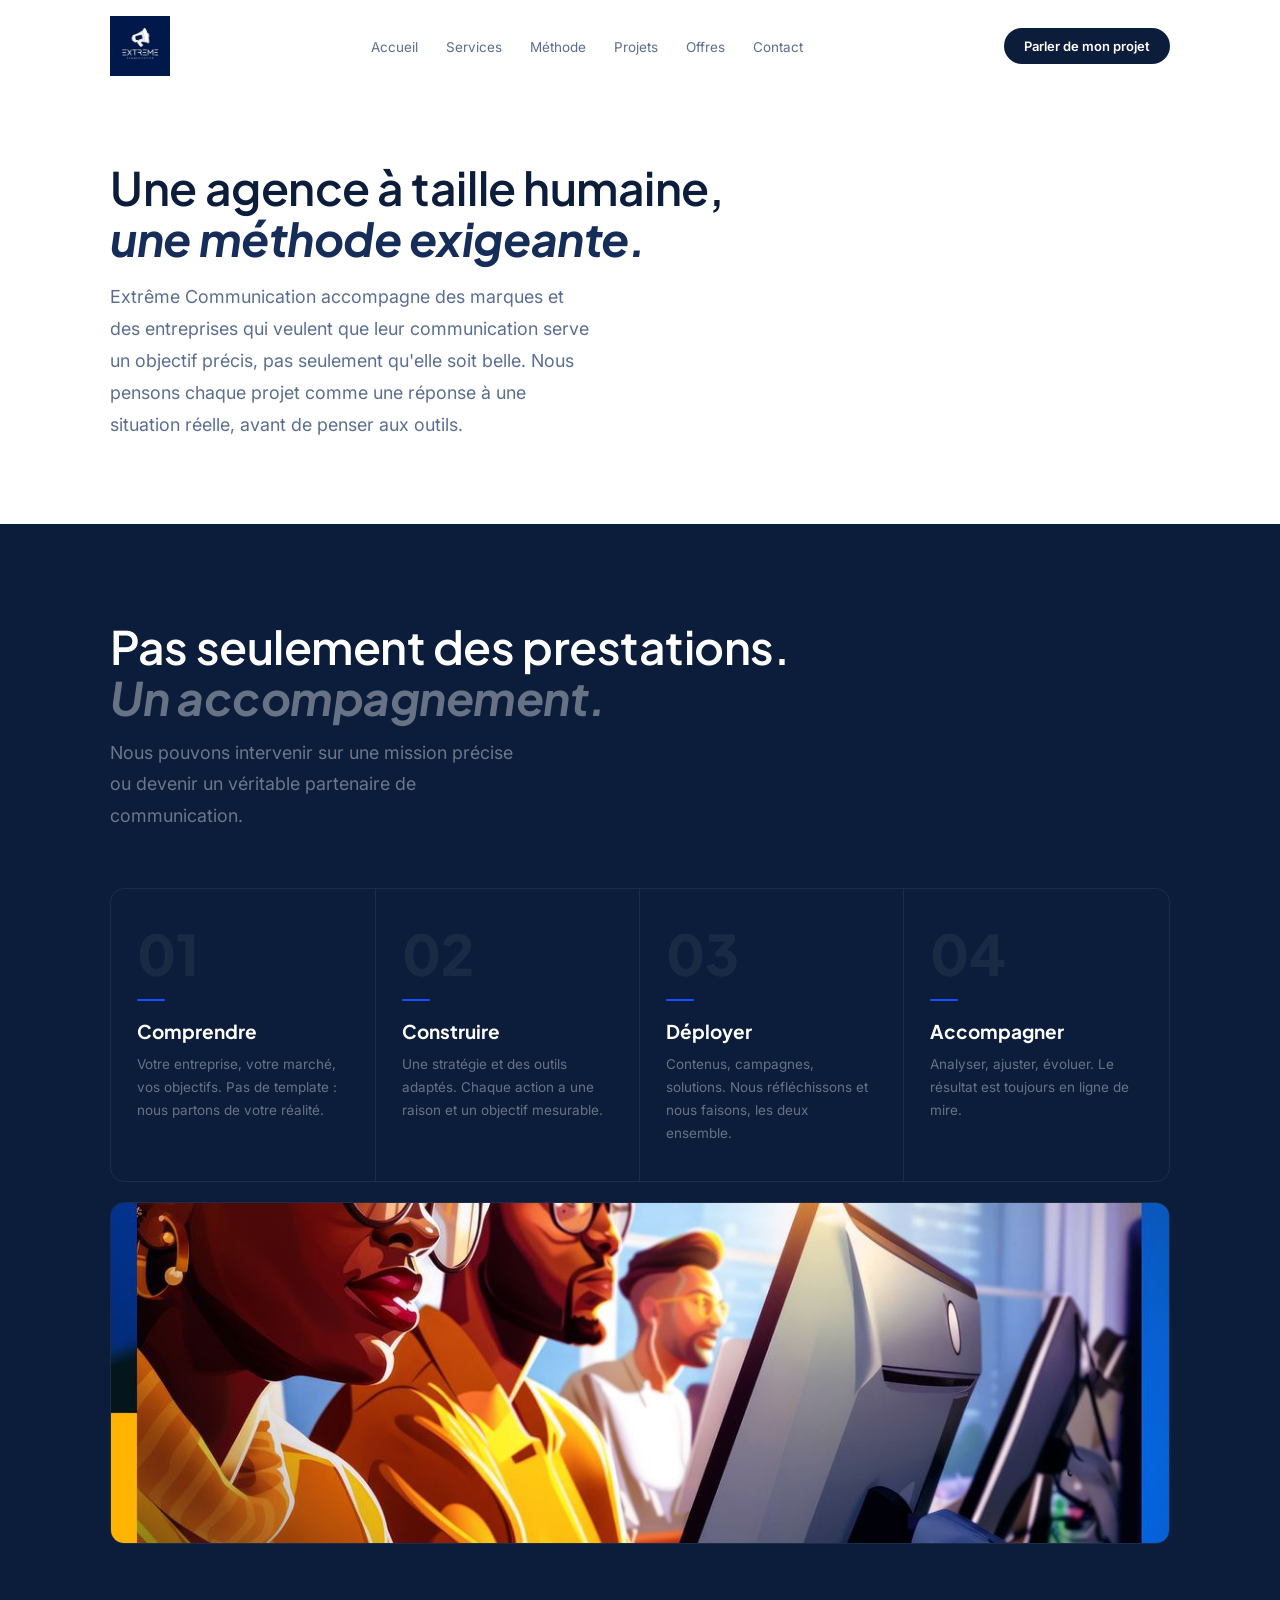
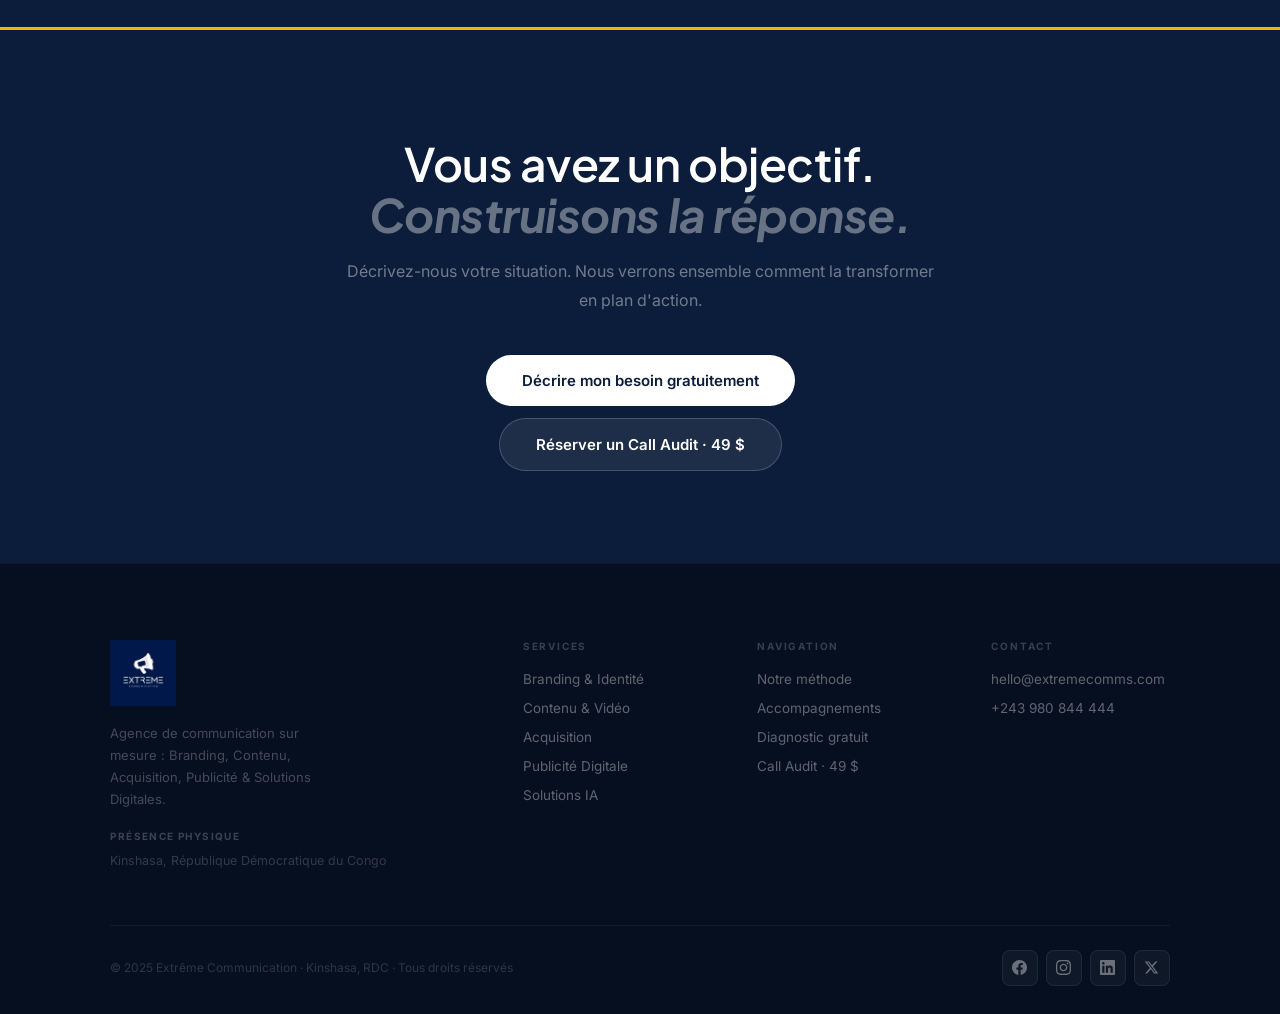
<file: a-propos.html>
<!DOCTYPE html>
<html lang="fr">
<head>
<meta charset="UTF-8">
<meta name="viewport" content="width=device-width, initial-scale=1.0">
<title>À propos · Extrême Communication</title>
<meta name="description" content="Extrême Communication : une agence de communication sur mesure basée à Kinshasa. Notre approche, notre méthode en 4 étapes.">
<link rel="canonical" href="https://www.extremecomms.com/a-propos.html">
<meta property="og:title" content="À propos · Extrême Communication">
<meta property="og:description" content="Extrême Communication : une agence de communication sur mesure basée à Kinshasa. Notre approche, notre méthode en 4 étapes.">
<meta property="og:url" content="https://www.extremecomms.com/a-propos.html">
<meta property="og:type" content="website">
<link rel="icon" href="[data-uri]">
<link rel="preconnect" href="https://fonts.googleapis.com">
<link href="https://fonts.googleapis.com/css2?family=Plus+Jakarta+Sans:wght@300;400;500;600;700;800&family=Inter:wght@300;400;500;600&display=swap" rel="stylesheet">
<link rel="preconnect" href="https://api.fontshare.com">
<link href="https://api.fontshare.com/v2/css?f[]=clash-display@400,500,600,700&display=swap" rel="stylesheet">
<style>
*,*::before,*::after{margin:0;padding:0;box-sizing:border-box}
html{scroll-behavior:smooth;font-size:16px}
:root{
  --ink:#0B1D3A;
  --ink2:#152D58;
  --blue:#1A4FFF;
  --blue-lt:#EBF1FF;
  --yellow:#F4B400;
  --yellow-dark:#9A6B00;
  --white:#FFFFFF;
  --off:#F6F8FD;
  --bd:#DFE6F4;
  --muted:#5B6E92;
  --faint:#9BAAC4;
  --display:'Plus Jakarta Sans',system-ui,sans-serif;
  --clash:'Clash Display','Plus Jakarta Sans',system-ui,sans-serif;
  --body:'Inter',system-ui,sans-serif;
  --gx:clamp(20px,5.5vw,80px);
  --nav-h:clamp(72px,9vw,92px);
}
body{font-family:var(--body);background:var(--white);color:var(--ink);-webkit-font-smoothing:antialiased;overflow-x:hidden}
img{display:block;max-width:100%}
a{color:inherit;text-decoration:none}
::selection{background:var(--ink);color:#fff}

/* ── TYPOGRAPHY ── */
.d-xl{
  font-family:var(--clash);
  font-size:clamp(38px,6.6vw,84px);
  font-weight:600;
  line-height:1.02;
  letter-spacing:-0.02em;
  color:var(--ink);
}
.d-xl em{font-style:normal;color:var(--blue)}
.d-lg{
  font-family:var(--clash);
  font-size:clamp(28px,3.6vw,48px);
  font-weight:600;
  line-height:1.1;
  letter-spacing:-0.01em;
  color:var(--ink);
}
.d-lg em{font-style:italic;font-weight:700;color:var(--ink2)}
.d-md{font-family:var(--display);font-size:clamp(22px,2.5vw,32px);font-weight:700;line-height:1.15;letter-spacing:-0.02em;color:var(--ink)}
.eyebrow{font-family:var(--body);font-size:11px;font-weight:600;letter-spacing:.2em;text-transform:uppercase;color:var(--faint)}
.eyebrow-b{color:var(--blue)}
.lead{font-size:clamp(15px,1.4vw,18px);line-height:1.78;color:var(--muted)}
.copy{font-size:14px;line-height:1.72;color:var(--muted)}

/* ── LAYOUT ── */
.w{max-width:1200px;margin:0 auto;padding:0 var(--gx)}
.sec{padding:clamp(52px,6.5vw,88px) 0}
.first-sec{padding-top:calc(var(--nav-h) + clamp(32px,5vw,56px)) !important}
.sec-sm{padding:clamp(36px,4.2vw,56px) 0}

/* ── BUTTONS ── */
.btn{
  display:inline-flex;align-items:center;gap:10px;
  padding:13px 26px;border-radius:100px;border:none;
  font-family:var(--body);font-size:14px;font-weight:600;
  cursor:pointer;transition:all .3s cubic-bezier(.16,1,.3,1);white-space:nowrap;
}
.btn:active{transform:scale(.96)}
.btn svg{width:15px;height:15px;flex-shrink:0;transition:transform .3s cubic-bezier(.16,1,.3,1);stroke:currentColor;fill:none;stroke-width:1.8;stroke-linecap:round;stroke-linejoin:round}
.btn:hover svg{transform:translate(2px,-2px)}
.btn-ink{background:var(--ink);color:#fff}
.btn-ink:hover{background:var(--ink2);box-shadow:0 8px 24px rgba(11,29,58,.24);transform:translateY(-1px)}
.btn-bd{background:transparent;color:var(--ink);border:1.5px solid var(--bd)}
.btn-bd:hover{border-color:var(--ink)}
.btn-blue{background:var(--blue);color:#fff}
.btn-blue:hover{opacity:.88;box-shadow:0 8px 24px rgba(26,79,255,.3);transform:translateY(-1px)}
.btn-w{background:#fff;color:var(--ink)}
.btn-w:hover{background:var(--blue-lt)}
.btn-ghost{background:rgba(255,255,255,.08);color:#fff;border:1.5px solid rgba(255,255,255,.18)}
.btn-ghost:hover{background:rgba(255,255,255,.16)}
.btn-full{width:100%;justify-content:center}
.btn-lg{padding:16px 36px;font-size:15px}

/* ── NAV ── */
#nav{
  position:fixed;top:0;left:0;right:0;z-index:300;
  height:var(--nav-h);background:rgba(255,255,255,.95);
  backdrop-filter:blur(18px);
  border-bottom:1px solid transparent;
  transition:border-color .3s,box-shadow .3s;
}
#nav.on{border-color:var(--bd);box-shadow:0 2px 20px rgba(11,29,58,.06)}
.nav-in{display:flex;align-items:center;justify-content:space-between;height:var(--nav-h)}
.nav-logo{display:flex;align-items:center}
.nav-logo img{height:clamp(40px,5.4vw,60px);width:auto;object-fit:contain;transition:height .3s}
.nav-links{display:flex;gap:28px;list-style:none}
.nav-links a{font-size:13.5px;font-weight:400;color:var(--muted);transition:color .18s}
.nav-links a:hover{color:var(--ink)}
.nav-r{display:flex;align-items:center;gap:10px}
.lang-sw{display:flex;align-items:center;border:1.5px solid var(--bd);border-radius:100px;padding:3px;gap:2px}
.lang-btn{font-size:11.5px;font-weight:700;letter-spacing:.03em;color:var(--muted);background:none;border:none;padding:5px 11px;border-radius:100px;cursor:pointer;transition:all .25s cubic-bezier(.16,1,.3,1)}
.lang-btn.active{background:var(--ink);color:#fff}
.lang-btn:not(.active):hover{color:var(--ink)}
.lang-sw-mm{align-self:flex-start;margin:4px 0 20px}
.lang-sw-mm .lang-btn{font-size:13px;padding:8px 16px}
.nav-pill{
  font-size:13px;font-weight:500;color:var(--blue);
  padding:7px 16px;border-radius:100px;
  border:1.5px solid rgba(26,79,255,.2);transition:all .2s;
}
.nav-pill:hover{background:rgba(26,79,255,.06);border-color:var(--blue)}
.nav-cta{padding:10px 20px;font-size:13px}

/* Hamburger */
.hbg{display:none;background:none;border:none;cursor:pointer;padding:5px;line-height:0}
.hbg svg{display:block;width:24px;height:24px}

/* ── MOBILE MENU ── */
#mm{
  display:none;position:fixed;top:var(--nav-h);left:0;right:0;bottom:0;
  background:#fff;z-index:299;
  padding:28px var(--gx) 40px;
  flex-direction:column;overflow-y:auto;
}
#mm.open{display:flex}
.mm-links{display:flex;flex-direction:column;gap:0;margin-bottom:36px}
.mm-links a{
  display:block;padding:17px 0;
  border-bottom:1px solid var(--bd);
  font-family:var(--display);font-size:20px;font-weight:700;color:var(--ink);
  transition:color .18s;
}
.mm-links a:hover{color:var(--blue)}
.mm-btns{display:flex;flex-direction:column;gap:12px}

/* ── HERO ── */
#hero{
  padding-top:var(--nav-h);background:var(--white);
  min-height:100vh;display:flex;align-items:center;
  position:relative;overflow:hidden;
}
section,footer{scroll-margin-top:var(--nav-h)}

.hero-inner-2col{
  display:grid;grid-template-columns:1fr .85fr;
  gap:clamp(32px,5vw,72px);align-items:center;
  padding:clamp(32px,5.5vw,72px) 0;
  position:relative;z-index:1;
}
.hero-title{margin-bottom:18px}
.hero-sub{max-width:520px;margin-bottom:28px}
.hero-btns{display:flex;align-items:center;gap:26px;flex-wrap:wrap}
.hero-photo{
  position:relative;border-radius:18px;overflow:hidden;aspect-ratio:4/5;max-height:560px;
  box-shadow:0 0 0 rgba(11,29,58,0);
  animation:heroPhotoIn 1.2s cubic-bezier(.16,1,.3,1) both,heroPhotoShadow 1.4s ease both;
  animation-delay:.15s,.3s;
}
.hero-photo img{width:100%;height:100%;object-fit:cover;display:block;animation:heroPhotoZoom 1.8s cubic-bezier(.16,1,.3,1) both;animation-delay:.15s}
.hero-photo::after{
  content:'';position:absolute;inset:0;pointer-events:none;
  background:linear-gradient(200deg,rgba(26,79,255,.28),rgba(11,29,58,0) 45%);
  opacity:0;animation:heroPhotoGlow 1.6s ease both;animation-delay:.5s;
}
@keyframes heroPhotoIn{from{opacity:0;transform:translateY(28px) scale(.95) rotate(-1.2deg)}to{opacity:1;transform:translateY(0) scale(1) rotate(0)}}
@keyframes heroPhotoZoom{from{transform:scale(1.15)}to{transform:scale(1)}}
@keyframes heroPhotoShadow{from{box-shadow:0 0 0 rgba(11,29,58,0)}to{box-shadow:0 30px 60px -20px rgba(11,29,58,.35)}}
@keyframes heroPhotoGlow{from{opacity:0}to{opacity:1}}

/* ── CLIENTS ── */
#clients{background:var(--off);border-top:1px solid var(--bd);border-bottom:1px solid var(--bd)}
.cl-inner{display:flex;flex-direction:column;align-items:center;gap:36px}
.cl-row{
  display:grid;grid-template-columns:repeat(4,1fr);gap:20px;width:100%;
}
.cl-item{
  background:#fff;border:1.5px solid var(--bd);border-radius:16px;
  display:flex;align-items:center;justify-content:center;
  height:132px;padding:26px;transition:border-color .25s,box-shadow .25s,transform .25s;
  min-width:0;
}
.cl-item:hover{border-color:var(--yellow);box-shadow:0 10px 30px rgba(11,29,58,.08);transform:translateY(-3px)}
.cl-item img{max-height:82px;max-width:100%;width:auto;object-fit:contain;filter:grayscale(100%);opacity:.75;transition:transform .4s cubic-bezier(.16,1,.3,1),filter .35s ease,opacity .35s ease}
.cl-item:hover img{transform:scale(1.08);filter:grayscale(0%);opacity:1}

/* ── PROBLEM ── */
.prob-layout{display:grid;grid-template-columns:1fr 1fr;gap:clamp(40px,5vw,72px);align-items:start}
.prob-head{position:sticky;top:88px}
.prob-lead{margin-top:20px;max-width:420px}
.prob-line{width:40px;height:2px;background:var(--blue);border-radius:1px;margin:28px 0}
.prob-quote{font-family:var(--display);font-size:clamp(17px,1.8vw,22px);font-weight:700;font-style:italic;color:var(--ink);line-height:1.35}
.prob-cards{display:flex;flex-direction:column;gap:14px}
.pc{
  padding:28px;border:1.5px solid var(--bd);border-radius:14px;
  transition:all .25s;position:relative;overflow:hidden;
}
.pc::before{content:'';position:absolute;top:0;left:0;width:3px;height:0;background:var(--blue);border-radius:2px;transition:height .3s}
.pc:hover{border-color:rgba(26,79,255,.22);transform:translateY(-2px);box-shadow:0 10px 36px rgba(11,29,58,.07)}
.pc:hover::before{height:100%}
.pc-icon{display:flex;align-items:center;justify-content:center;width:40px;height:40px;border-radius:10px;background:var(--blue-lt);margin-bottom:16px}
.pc-icon svg{width:20px;height:20px;stroke:var(--blue);fill:none;stroke-width:1.8;stroke-linecap:round;stroke-linejoin:round}
.pc-title{font-family:var(--display);font-size:16px;font-weight:700;color:var(--ink);margin-bottom:8px}
.prob-cta{margin-top:44px;text-align:center}

/* ── APPROACH ── */
#methode{background:var(--ink)}
.ap-head{margin-bottom:56px}
.ap-head .eyebrow{color:rgba(255,255,255,.3)}
.ap-title{color:#fff;margin-top:14px}
.ap-title em{color:rgba(255,255,255,.38)}
.ap-sub{color:rgba(255,255,255,.4);margin-top:14px;max-width:420px}
.ap-grid{
  display:grid;grid-template-columns:repeat(4,1fr);
  border:1px solid rgba(255,255,255,.07);border-radius:14px;overflow:hidden;
}
.ap-step{padding:36px 26px;border-right:1px solid rgba(255,255,255,.07);transition:background .22s}
.ap-step:last-child{border-right:none}
.ap-step:hover{background:rgba(255,255,255,.03)}
.ap-n{font-family:var(--display);font-size:56px;font-weight:800;color:rgba(255,255,255,.06);line-height:1;margin-bottom:18px}
.ap-dash{width:28px;height:2px;background:var(--blue);border-radius:1px;margin-bottom:18px}
.ap-name{font-family:var(--display);font-size:19px;font-weight:700;color:#fff;margin-bottom:10px}
.ap-copy{font-size:13.5px;line-height:1.7;color:rgba(255,255,255,.38)}
.ap-photo{position:relative;margin-top:20px;border-radius:14px;overflow:hidden;border:1px solid rgba(255,255,255,.07)}
.ap-photo img{width:100%;max-height:340px;object-fit:cover;display:block;transition:transform .6s cubic-bezier(.16,1,.3,1)}
.ap-photo:hover img{transform:scale(1.06)}

/* ── ABOUT ── */
.about-grid{display:block}
.about-text{max-width:640px}
.about-photos{display:block}
.about-photo{border-radius:14px;overflow:hidden;background:var(--off);height:100%;min-height:360px}
.about-photo img{width:100%;height:100%;object-fit:cover;display:block;transition:transform .5s}
.about-photo:hover img{transform:scale(1.05)}

/* ── EXPERTISE ── */
.exp-head{margin-bottom:56px}
.exp-list{display:flex;flex-direction:column}
.ei{
  display:grid;grid-template-columns:200px 1fr;
  gap:40px;align-items:start;
  padding:36px 32px;margin:0 -32px;border-top:1.5px solid var(--bd);
  border-radius:14px;
  transition:background .25s;
}
.ei:last-child{border-bottom:1.5px solid var(--bd)}
.ei:hover{background:var(--ink)}
.ei:hover .ei-icon svg{stroke:var(--yellow)}
.ei:hover .ei-name{color:#fff}
.ei:hover .ei-pitch{color:rgba(255,255,255,.55)}
.ei:hover .ei-tag{color:rgba(255,255,255,.7);border-color:rgba(255,255,255,.18);background:rgba(255,255,255,.06)}
.ei-icon{width:40px;height:40px;display:flex;align-items:center;justify-content:center;margin-bottom:14px;margin-left:-2px}
.ei-icon svg{width:30px;height:30px;stroke:var(--blue);fill:none;stroke-width:1.5;stroke-linecap:round;stroke-linejoin:round;transition:stroke .25s}
.ei-name{font-family:var(--display);font-size:20px;font-weight:700;color:var(--ink);transition:color .25s}
.ei-pitch{font-size:14.5px;line-height:1.72;color:var(--muted);margin-bottom:16px;max-width:440px;transition:color .25s}
.ei-tags{display:flex;flex-wrap:wrap;gap:7px}
.ei-tag{font-size:12px;color:var(--muted);padding:4px 12px;border-radius:100px;background:var(--off);border:1px solid var(--bd);transition:all .25s}
.ei-photo{grid-template-columns:200px 1fr 96px}
.ei-thumb{width:96px;height:96px;border-radius:12px;overflow:hidden;flex-shrink:0;align-self:center}
.ei-thumb img{width:100%;height:100%;object-fit:cover;transition:transform .5s}
.ei:hover .ei-thumb img{transform:scale(1.06)}

/* ── EXPLORE (index bridge cards) ── */
.explore-grid{display:grid;grid-template-columns:repeat(3,1fr);gap:16px}
.explore-card{
  display:flex;flex-direction:column;gap:14px;
  padding:32px 28px;border:1.5px solid var(--bd);border-radius:14px;
  background:#fff;transition:all .3s cubic-bezier(.16,1,.3,1);
  min-width:0;
}
.explore-card:hover{border-color:var(--ink);transform:translateY(-3px);box-shadow:0 12px 36px rgba(11,29,58,.08)}
.explore-eyebrow{font-size:11px;font-weight:700;letter-spacing:.14em;text-transform:uppercase;color:var(--blue)}
.explore-title{font-family:var(--display);font-size:19px;font-weight:700;color:var(--ink);line-height:1.35}
.explore-link{font-size:13.5px;font-weight:600;color:var(--ink);margin-top:auto;padding-top:6px;border-top:1px solid var(--bd)}

/* ── OFFERS ── */
#offers{background:var(--off)}
.off-head{margin-bottom:52px}
.off-head-grid{display:grid;grid-template-columns:1.3fr 1fr;gap:48px;align-items:center;margin-bottom:52px}
.off-head-grid .off-head{margin-bottom:0}
.off-photo{position:relative;border-radius:16px;overflow:hidden;height:220px}
.off-photo img{width:100%;height:100%;object-fit:cover;transition:transform .6s cubic-bezier(.16,1,.3,1)}
.off-photo:hover img{transform:scale(1.07)}
.off-photo::after{content:'';position:absolute;bottom:14px;left:14px;width:32px;height:32px;border-bottom:3px solid var(--yellow);border-left:3px solid var(--yellow)}
.off-grid{display:grid;grid-template-columns:repeat(3,1fr);gap:16px}
.off-card{
  padding:36px 28px;border:1.5px solid var(--bd);border-radius:14px;
  background:#fff;display:flex;flex-direction:column;transition:all .22s;
  min-width:0;
}
.off-card.feat{background:var(--ink);border-color:var(--ink)}
.off-card.feat:hover{transform:translateY(-3px);box-shadow:0 16px 40px rgba(0,0,0,.28)}
.off-card:not(.feat):hover{border-color:var(--ink);transform:translateY(-3px);box-shadow:0 12px 36px rgba(11,29,58,.08)}
.off-pill{font-size:10px;font-weight:700;letter-spacing:.18em;text-transform:uppercase;color:var(--blue);margin-bottom:16px}
.off-card.feat .off-pill{color:var(--yellow)}
.off-name{font-family:var(--display);font-size:26px;font-weight:800;color:var(--ink);margin-bottom:12px}
.off-card.feat .off-name{color:#fff}
.off-desc{font-size:14px;line-height:1.72;color:var(--muted);margin-bottom:24px;flex:1}
.off-card.feat .off-desc{color:rgba(255,255,255,.42)}
.off-features{display:flex;flex-direction:column;gap:9px;margin-bottom:30px}
.off-f{display:flex;align-items:center;gap:9px;font-size:13px;color:var(--muted)}
.off-card.feat .off-f{color:rgba(255,255,255,.48)}
.off-f svg{width:14px;height:14px;stroke:var(--blue);fill:none;stroke-width:2.2;stroke-linecap:round;stroke-linejoin:round;flex-shrink:0}
.off-card.feat .off-f svg{stroke:rgba(255,255,255,.3)}

/* ── DIAGNOSTIC ── */
.diag-grid{display:grid;grid-template-columns:1fr 1.1fr;gap:clamp(40px,6vw,80px);align-items:start}
.diag-l .eyebrow{margin-bottom:16px}
.diag-sub{margin-top:16px;max-width:380px}
.diag-photo{border-radius:14px;overflow:hidden;margin-top:26px;max-width:380px;height:160px}
.diag-photo img{width:100%;height:100%;object-fit:cover;transition:transform .6s cubic-bezier(.16,1,.3,1)}
.diag-photo:hover img{transform:scale(1.07)}
.diag-perks{display:flex;flex-direction:column;margin:28px 0}
.dp{display:flex;align-items:center;gap:12px;padding:14px 0;border-bottom:1px solid var(--bd);font-size:14px;color:var(--muted)}
.dp:first-child{border-top:1px solid var(--bd)}
.dp svg{width:18px;height:18px;stroke:var(--blue);fill:none;stroke-width:1.8;stroke-linecap:round;stroke-linejoin:round;flex-shrink:0}
.audit-box{background:var(--off);border:1.5px solid var(--bd);border-radius:14px;padding:24px}
.audit-banner-inner{max-width:480px;margin:0 auto}
.audit-banner-inner .audit-box{background:#fff;border-color:#fff;box-shadow:0 20px 50px rgba(0,0,0,.25)}
.audit-pill{font-size:10px;font-weight:700;letter-spacing:.16em;text-transform:uppercase;color:var(--blue);margin-bottom:10px}
.audit-h{font-family:var(--display);font-size:19px;font-weight:700;color:var(--ink);margin-bottom:6px}
.audit-price{font-family:var(--display);font-size:38px;font-weight:800;color:var(--ink);line-height:1;margin-bottom:14px}
.audit-price small{font-size:16px;font-weight:400;color:var(--muted)}
.audit-fs{display:flex;flex-direction:column;gap:8px;margin-bottom:20px}
.audit-f{display:flex;align-items:center;gap:8px;font-size:13px;color:var(--muted)}
.audit-f svg{width:14px;height:14px;stroke:var(--blue);fill:none;stroke-width:2.2;stroke-linecap:round;stroke-linejoin:round;flex-shrink:0}

/* Form */
.form-box{background:#fff;border:1.5px solid var(--bd);border-radius:14px;padding:40px}
.form-title{font-family:var(--display);font-size:22px;font-weight:700;color:var(--ink);margin-bottom:4px}
.form-sub{font-size:13.5px;color:var(--muted);margin-bottom:28px}
.fg{margin-bottom:14px}
.fg label{display:block;font-size:10.5px;font-weight:600;letter-spacing:.1em;text-transform:uppercase;color:var(--muted);margin-bottom:6px}
.fg input,.fg select,.fg textarea{
  width:100%;padding:12px 14px;border:1.5px solid var(--bd);border-radius:8px;
  font-family:var(--body);font-size:14px;color:var(--ink);background:var(--off);
  outline:none;transition:border-color .2s,background .2s;-webkit-appearance:none;
}
.fg input:focus,.fg select:focus,.fg textarea:focus{border-color:var(--blue);background:#fff}
.fg input::placeholder,.fg textarea::placeholder{color:var(--faint)}
.fg select{cursor:pointer;color:var(--muted)}
.fg select option{background:#fff;color:var(--ink)}
.fg textarea{height:96px;resize:none}
.fg2{display:grid;grid-template-columns:1fr 1fr;gap:12px}
.fg-ck{display:flex;align-items:flex-start;gap:10px;margin:14px 0}
.fg-ck input[type=checkbox]{width:auto;accent-color:var(--blue);margin-top:3px;flex-shrink:0;cursor:pointer}
.fg-ck label{font-size:13px;color:var(--muted);text-transform:none;letter-spacing:0;font-weight:400;cursor:pointer}
.btn-sub{
  width:100%;padding:15px;background:var(--ink);color:#fff;
  border:none;border-radius:100px;
  font-family:var(--body);font-size:15px;font-weight:600;
  cursor:pointer;transition:all .22s;
}
.btn-sub:hover{background:var(--blue);box-shadow:0 8px 24px rgba(26,79,255,.3)}

/* ── CALL AUDIT MODAL ── */
.audit-modal{
  display:none;position:fixed;inset:0;z-index:500;
  background:rgba(11,29,58,.55);backdrop-filter:blur(4px);
  align-items:flex-start;justify-content:center;
  padding:min(8vh,64px) 20px 40px;overflow-y:auto;
}
.audit-modal.open{display:flex}
.audit-modal-box{
  background:#fff;border-radius:18px;padding:40px;max-width:600px;width:100%;
  position:relative;box-shadow:0 30px 80px rgba(11,29,58,.3);
}
.audit-modal-close{
  position:absolute;top:18px;right:18px;width:34px;height:34px;border-radius:50%;
  border:1.5px solid var(--bd);background:none;display:flex;align-items:center;justify-content:center;
  cursor:pointer;transition:all .2s;
}
.audit-modal-close svg{width:15px;height:15px;stroke:var(--muted);fill:none;stroke-width:2;stroke-linecap:round}
.audit-modal-close:hover{background:var(--ink);border-color:var(--ink)}
.audit-modal-close:hover svg{stroke:#fff}
.audit-modal-pill{font-size:10px;font-weight:700;letter-spacing:.16em;text-transform:uppercase;color:var(--blue);margin-bottom:12px}
.audit-modal-title{font-family:var(--display);font-size:23px;font-weight:700;color:var(--ink);margin-bottom:8px}
.audit-modal-sub{font-size:13.5px;color:var(--muted);line-height:1.55;margin-bottom:26px;max-width:460px}
@media(max-width:640px){
  .audit-modal-box{padding:28px 22px}
  .audit-modal .fg2{grid-template-columns:1fr}
}

/* ── CTA FINAL ── */
#cta{background:var(--ink);text-align:center;padding:clamp(60px,7.5vw,92px) 0;position:relative;overflow:hidden;border-top:3px solid var(--yellow)}
.cta-in{position:relative;z-index:1;max-width:600px;margin:0 auto}
#cta .eyebrow{color:rgba(255,255,255,.28);margin-bottom:22px}
.cta-title{color:#fff;margin-bottom:18px}
.cta-title em{color:rgba(255,255,255,.38)}
.cta-sub{color:rgba(255,255,255,.42);font-size:16px;line-height:1.8;margin-bottom:40px}
.cta-btns{display:flex;gap:12px;justify-content:center;flex-wrap:wrap}

/* ── FOOTER ── */
footer{background:#060F1F;padding:clamp(52px,7vw,76px) 0 28px;border-top:1px solid rgba(255,255,255,.04)}
.ft{display:grid;grid-template-columns:2fr 1fr 1fr 1fr;gap:clamp(28px,5vw,56px);margin-bottom:52px}
.ft-logo img{height:clamp(48px,6vw,66px);width:auto;object-fit:contain;margin-bottom:16px}
.ft-tag{font-size:13px;color:rgba(255,255,255,.25);line-height:1.7;max-width:230px;margin-bottom:20px}
.ft-addr strong{font-size:10px;font-weight:700;letter-spacing:.14em;text-transform:uppercase;color:rgba(255,255,255,.22);display:block;margin-bottom:7px}
.ft-addr p{font-size:12.5px;color:rgba(255,255,255,.18);line-height:1.85}
.ft-col h5{font-size:10px;font-weight:700;letter-spacing:.18em;text-transform:uppercase;color:rgba(255,255,255,.2);margin-bottom:16px}
.ft-col ul{list-style:none;display:flex;flex-direction:column;gap:9px}
.ft-col ul li a{font-size:13.5px;color:rgba(255,255,255,.36);transition:color .18s}
.ft-col ul li a:hover{color:#fff}
.ft-btm{display:flex;justify-content:space-between;align-items:center;padding-top:24px;border-top:1px solid rgba(255,255,255,.05);flex-wrap:wrap;gap:14px}
.ft-copy{font-size:12px;color:rgba(255,255,255,.16)}
.ft-soc{display:flex;gap:8px}
.soc{
  width:36px;height:36px;border-radius:8px;
  background:rgba(255,255,255,.04);border:1px solid rgba(255,255,255,.07);
  display:flex;align-items:center;justify-content:center;transition:all .22s;
}
.soc:hover{background:var(--blue);border-color:var(--blue)}
.soc svg{width:15px;height:15px;fill:rgba(255,255,255,.38);transition:fill .2s}
.soc:hover svg{fill:#fff}

/* ── REVEAL ANIMATION ── */
.rv{opacity:0;transform:translateY(20px);transition:opacity .7s cubic-bezier(.16,1,.3,1),transform .7s cubic-bezier(.16,1,.3,1)}
.rv.in{opacity:1;transform:none}
.rg>*{opacity:0;transform:translateY(18px);transition:opacity .65s cubic-bezier(.16,1,.3,1),transform .65s cubic-bezier(.16,1,.3,1)}
.rg.in>*:nth-child(1){opacity:1;transform:none;transition-delay:0ms}
.rg.in>*:nth-child(2){opacity:1;transform:none;transition-delay:70ms}
.rg.in>*:nth-child(3){opacity:1;transform:none;transition-delay:140ms}
.rg.in>*:nth-child(4){opacity:1;transform:none;transition-delay:210ms}
.rg.in>*:nth-child(5){opacity:1;transform:none;transition-delay:280ms}
.rg.in>*:nth-child(6){opacity:1;transform:none;transition-delay:350ms}
.rg.in>*:nth-child(7){opacity:1;transform:none;transition-delay:420ms}

/* ── RESPONSIVE ── */
@media(max-width:1040px){
  .nav-links,.nav-pill,.nav-cta,.nav-r .lang-sw{display:none}
  .hbg{display:flex;align-items:center;justify-content:center}
  .hero-sub{max-width:100%}
  .prob-layout{grid-template-columns:1fr}
  .about-grid{grid-template-columns:1fr;gap:32px}
  .about-photos{order:-1}
  .about-photo{min-height:240px}
  .prob-head{position:static}
  .ei{grid-template-columns:1fr;gap:14px;margin:0;padding:28px 0}
  .ei-thumb{display:none}
  .ei-arr{display:none}
  .off-grid{grid-template-columns:1fr}
  .off-head-grid{grid-template-columns:1fr;gap:24px}
  .off-photo{height:180px}
  .diag-grid{grid-template-columns:1fr;gap:44px}
  .ft{grid-template-columns:1fr 1fr;gap:32px}
  .ap-grid{grid-template-columns:1fr 1fr}
  .ap-step{border-bottom:1px solid rgba(255,255,255,.07)}
  .cl-row{grid-template-columns:repeat(3,1fr)}
  .explore-grid{grid-template-columns:1fr}
}
@media(max-width:640px){
  :root{--gx:18px}
  .btn{width:100%}
  .hero-btns{flex-direction:column}
  .hero-inner-2col{grid-template-columns:1fr;gap:32px}
  .hero-photo{aspect-ratio:16/10;max-height:320px;order:-1}
  .hero-btns .btn{justify-content:center}
  .prob-cards{gap:10px}
  .ap-grid{grid-template-columns:1fr}
  .ap-step:last-child{border-bottom:none}
  .cl-row{grid-template-columns:repeat(2,1fr)}
  .cl-item{height:104px;padding:18px}
  .cl-item img{max-height:60px}
  .cl-item:nth-child(4n){border-right:1px solid var(--bd)}
  .cl-item:nth-child(3n){border-right:none}
  .ft{grid-template-columns:1fr}
  .ft-btm{flex-direction:column;text-align:center}
  .cta-btns{flex-direction:column;align-items:center}
  .fg2{grid-template-columns:1fr}
}

</style>
</head>
<body>
<nav id="nav">
  <div class="w nav-in">
    <a href="index.html" class="nav-logo"><img src="[data-uri]" alt="Extrême Communication"></a>
    <ul class="nav-links">
      <li><a href="index.html">Accueil</a></li>
      <li><a href="expertises.html">Services</a></li>
      <li><a href="a-propos.html#methode">Méthode</a></li>
      <li><a href="projets.html">Projets</a></li>
      <li><a href="offres.html">Offres</a></li>
      <li><a href="contact.html">Contact</a></li>
    </ul>
    <div class="nav-r">
      <a href="contact.html" class="btn btn-ink nav-cta">Parler de mon projet</a>
    </div>
    <button class="hbg" id="hbg" aria-label="Menu">
      <svg id="hico" viewBox="0 0 24 24" fill="none" stroke="#0B1D3A" stroke-width="1.6" stroke-linecap="round">
        <line x1="3" y1="7" x2="21" y2="7"/>
        <line x1="3" y1="12" x2="21" y2="12"/>
        <line x1="3" y1="17" x2="21" y2="17"/>
      </svg>
    </button>
  </div>
</nav>

<div id="mm">
  <nav class="mm-links">
    <a href="index.html">Accueil</a>
    <a href="expertises.html">Services</a>
    <a href="a-propos.html#methode">Notre méthode</a>
    <a href="projets.html">Nos projets</a>
    <a href="offres.html">Offres & Tarifs</a>
    <a href="contact.html">Démarrer un projet</a>
    <a href="#" onclick="event.preventDefault();closeMenu();openAudit()">Call Audit · 49 $</a>
  </nav>
  <div class="mm-btns">
    <a href="contact.html" class="btn btn-ink btn-full btn-lg">Parler de mon projet</a>
    <a href="contact.html" class="btn btn-bd btn-full btn-lg">Diagnostic gratuit</a>
  </div>
</div>

<!-- ═══ À PROPOS ═══ -->
<section id="about" class="sec first-sec">
  <div class="w">
    <div class="about-grid">
      <div class="about-text rv">
        <h1 class="d-lg" style="margin-top:14px" data-i18n-html="about.title">Une agence à taille humaine,<br><em>une méthode exigeante.</em></h1>
        <p class="lead" style="margin-top:18px;max-width:480px" data-i18n="about.p1">
          Extrême Communication accompagne des marques et des entreprises qui veulent que leur communication serve un objectif précis, pas seulement qu'elle soit belle. Nous pensons chaque projet comme une réponse à une situation réelle, avant de penser aux outils.
        </p>
      </div>
    </div>
  </div>
</section>

<!-- ═══ APPROACH ═══ -->
<section id="methode" class="sec">
  <div class="w">
    <div class="ap-head rv">
      <h2 class="d-lg ap-title" style="margin-top:14px" data-i18n-html="ap.title">Pas seulement des prestations.<br><em>Un accompagnement.</em></h2>
      <p class="ap-sub lead" data-i18n="ap.lead">Nous pouvons intervenir sur une mission précise ou devenir un véritable partenaire de communication.</p>
    </div>
    <div class="ap-grid rg">
      <div class="ap-step">
        <div class="ap-n">01</div>
        <div class="ap-dash"></div>
        <div class="ap-name">Comprendre</div>
        <p class="ap-copy">Votre entreprise, votre marché, vos objectifs. Pas de template : nous partons de votre réalité.</p>
      </div>
      <div class="ap-step">
        <div class="ap-n">02</div>
        <div class="ap-dash"></div>
        <div class="ap-name">Construire</div>
        <p class="ap-copy">Une stratégie et des outils adaptés. Chaque action a une raison et un objectif mesurable.</p>
      </div>
      <div class="ap-step">
        <div class="ap-n">03</div>
        <div class="ap-dash"></div>
        <div class="ap-name">Déployer</div>
        <p class="ap-copy">Contenus, campagnes, solutions. Nous réfléchissons et nous faisons, les deux ensemble.</p>
      </div>
      <div class="ap-step">
        <div class="ap-n">04</div>
        <div class="ap-dash"></div>
        <div class="ap-name">Accompagner</div>
        <p class="ap-copy">Analyser, ajuster, évoluer. Le résultat est toujours en ligne de mire.</p>
      </div>
    </div>
    <div class="ap-photo rv">
      <img src="[data-uri]" alt="L'équipe créative au travail">
          </div>
  </div>
</section>

<!-- ═══ CTA FINAL ═══ -->
<section id="cta">
  <div class="w">
    <div class="cta-in rv">
      <h2 class="d-lg cta-title" style="margin-top:16px" data-i18n-html="cta.title">Vous avez un objectif.<br><em>Construisons la réponse.</em></h2>
      <p class="cta-sub" data-i18n="cta.lead">Décrivez-nous votre situation. Nous verrons ensemble comment la transformer en plan d'action.</p>
      <div class="cta-btns">
        <a href="contact.html" class="btn btn-w btn-lg" data-i18n="cta.btn1">Décrire mon besoin gratuitement</a>
        <button type="button" class="btn btn-ghost btn-lg" onclick="openAudit()" data-i18n="cta.btn2">Réserver un Call Audit · 49 $</button>
      </div>
    </div>
  </div>
</section>


<footer>
  <div class="w">
    <div class="ft">
      <div>
        <div class="ft-logo"><img src="[data-uri]" alt="Extrême Communication"></div>
        <p class="ft-tag" data-i18n="ft.tag">Agence de communication sur mesure : Branding, Contenu, Acquisition, Publicité & Solutions Digitales.</p>
        <div class="ft-addr">
          <strong data-i18n="ft.addr">Présence physique</strong>
          <p>Kinshasa, République Démocratique du Congo</p>
        </div>
      </div>
      <div class="ft-col">
        <h5 data-i18n="ft.h.services">Services</h5>
        <ul>
          <li><a href="expertises.html#branding" data-i18n="ft.s1">Branding & Identité</a></li>
          <li><a href="expertises.html#contenu" data-i18n="ft.s2">Contenu & Vidéo</a></li>
          <li><a href="expertises.html#acquisition" data-i18n="ft.s3">Acquisition</a></li>
          <li><a href="expertises.html#publicite" data-i18n="ft.s4">Publicité Digitale</a></li>
          <li><a href="expertises.html#digital" data-i18n="ft.s5">Solutions IA</a></li>
        </ul>
      </div>
      <div class="ft-col">
        <h5 data-i18n="ft.h.nav">Navigation</h5>
        <ul>
          <li><a href="a-propos.html#methode" data-i18n="ft.n1">Notre méthode</a></li>
          <li><a href="offres.html" data-i18n="ft.n2">Accompagnements</a></li>
          <li><a href="contact.html" data-i18n="ft.n3">Diagnostic gratuit</a></li>
          <li><a href="#" onclick="event.preventDefault();openAudit()" data-i18n="ft.n4">Call Audit · 49 $</a></li>
        </ul>
      </div>
      <div class="ft-col">
        <h5 data-i18n="ft.h.contact">Contact</h5>
        <ul>
          <li><a href="mailto:hello@extremecomms.com">hello@extremecomms.com</a></li>
          <li><a href="tel:+243980844444">+243 980 844 444</a></li>
        </ul>
      </div>
    </div>
    <div class="ft-btm">
      <p class="ft-copy" data-i18n="ft.copy">© 2025 Extrême Communication · Kinshasa, RDC · Tous droits réservés</p>
      <div class="ft-soc">
        <a class="soc" href="https://www.facebook.com/share/1CQBUKB3ys/" target="_blank" rel="noopener" aria-label="Facebook">
          <svg viewBox="0 0 24 24"><path d="M24 12.073c0-6.627-5.373-12-12-12s-12 5.373-12 12c0 5.99 4.388 10.954 10.125 11.854v-8.385H7.078v-3.47h3.047V9.43c0-3.007 1.792-4.669 4.533-4.669 1.312 0 2.686.235 2.686.235v2.953H15.83c-1.491 0-1.956.925-1.956 1.874v2.25h3.328l-.532 3.47h-2.796v8.385C19.612 23.027 24 18.062 24 12.073z"/></svg>
        </a>
        <a class="soc" href="https://www.instagram.com/extreme_communication" target="_blank" rel="noopener" aria-label="Instagram">
          <svg viewBox="0 0 24 24"><path d="M12 2.163c3.204 0 3.584.012 4.85.07 3.252.148 4.771 1.691 4.919 4.919.058 1.265.069 1.645.069 4.849 0 3.205-.012 3.584-.069 4.849-.149 3.225-1.664 4.771-4.919 4.919-1.266.058-1.644.07-4.85.07-3.204 0-3.584-.012-4.849-.07-3.26-.149-4.771-1.699-4.919-4.92-.058-1.265-.07-1.644-.07-4.849 0-3.204.013-3.583.07-4.849.149-3.227 1.664-4.771 4.919-4.919 1.266-.057 1.645-.069 4.849-.069zm0-2.163c-3.259 0-3.667.014-4.947.072-4.358.2-6.78 2.618-6.98 6.98-.059 1.281-.073 1.689-.073 4.948 0 3.259.014 3.668.072 4.948.2 4.358 2.618 6.78 6.98 6.98 1.281.058 1.689.072 4.948.072 3.259 0 3.668-.014 4.948-.072 4.354-.2 6.782-2.618 6.979-6.98.059-1.28.073-1.689.073-4.948 0-3.259-.014-3.667-.072-4.947-.196-4.354-2.617-6.78-6.979-6.98-1.281-.059-1.69-.073-4.949-.073zm0 5.838c-3.403 0-6.162 2.759-6.162 6.162s2.759 6.163 6.162 6.163 6.162-2.759 6.162-6.163c0-3.403-2.759-6.162-6.162-6.162zm0 10.162c-2.209 0-4-1.79-4-4 0-2.209 1.791-4 4-4s4 1.791 4 4c0 2.21-1.791 4-4 4zm6.406-11.845c-.796 0-1.441.645-1.441 1.44s.645 1.44 1.441 1.44c.795 0 1.439-.645 1.439-1.44s-.644-1.44-1.439-1.44z"/></svg>
        </a>
        <a class="soc" href="https://www.linkedin.com/company/extreme-communication-pub/" target="_blank" rel="noopener" aria-label="LinkedIn">
          <svg viewBox="0 0 24 24"><path d="M20.447 20.452h-3.554v-5.569c0-1.328-.027-3.037-1.852-3.037-1.853 0-2.136 1.445-2.136 2.939v5.667H9.351V9h3.414v1.561h.046c.477-.9 1.637-1.85 3.37-1.85 3.601 0 4.267 2.37 4.267 5.455v6.286zM5.337 7.433c-1.144 0-2.063-.926-2.063-2.065 0-1.138.92-2.063 2.063-2.063 1.14 0 2.064.925 2.064 2.063 0 1.139-.925 2.065-2.064 2.065zm1.782 13.019H3.555V9h3.564v11.452zM22.225 0H1.771C.792 0 0 .774 0 1.729v20.542C0 23.227.792 24 1.771 24h20.451C23.2 24 24 23.227 24 22.271V1.729C24 .774 23.2 0 22.222 0h.003z"/></svg>
        </a>
        <a class="soc" href="https://x.com/Extreme_comm" target="_blank" rel="noopener" aria-label="X (Twitter)">
          <svg viewBox="0 0 24 24"><path d="M18.244 2.25h3.308l-7.227 8.26 8.502 11.24H16.17l-5.214-6.817L4.99 21.75H1.68l7.73-8.835L1.254 2.25H8.08l4.713 6.231zm-1.161 17.52h1.833L7.084 4.126H5.117z"/></svg>
        </a>
      </div>
    </div>
  </div>
</footer>

<div class="audit-modal" id="auditModal">
  <div class="audit-modal-box">
    <button type="button" class="audit-modal-close" onclick="closeAudit()" aria-label="Fermer">
      <svg viewBox="0 0 24 24"><line x1="6" y1="6" x2="18" y2="18"/><line x1="18" y1="6" x2="6" y2="18"/></svg>
    </button>
    <div class="audit-modal-pill">Call Audit Express · 49 $</div>
    <h3 class="audit-modal-title">Réserver mon Call Audit</h3>
    <p class="audit-modal-sub">30 minutes d'échange avec notre équipe. Choisissez une date et une heure, nous confirmons le créneau par email ou téléphone.</p>
    <form id="auditForm">
      <input type="hidden" name="_subject" value="Réservation Call Audit Express · 49$">
      <input type="hidden" name="Type de demande" value="Call Audit Express · 49$">
      <input type="hidden" name="_captcha" value="false">
      <input type="hidden" name="_template" value="table">
      <div class="fg2">
        <div class="fg"><label>Nom complet</label><input type="text" name="Nom" placeholder="Votre nom" required></div>
        <div class="fg"><label>Entreprise</label><input type="text" name="Entreprise" placeholder="Votre entreprise"></div>
      </div>
      <div class="fg2">
        <div class="fg"><label>Email</label><input type="email" name="Email" placeholder="votre@email.com" required></div>
        <div class="fg"><label>Téléphone</label><input type="tel" name="Téléphone" placeholder="+243 xxx xxx xxx" required></div>
      </div>
      <div class="fg2">
        <div class="fg"><label>Date souhaitée</label><input type="date" name="Date souhaitée" required></div>
        <div class="fg">
          <label>Heure souhaitée</label>
          <select name="Heure souhaitée" required>
            <option value="">Choisir...</option>
            <option>08:00</option><option>09:00</option><option>10:00</option>
            <option>11:00</option><option>12:00</option><option>13:00</option>
            <option>14:00</option><option>15:00</option><option>16:00</option>
            <option>17:00</option><option>18:00</option>
          </select>
        </div>
      </div>
      <div class="fg"><label>Votre problématique, en quelques mots</label><textarea name="Problématique" placeholder="Ce que vous voulez aborder pendant l'appel..." required></textarea></div>
      <button type="submit" class="btn-sub" id="auditSubmitBtn">Confirmer ma demande de Call Audit</button>
      <p id="auditMsg" style="font-size:12.5px;color:var(--muted);margin-top:12px;display:none"></p>
    </form>
  </div>
</div>


<script>
// ── NAV SCROLL
const nav=document.getElementById('nav');
window.addEventListener('scroll',()=>nav.classList.toggle('on',window.scrollY>36),{passive:true});

// ── MENU MOBILE
const hbg=document.getElementById('hbg');
const hico=document.getElementById('hico');
const mm=document.getElementById('mm');
let open=false;

function openMenu(){
  open=true;mm.style.display='flex';
  hico.innerHTML='<line x1="5" y1="5" x2="19" y2="19"/><line x1="19" y1="5" x2="5" y2="19"/>';
  document.body.style.overflow='hidden';
}
function closeMenu(){
  open=false;mm.style.display='none';
  hico.innerHTML='<line x1="3" y1="7" x2="21" y2="7"/><line x1="3" y1="12" x2="21" y2="12"/><line x1="3" y1="17" x2="21" y2="17"/>';
  document.body.style.overflow='';
}
hbg.addEventListener('click',()=>open?closeMenu():openMenu());
mm.querySelectorAll('a').forEach(a=>a.addEventListener('click',closeMenu));

// ── SMOOTH SCROLL
document.querySelectorAll('a[href^="#"]').forEach(a=>{
  a.addEventListener('click',e=>{
    const t=document.querySelector(a.getAttribute('href'));
    if(t){e.preventDefault();t.scrollIntoView({behavior:'smooth',block:'start'})}
  });
});

// ── REVEAL ON SCROLL
const io=new IntersectionObserver(entries=>{
  entries.forEach(e=>{
    if(e.isIntersecting){e.target.classList.add('in');io.unobserve(e.target)}
  });
},{threshold:.05,rootMargin:'0px 0px -40px 0px'});
document.querySelectorAll('.rv,.rg').forEach(el=>io.observe(el));
// Filet de sécurité : garantit que tout contenu s'affiche même si l'animation ne se déclenche pas
setTimeout(()=>{document.querySelectorAll('.rv,.rg').forEach(el=>el.classList.add('in'))},2500);

// ── FORM MODE (Diagnostic gratuit / Call Audit Express)
// ── FORM SUBMIT (envoi direct par email, sans ouvrir la messagerie)
const leadForm=document.getElementById('leadForm');
const formMsg=document.getElementById('formMsg');
if(leadForm){
leadForm.addEventListener('submit', function(e){
  e.preventDefault();
  const btn=document.getElementById('submitBtn');
  const orig=btn.textContent;
  btn.disabled=true;
  btn.textContent='Envoi en cours...';
  formMsg.style.display='none';

  const data=new FormData(leadForm);
  fetch('https://formsubmit.co/ajax/hello@extremecomms.com', {
    method:'POST',
    headers:{'Accept':'application/json'},
    body:data
  })
  .then(r=>r.json())
  .then(()=>{
    btn.textContent='Message envoyé';
    btn.style.background='#1a7f4f';
    formMsg.textContent='Merci, votre demande a bien été transmise. Nous revenons vers vous rapidement.';
    formMsg.style.display='block';
    leadForm.reset();
    setTimeout(()=>{btn.textContent=orig;btn.style.background='';btn.disabled=false},5000);
  })
  .catch(()=>{
    btn.textContent=orig;
    btn.disabled=false;
    formMsg.textContent='Une erreur est survenue. Vous pouvez nous écrire directement à hello@extremecomms.com.';
    formMsg.style.display='block';
  });
});
}

// ── CALL AUDIT MODAL (formulaire interactif séparé, avec date et heure)
const auditModal=document.getElementById('auditModal');
function openAudit(){
  if(auditModal){auditModal.classList.add('open');document.body.style.overflow='hidden';}
}
function closeAudit(){
  if(auditModal){auditModal.classList.remove('open');document.body.style.overflow='';}
}
if(auditModal){
  auditModal.addEventListener('click', function(e){ if(e.target===auditModal) closeAudit(); });
}
document.addEventListener('keydown', function(e){ if(e.key==='Escape') closeAudit(); });

const auditForm=document.getElementById('auditForm');
const auditMsg=document.getElementById('auditMsg');
if(auditForm){
auditForm.addEventListener('submit', function(e){
  e.preventDefault();
  const btn=document.getElementById('auditSubmitBtn');
  const orig=btn.textContent;
  btn.disabled=true;
  btn.textContent='Envoi en cours...';
  auditMsg.style.display='none';

  const data=new FormData(auditForm);
  fetch('https://formsubmit.co/ajax/hello@extremecomms.com', {
    method:'POST',
    headers:{'Accept':'application/json'},
    body:data
  })
  .then(r=>r.json())
  .then(()=>{
    btn.textContent='Demande envoyée';
    btn.style.background='#1a7f4f';
    auditMsg.textContent='Merci, votre demande de Call Audit a bien été transmise. Nous vous confirmons le créneau par email ou téléphone.';
    auditMsg.style.display='block';
    auditForm.reset();
    setTimeout(()=>{btn.textContent=orig;btn.style.background='';btn.disabled=false;closeAudit();auditMsg.style.display='none'},4000);
  })
  .catch(()=>{
    btn.textContent=orig;
    btn.disabled=false;
    auditMsg.textContent='Une erreur est survenue. Vous pouvez nous écrire directement à hello@extremecomms.com.';
    auditMsg.style.display='block';
  });
});
}

// ── FR / EN LANGUAGE SWITCH ──
const I18N = {"nav.services": ["Services", "Services"], "nav.method": ["Méthode", "Method"], "nav.offers": ["Offres", "Offers"], "nav.contact": ["Contact", "Contact"], "nav.audit": ["Call Audit · 49 $", "Call Audit · $49"], "nav.cta": ["Parler de mon projet", "Talk about my project"], "mm.services": ["Services", "Services"], "mm.method": ["Notre méthode", "Our method"], "mm.offers": ["Offres & Tarifs", "Offers & Pricing"], "mm.start": ["Démarrer un projet", "Start a project"], "mm.audit": ["Call Audit · 49 $", "Call Audit · $49"], "mm.cta": ["Parler de mon projet", "Talk about my project"], "mm.diag": ["Diagnostic gratuit", "Free diagnostic"], "hero.kicker": ["Agence de communication sur mesure", "Bespoke communication agency"], "hero.loc": ["Basée à Kinshasa, RDC", "Based in Kinshasa, DRC"], "hero.title": ["Votre idée<br>mérite plus<br>qu'une belle<br><em>communication.</em>", "Your idea<br>deserves more<br>than a nice-<br><em>looking post.</em>"], "hero.sub": ["Nous construisons avec vous une communication pensée pour votre marque, votre marché et vos objectifs. Pas des posts. Des résultats.", "We build communication designed around your brand, your market and your goals. Not posts. Results."], "hero.cta1": ["Parler de mon projet", "Talk about my project"], "hero.cta2": ["Notre approche", "Our approach"], "clients.eyebrow": ["Ils nous ont fait confiance", "Trusted by"], "prob.eyebrow": ["Ce que nous observons", "What we see"], "prob.title": ["Votre communication doit <em>résoudre quelque chose.</em>", "Your communication needs to <em>solve something.</em>"], "prob.lead": ["Une marque peut être belle sans être claire. Une campagne peut être visible sans générer de demandes.", "A brand can be beautiful without being clear. A campaign can be visible without generating demand."], "prob.quote": ["Notre travail commence par comprendre ce qui doit changer.", "Our work starts by understanding what needs to change."], "ap.eyebrow": ["Notre méthode", "Our method"], "ap.title": ["Pas seulement des prestations.<br><em>Un accompagnement.</em>", "Not just services.<br><em>A partnership.</em>"], "ap.lead": ["Nous pouvons intervenir sur une mission précise ou devenir un véritable partenaire de communication.", "We can step in for a specific task or become a true communication partner."], "exp.eyebrow": ["Nos services", "Our services"], "exp.title": ["Ce que nous construisons<br>avec vous.", "What we build<br>with you."], "diag.eyebrow": ["Démarrer", "Get started"], "diag.title": ["Décrivez-nous votre situation.", "Tell us about your situation."], "diag.lead": ["Nous verrons ensemble comment la transformer en plan d'action concret.", "Together, we'll turn it into a concrete action plan."], "cta.eyebrow": ["Votre prochain projet", "Your next project"], "cta.title": ["Vous avez un objectif.<br><em>Construisons la réponse.</em>", "You have a goal.<br><em>Let's build the answer.</em>"], "cta.lead": ["Décrivez-nous votre situation. Nous verrons ensemble comment la transformer en plan d'action.", "Tell us about your situation. Together, we'll turn it into an action plan."], "cta.btn1": ["Décrire mon besoin gratuitement", "Describe my need for free"], "cta.btn2": ["Réserver un Call Audit · 49 $", "Book a Call Audit · $49"], "ft.tag": ["Agence de communication sur mesure : Branding, Contenu, Acquisition, Publicité & Solutions Digitales.", "Bespoke communication agency: Branding, Content, Acquisition, Advertising & Digital Solutions."], "ft.addr": ["Présence physique", "Physical presence"], "ft.h.services": ["Services", "Services"], "ft.s1": ["Branding & Identité", "Branding & Identity"], "ft.s2": ["Contenu & Vidéo", "Content & Video"], "ft.s3": ["Acquisition", "Acquisition"], "ft.s4": ["Publicité Digitale", "Digital Advertising"], "ft.s5": ["Solutions IA", "AI Solutions"], "ft.h.nav": ["Navigation", "Navigation"], "ft.n1": ["Notre méthode", "Our method"], "ft.n2": ["Accompagnements", "Offers"], "ft.n3": ["Diagnostic gratuit", "Free diagnostic"], "ft.n4": ["Call Audit · 49 $", "Call Audit · $49"], "ft.h.contact": ["Contact", "Contact"], "ft.copy": ["© 2025 Extrême Communication · Kinshasa, RDC · Tous droits réservés", "© 2025 Extrême Communication · Kinshasa, DRC · All rights reserved"], "about.eyebrow": ["Qui nous sommes", "Who we are"], "about.title": ["Une agence à taille humaine,<br><em>une méthode exigeante.</em>", "A human-sized agency,<br><em>a demanding method.</em>"], "about.p1": ["Extrême Communication accompagne des marques et des entreprises qui veulent que leur communication serve un objectif précis, pas seulement qu'elle soit belle. Nous pensons chaque projet comme une réponse à une situation réelle, avant de penser aux outils.", "Extrême Communication works with brands and companies who want their communication to serve a clear purpose, not just look good. We approach every project as an answer to a real situation, before thinking about tools."], "about.p2": ["Branding, contenu, acquisition, publicité et solutions digitales : nos expertises se combinent pour construire une communication cohérente, du positionnement jusqu'aux résultats.", "Branding, content, acquisition, advertising and digital solutions: our expertise combines to build coherent communication, from positioning through to results."], "offers.title": ["Trois formes<br>de collaboration.", "Three ways<br>to collaborate."], "explore.about": ["Découvrir l'agence", "Discover the agency"], "explore.expertise": ["Voir nos expertises", "See our expertise"], "explore.offers-eyebrow": ["Accompagnements", "Support plans"], "explore.offers": ["Voir les offres", "See our offers"]};
function setLang(lang){
  document.documentElement.setAttribute('lang', lang);
  const nodes = document.querySelectorAll('[data-i18n],[data-i18n-html]');
  nodes.forEach(el=>{ el.style.transition='opacity .16s ease'; el.style.opacity='0'; });
  setTimeout(()=>{
    document.querySelectorAll('[data-i18n]').forEach(el=>{
      const key = el.getAttribute('data-i18n');
      if(I18N[key]) el.textContent = I18N[key][lang === 'en' ? 1 : 0];
    });
    document.querySelectorAll('[data-i18n-html]').forEach(el=>{
      const key = el.getAttribute('data-i18n-html');
      if(I18N[key]) el.innerHTML = I18N[key][lang === 'en' ? 1 : 0];
    });
    nodes.forEach(el=>{ el.style.opacity='1'; });
  }, 160);
  document.querySelectorAll('.lang-btn').forEach(b=>{
    b.classList.toggle('active', b.getAttribute('data-lang') === lang);
  });
  try{ localStorage.setItem('ec_lang', lang); }catch(e){}
}
(function(){
  let saved = 'fr';
  try{ saved = localStorage.getItem('ec_lang') || 'fr'; }catch(e){}
  if(saved === 'en') setLang('en');
})();


</script>
</body>
</html>
</file>
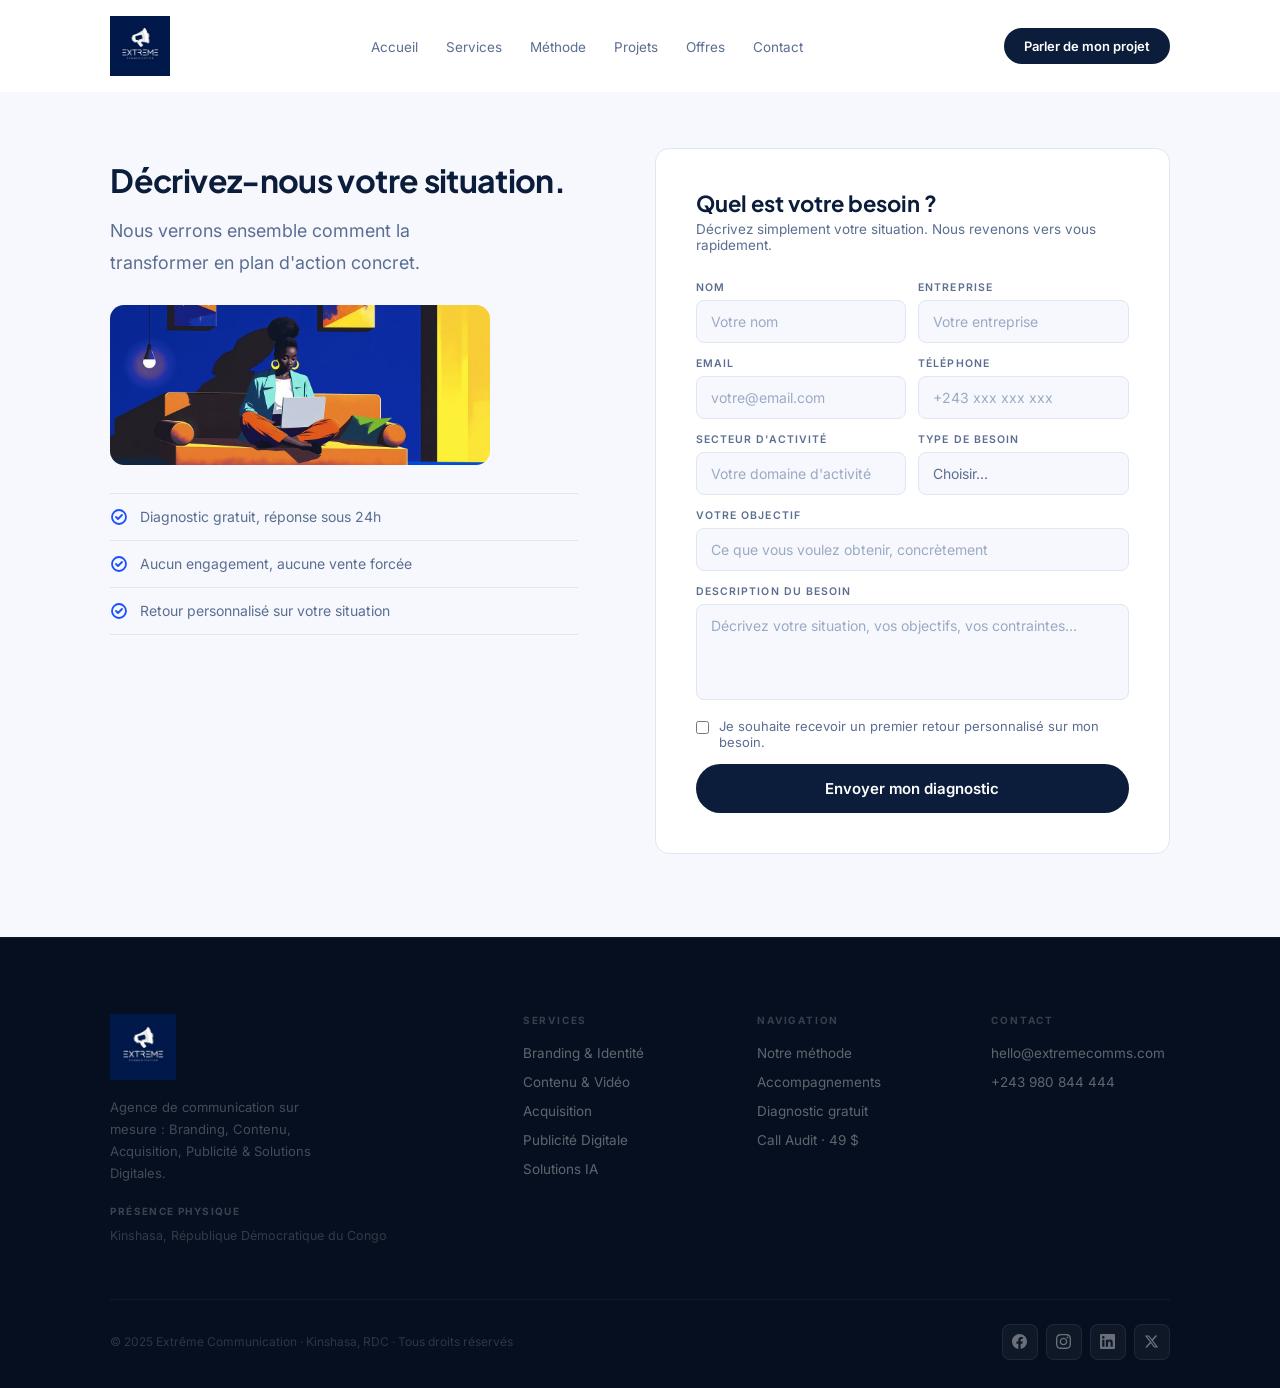
<file: contact.html>
<!DOCTYPE html>
<html lang="fr">
<head>
<meta charset="UTF-8">
<meta name="viewport" content="width=device-width, initial-scale=1.0">
<title>Contact · Extrême Communication</title>
<meta name="description" content="Contactez Extrême Communication : décrivez votre besoin, nous revenons vers vous sous 24h. Kinshasa, RDC.">
<link rel="canonical" href="https://www.extremecomms.com/contact.html">
<meta property="og:title" content="Contact · Extrême Communication">
<meta property="og:description" content="Contactez Extrême Communication : décrivez votre besoin, nous revenons vers vous sous 24h. Kinshasa, RDC.">
<meta property="og:url" content="https://www.extremecomms.com/contact.html">
<meta property="og:type" content="website">
<link rel="icon" href="[data-uri]">
<link rel="preconnect" href="https://fonts.googleapis.com">
<link href="https://fonts.googleapis.com/css2?family=Plus+Jakarta+Sans:wght@300;400;500;600;700;800&family=Inter:wght@300;400;500;600&display=swap" rel="stylesheet">
<link rel="preconnect" href="https://api.fontshare.com">
<link href="https://api.fontshare.com/v2/css?f[]=clash-display@400,500,600,700&display=swap" rel="stylesheet">
<style>
*,*::before,*::after{margin:0;padding:0;box-sizing:border-box}
html{scroll-behavior:smooth;font-size:16px}
:root{
  --ink:#0B1D3A;
  --ink2:#152D58;
  --blue:#1A4FFF;
  --blue-lt:#EBF1FF;
  --yellow:#F4B400;
  --yellow-dark:#9A6B00;
  --white:#FFFFFF;
  --off:#F6F8FD;
  --bd:#DFE6F4;
  --muted:#5B6E92;
  --faint:#9BAAC4;
  --display:'Plus Jakarta Sans',system-ui,sans-serif;
  --clash:'Clash Display','Plus Jakarta Sans',system-ui,sans-serif;
  --body:'Inter',system-ui,sans-serif;
  --gx:clamp(20px,5.5vw,80px);
  --nav-h:clamp(72px,9vw,92px);
}
body{font-family:var(--body);background:var(--white);color:var(--ink);-webkit-font-smoothing:antialiased;overflow-x:hidden}
img{display:block;max-width:100%}
a{color:inherit;text-decoration:none}
::selection{background:var(--ink);color:#fff}

/* ── TYPOGRAPHY ── */
.d-xl{
  font-family:var(--clash);
  font-size:clamp(38px,6.6vw,84px);
  font-weight:600;
  line-height:1.02;
  letter-spacing:-0.02em;
  color:var(--ink);
}
.d-xl em{font-style:normal;color:var(--blue)}
.d-lg{
  font-family:var(--clash);
  font-size:clamp(28px,3.6vw,48px);
  font-weight:600;
  line-height:1.1;
  letter-spacing:-0.01em;
  color:var(--ink);
}
.d-lg em{font-style:italic;font-weight:700;color:var(--ink2)}
.d-md{font-family:var(--display);font-size:clamp(22px,2.5vw,32px);font-weight:700;line-height:1.15;letter-spacing:-0.02em;color:var(--ink)}
.eyebrow{font-family:var(--body);font-size:11px;font-weight:600;letter-spacing:.2em;text-transform:uppercase;color:var(--faint)}
.eyebrow-b{color:var(--blue)}
.lead{font-size:clamp(15px,1.4vw,18px);line-height:1.78;color:var(--muted)}
.copy{font-size:14px;line-height:1.72;color:var(--muted)}

/* ── LAYOUT ── */
.w{max-width:1200px;margin:0 auto;padding:0 var(--gx)}
.sec{padding:clamp(52px,6.5vw,88px) 0}
.first-sec{padding-top:calc(var(--nav-h) + clamp(32px,5vw,56px)) !important}
.sec-sm{padding:clamp(36px,4.2vw,56px) 0}

/* ── BUTTONS ── */
.btn{
  display:inline-flex;align-items:center;gap:10px;
  padding:13px 26px;border-radius:100px;border:none;
  font-family:var(--body);font-size:14px;font-weight:600;
  cursor:pointer;transition:all .3s cubic-bezier(.16,1,.3,1);white-space:nowrap;
}
.btn:active{transform:scale(.96)}
.btn svg{width:15px;height:15px;flex-shrink:0;transition:transform .3s cubic-bezier(.16,1,.3,1);stroke:currentColor;fill:none;stroke-width:1.8;stroke-linecap:round;stroke-linejoin:round}
.btn:hover svg{transform:translate(2px,-2px)}
.btn-ink{background:var(--ink);color:#fff}
.btn-ink:hover{background:var(--ink2);box-shadow:0 8px 24px rgba(11,29,58,.24);transform:translateY(-1px)}
.btn-bd{background:transparent;color:var(--ink);border:1.5px solid var(--bd)}
.btn-bd:hover{border-color:var(--ink)}
.btn-blue{background:var(--blue);color:#fff}
.btn-blue:hover{opacity:.88;box-shadow:0 8px 24px rgba(26,79,255,.3);transform:translateY(-1px)}
.btn-w{background:#fff;color:var(--ink)}
.btn-w:hover{background:var(--blue-lt)}
.btn-ghost{background:rgba(255,255,255,.08);color:#fff;border:1.5px solid rgba(255,255,255,.18)}
.btn-ghost:hover{background:rgba(255,255,255,.16)}
.btn-full{width:100%;justify-content:center}
.btn-lg{padding:16px 36px;font-size:15px}

/* ── NAV ── */
#nav{
  position:fixed;top:0;left:0;right:0;z-index:300;
  height:var(--nav-h);background:rgba(255,255,255,.95);
  backdrop-filter:blur(18px);
  border-bottom:1px solid transparent;
  transition:border-color .3s,box-shadow .3s;
}
#nav.on{border-color:var(--bd);box-shadow:0 2px 20px rgba(11,29,58,.06)}
.nav-in{display:flex;align-items:center;justify-content:space-between;height:var(--nav-h)}
.nav-logo{display:flex;align-items:center}
.nav-logo img{height:clamp(40px,5.4vw,60px);width:auto;object-fit:contain;transition:height .3s}
.nav-links{display:flex;gap:28px;list-style:none}
.nav-links a{font-size:13.5px;font-weight:400;color:var(--muted);transition:color .18s}
.nav-links a:hover{color:var(--ink)}
.nav-r{display:flex;align-items:center;gap:10px}
.lang-sw{display:flex;align-items:center;border:1.5px solid var(--bd);border-radius:100px;padding:3px;gap:2px}
.lang-btn{font-size:11.5px;font-weight:700;letter-spacing:.03em;color:var(--muted);background:none;border:none;padding:5px 11px;border-radius:100px;cursor:pointer;transition:all .25s cubic-bezier(.16,1,.3,1)}
.lang-btn.active{background:var(--ink);color:#fff}
.lang-btn:not(.active):hover{color:var(--ink)}
.lang-sw-mm{align-self:flex-start;margin:4px 0 20px}
.lang-sw-mm .lang-btn{font-size:13px;padding:8px 16px}
.nav-pill{
  font-size:13px;font-weight:500;color:var(--blue);
  padding:7px 16px;border-radius:100px;
  border:1.5px solid rgba(26,79,255,.2);transition:all .2s;
}
.nav-pill:hover{background:rgba(26,79,255,.06);border-color:var(--blue)}
.nav-cta{padding:10px 20px;font-size:13px}

/* Hamburger */
.hbg{display:none;background:none;border:none;cursor:pointer;padding:5px;line-height:0}
.hbg svg{display:block;width:24px;height:24px}

/* ── MOBILE MENU ── */
#mm{
  display:none;position:fixed;top:var(--nav-h);left:0;right:0;bottom:0;
  background:#fff;z-index:299;
  padding:28px var(--gx) 40px;
  flex-direction:column;overflow-y:auto;
}
#mm.open{display:flex}
.mm-links{display:flex;flex-direction:column;gap:0;margin-bottom:36px}
.mm-links a{
  display:block;padding:17px 0;
  border-bottom:1px solid var(--bd);
  font-family:var(--display);font-size:20px;font-weight:700;color:var(--ink);
  transition:color .18s;
}
.mm-links a:hover{color:var(--blue)}
.mm-btns{display:flex;flex-direction:column;gap:12px}

/* ── HERO ── */
#hero{
  padding-top:var(--nav-h);background:var(--white);
  min-height:100vh;display:flex;align-items:center;
  position:relative;overflow:hidden;
}
section,footer{scroll-margin-top:var(--nav-h)}

.hero-inner-2col{
  display:grid;grid-template-columns:1fr .85fr;
  gap:clamp(32px,5vw,72px);align-items:center;
  padding:clamp(32px,5.5vw,72px) 0;
  position:relative;z-index:1;
}
.hero-title{margin-bottom:18px}
.hero-sub{max-width:520px;margin-bottom:28px}
.hero-btns{display:flex;align-items:center;gap:26px;flex-wrap:wrap}
.hero-photo{
  position:relative;border-radius:18px;overflow:hidden;aspect-ratio:4/5;max-height:560px;
  box-shadow:0 0 0 rgba(11,29,58,0);
  animation:heroPhotoIn 1.2s cubic-bezier(.16,1,.3,1) both,heroPhotoShadow 1.4s ease both;
  animation-delay:.15s,.3s;
}
.hero-photo img{width:100%;height:100%;object-fit:cover;display:block;animation:heroPhotoZoom 1.8s cubic-bezier(.16,1,.3,1) both;animation-delay:.15s}
.hero-photo::after{
  content:'';position:absolute;inset:0;pointer-events:none;
  background:linear-gradient(200deg,rgba(26,79,255,.28),rgba(11,29,58,0) 45%);
  opacity:0;animation:heroPhotoGlow 1.6s ease both;animation-delay:.5s;
}
@keyframes heroPhotoIn{from{opacity:0;transform:translateY(28px) scale(.95) rotate(-1.2deg)}to{opacity:1;transform:translateY(0) scale(1) rotate(0)}}
@keyframes heroPhotoZoom{from{transform:scale(1.15)}to{transform:scale(1)}}
@keyframes heroPhotoShadow{from{box-shadow:0 0 0 rgba(11,29,58,0)}to{box-shadow:0 30px 60px -20px rgba(11,29,58,.35)}}
@keyframes heroPhotoGlow{from{opacity:0}to{opacity:1}}

/* ── CLIENTS ── */
#clients{background:var(--off);border-top:1px solid var(--bd);border-bottom:1px solid var(--bd)}
.cl-inner{display:flex;flex-direction:column;align-items:center;gap:36px}
.cl-row{
  display:grid;grid-template-columns:repeat(4,1fr);gap:20px;width:100%;
}
.cl-item{
  background:#fff;border:1.5px solid var(--bd);border-radius:16px;
  display:flex;align-items:center;justify-content:center;
  height:132px;padding:26px;transition:border-color .25s,box-shadow .25s,transform .25s;
  min-width:0;
}
.cl-item:hover{border-color:var(--yellow);box-shadow:0 10px 30px rgba(11,29,58,.08);transform:translateY(-3px)}
.cl-item img{max-height:82px;max-width:100%;width:auto;object-fit:contain;filter:grayscale(100%);opacity:.75;transition:transform .4s cubic-bezier(.16,1,.3,1),filter .35s ease,opacity .35s ease}
.cl-item:hover img{transform:scale(1.08);filter:grayscale(0%);opacity:1}

/* ── PROBLEM ── */
.prob-layout{display:grid;grid-template-columns:1fr 1fr;gap:clamp(40px,5vw,72px);align-items:start}
.prob-head{position:sticky;top:88px}
.prob-lead{margin-top:20px;max-width:420px}
.prob-line{width:40px;height:2px;background:var(--blue);border-radius:1px;margin:28px 0}
.prob-quote{font-family:var(--display);font-size:clamp(17px,1.8vw,22px);font-weight:700;font-style:italic;color:var(--ink);line-height:1.35}
.prob-cards{display:flex;flex-direction:column;gap:14px}
.pc{
  padding:28px;border:1.5px solid var(--bd);border-radius:14px;
  transition:all .25s;position:relative;overflow:hidden;
}
.pc::before{content:'';position:absolute;top:0;left:0;width:3px;height:0;background:var(--blue);border-radius:2px;transition:height .3s}
.pc:hover{border-color:rgba(26,79,255,.22);transform:translateY(-2px);box-shadow:0 10px 36px rgba(11,29,58,.07)}
.pc:hover::before{height:100%}
.pc-icon{display:flex;align-items:center;justify-content:center;width:40px;height:40px;border-radius:10px;background:var(--blue-lt);margin-bottom:16px}
.pc-icon svg{width:20px;height:20px;stroke:var(--blue);fill:none;stroke-width:1.8;stroke-linecap:round;stroke-linejoin:round}
.pc-title{font-family:var(--display);font-size:16px;font-weight:700;color:var(--ink);margin-bottom:8px}
.prob-cta{margin-top:44px;text-align:center}

/* ── APPROACH ── */
#methode{background:var(--ink)}
.ap-head{margin-bottom:56px}
.ap-head .eyebrow{color:rgba(255,255,255,.3)}
.ap-title{color:#fff;margin-top:14px}
.ap-title em{color:rgba(255,255,255,.38)}
.ap-sub{color:rgba(255,255,255,.4);margin-top:14px;max-width:420px}
.ap-grid{
  display:grid;grid-template-columns:repeat(4,1fr);
  border:1px solid rgba(255,255,255,.07);border-radius:14px;overflow:hidden;
}
.ap-step{padding:36px 26px;border-right:1px solid rgba(255,255,255,.07);transition:background .22s}
.ap-step:last-child{border-right:none}
.ap-step:hover{background:rgba(255,255,255,.03)}
.ap-n{font-family:var(--display);font-size:56px;font-weight:800;color:rgba(255,255,255,.06);line-height:1;margin-bottom:18px}
.ap-dash{width:28px;height:2px;background:var(--blue);border-radius:1px;margin-bottom:18px}
.ap-name{font-family:var(--display);font-size:19px;font-weight:700;color:#fff;margin-bottom:10px}
.ap-copy{font-size:13.5px;line-height:1.7;color:rgba(255,255,255,.38)}
.ap-photo{position:relative;margin-top:20px;border-radius:14px;overflow:hidden;border:1px solid rgba(255,255,255,.07)}
.ap-photo img{width:100%;max-height:340px;object-fit:cover;display:block;transition:transform .6s cubic-bezier(.16,1,.3,1)}
.ap-photo:hover img{transform:scale(1.06)}

/* ── ABOUT ── */
.about-grid{display:block}
.about-text{max-width:640px}
.about-photos{display:block}
.about-photo{border-radius:14px;overflow:hidden;background:var(--off);height:100%;min-height:360px}
.about-photo img{width:100%;height:100%;object-fit:cover;display:block;transition:transform .5s}
.about-photo:hover img{transform:scale(1.05)}

/* ── EXPERTISE ── */
.exp-head{margin-bottom:56px}
.exp-list{display:flex;flex-direction:column}
.ei{
  display:grid;grid-template-columns:200px 1fr;
  gap:40px;align-items:start;
  padding:36px 32px;margin:0 -32px;border-top:1.5px solid var(--bd);
  border-radius:14px;
  transition:background .25s;
}
.ei:last-child{border-bottom:1.5px solid var(--bd)}
.ei:hover{background:var(--ink)}
.ei:hover .ei-icon svg{stroke:var(--yellow)}
.ei:hover .ei-name{color:#fff}
.ei:hover .ei-pitch{color:rgba(255,255,255,.55)}
.ei:hover .ei-tag{color:rgba(255,255,255,.7);border-color:rgba(255,255,255,.18);background:rgba(255,255,255,.06)}
.ei-icon{width:40px;height:40px;display:flex;align-items:center;justify-content:center;margin-bottom:14px;margin-left:-2px}
.ei-icon svg{width:30px;height:30px;stroke:var(--blue);fill:none;stroke-width:1.5;stroke-linecap:round;stroke-linejoin:round;transition:stroke .25s}
.ei-name{font-family:var(--display);font-size:20px;font-weight:700;color:var(--ink);transition:color .25s}
.ei-pitch{font-size:14.5px;line-height:1.72;color:var(--muted);margin-bottom:16px;max-width:440px;transition:color .25s}
.ei-tags{display:flex;flex-wrap:wrap;gap:7px}
.ei-tag{font-size:12px;color:var(--muted);padding:4px 12px;border-radius:100px;background:var(--off);border:1px solid var(--bd);transition:all .25s}
.ei-photo{grid-template-columns:200px 1fr 96px}
.ei-thumb{width:96px;height:96px;border-radius:12px;overflow:hidden;flex-shrink:0;align-self:center}
.ei-thumb img{width:100%;height:100%;object-fit:cover;transition:transform .5s}
.ei:hover .ei-thumb img{transform:scale(1.06)}

/* ── EXPLORE (index bridge cards) ── */
.explore-grid{display:grid;grid-template-columns:repeat(3,1fr);gap:16px}
.explore-card{
  display:flex;flex-direction:column;gap:14px;
  padding:32px 28px;border:1.5px solid var(--bd);border-radius:14px;
  background:#fff;transition:all .3s cubic-bezier(.16,1,.3,1);
  min-width:0;
}
.explore-card:hover{border-color:var(--ink);transform:translateY(-3px);box-shadow:0 12px 36px rgba(11,29,58,.08)}
.explore-eyebrow{font-size:11px;font-weight:700;letter-spacing:.14em;text-transform:uppercase;color:var(--blue)}
.explore-title{font-family:var(--display);font-size:19px;font-weight:700;color:var(--ink);line-height:1.35}
.explore-link{font-size:13.5px;font-weight:600;color:var(--ink);margin-top:auto;padding-top:6px;border-top:1px solid var(--bd)}

/* ── OFFERS ── */
#offers{background:var(--off)}
.off-head{margin-bottom:52px}
.off-head-grid{display:grid;grid-template-columns:1.3fr 1fr;gap:48px;align-items:center;margin-bottom:52px}
.off-head-grid .off-head{margin-bottom:0}
.off-photo{position:relative;border-radius:16px;overflow:hidden;height:220px}
.off-photo img{width:100%;height:100%;object-fit:cover;transition:transform .6s cubic-bezier(.16,1,.3,1)}
.off-photo:hover img{transform:scale(1.07)}
.off-photo::after{content:'';position:absolute;bottom:14px;left:14px;width:32px;height:32px;border-bottom:3px solid var(--yellow);border-left:3px solid var(--yellow)}
.off-grid{display:grid;grid-template-columns:repeat(3,1fr);gap:16px}
.off-card{
  padding:36px 28px;border:1.5px solid var(--bd);border-radius:14px;
  background:#fff;display:flex;flex-direction:column;transition:all .22s;
  min-width:0;
}
.off-card.feat{background:var(--ink);border-color:var(--ink)}
.off-card.feat:hover{transform:translateY(-3px);box-shadow:0 16px 40px rgba(0,0,0,.28)}
.off-card:not(.feat):hover{border-color:var(--ink);transform:translateY(-3px);box-shadow:0 12px 36px rgba(11,29,58,.08)}
.off-pill{font-size:10px;font-weight:700;letter-spacing:.18em;text-transform:uppercase;color:var(--blue);margin-bottom:16px}
.off-card.feat .off-pill{color:var(--yellow)}
.off-name{font-family:var(--display);font-size:26px;font-weight:800;color:var(--ink);margin-bottom:12px}
.off-card.feat .off-name{color:#fff}
.off-desc{font-size:14px;line-height:1.72;color:var(--muted);margin-bottom:24px;flex:1}
.off-card.feat .off-desc{color:rgba(255,255,255,.42)}
.off-features{display:flex;flex-direction:column;gap:9px;margin-bottom:30px}
.off-f{display:flex;align-items:center;gap:9px;font-size:13px;color:var(--muted)}
.off-card.feat .off-f{color:rgba(255,255,255,.48)}
.off-f svg{width:14px;height:14px;stroke:var(--blue);fill:none;stroke-width:2.2;stroke-linecap:round;stroke-linejoin:round;flex-shrink:0}
.off-card.feat .off-f svg{stroke:rgba(255,255,255,.3)}

/* ── DIAGNOSTIC ── */
.diag-grid{display:grid;grid-template-columns:1fr 1.1fr;gap:clamp(40px,6vw,80px);align-items:start}
.diag-l .eyebrow{margin-bottom:16px}
.diag-sub{margin-top:16px;max-width:380px}
.diag-photo{border-radius:14px;overflow:hidden;margin-top:26px;max-width:380px;height:160px}
.diag-photo img{width:100%;height:100%;object-fit:cover;transition:transform .6s cubic-bezier(.16,1,.3,1)}
.diag-photo:hover img{transform:scale(1.07)}
.diag-perks{display:flex;flex-direction:column;margin:28px 0}
.dp{display:flex;align-items:center;gap:12px;padding:14px 0;border-bottom:1px solid var(--bd);font-size:14px;color:var(--muted)}
.dp:first-child{border-top:1px solid var(--bd)}
.dp svg{width:18px;height:18px;stroke:var(--blue);fill:none;stroke-width:1.8;stroke-linecap:round;stroke-linejoin:round;flex-shrink:0}
.audit-box{background:var(--off);border:1.5px solid var(--bd);border-radius:14px;padding:24px}
.audit-banner-inner{max-width:480px;margin:0 auto}
.audit-banner-inner .audit-box{background:#fff;border-color:#fff;box-shadow:0 20px 50px rgba(0,0,0,.25)}
.audit-pill{font-size:10px;font-weight:700;letter-spacing:.16em;text-transform:uppercase;color:var(--blue);margin-bottom:10px}
.audit-h{font-family:var(--display);font-size:19px;font-weight:700;color:var(--ink);margin-bottom:6px}
.audit-price{font-family:var(--display);font-size:38px;font-weight:800;color:var(--ink);line-height:1;margin-bottom:14px}
.audit-price small{font-size:16px;font-weight:400;color:var(--muted)}
.audit-fs{display:flex;flex-direction:column;gap:8px;margin-bottom:20px}
.audit-f{display:flex;align-items:center;gap:8px;font-size:13px;color:var(--muted)}
.audit-f svg{width:14px;height:14px;stroke:var(--blue);fill:none;stroke-width:2.2;stroke-linecap:round;stroke-linejoin:round;flex-shrink:0}

/* Form */
.form-box{background:#fff;border:1.5px solid var(--bd);border-radius:14px;padding:40px}
.form-title{font-family:var(--display);font-size:22px;font-weight:700;color:var(--ink);margin-bottom:4px}
.form-sub{font-size:13.5px;color:var(--muted);margin-bottom:28px}
.fg{margin-bottom:14px}
.fg label{display:block;font-size:10.5px;font-weight:600;letter-spacing:.1em;text-transform:uppercase;color:var(--muted);margin-bottom:6px}
.fg input,.fg select,.fg textarea{
  width:100%;padding:12px 14px;border:1.5px solid var(--bd);border-radius:8px;
  font-family:var(--body);font-size:14px;color:var(--ink);background:var(--off);
  outline:none;transition:border-color .2s,background .2s;-webkit-appearance:none;
}
.fg input:focus,.fg select:focus,.fg textarea:focus{border-color:var(--blue);background:#fff}
.fg input::placeholder,.fg textarea::placeholder{color:var(--faint)}
.fg select{cursor:pointer;color:var(--muted)}
.fg select option{background:#fff;color:var(--ink)}
.fg textarea{height:96px;resize:none}
.fg2{display:grid;grid-template-columns:1fr 1fr;gap:12px}
.fg-ck{display:flex;align-items:flex-start;gap:10px;margin:14px 0}
.fg-ck input[type=checkbox]{width:auto;accent-color:var(--blue);margin-top:3px;flex-shrink:0;cursor:pointer}
.fg-ck label{font-size:13px;color:var(--muted);text-transform:none;letter-spacing:0;font-weight:400;cursor:pointer}
.btn-sub{
  width:100%;padding:15px;background:var(--ink);color:#fff;
  border:none;border-radius:100px;
  font-family:var(--body);font-size:15px;font-weight:600;
  cursor:pointer;transition:all .22s;
}
.btn-sub:hover{background:var(--blue);box-shadow:0 8px 24px rgba(26,79,255,.3)}

/* ── CALL AUDIT MODAL ── */
.audit-modal{
  display:none;position:fixed;inset:0;z-index:500;
  background:rgba(11,29,58,.55);backdrop-filter:blur(4px);
  align-items:flex-start;justify-content:center;
  padding:min(8vh,64px) 20px 40px;overflow-y:auto;
}
.audit-modal.open{display:flex}
.audit-modal-box{
  background:#fff;border-radius:18px;padding:40px;max-width:600px;width:100%;
  position:relative;box-shadow:0 30px 80px rgba(11,29,58,.3);
}
.audit-modal-close{
  position:absolute;top:18px;right:18px;width:34px;height:34px;border-radius:50%;
  border:1.5px solid var(--bd);background:none;display:flex;align-items:center;justify-content:center;
  cursor:pointer;transition:all .2s;
}
.audit-modal-close svg{width:15px;height:15px;stroke:var(--muted);fill:none;stroke-width:2;stroke-linecap:round}
.audit-modal-close:hover{background:var(--ink);border-color:var(--ink)}
.audit-modal-close:hover svg{stroke:#fff}
.audit-modal-pill{font-size:10px;font-weight:700;letter-spacing:.16em;text-transform:uppercase;color:var(--blue);margin-bottom:12px}
.audit-modal-title{font-family:var(--display);font-size:23px;font-weight:700;color:var(--ink);margin-bottom:8px}
.audit-modal-sub{font-size:13.5px;color:var(--muted);line-height:1.55;margin-bottom:26px;max-width:460px}
@media(max-width:640px){
  .audit-modal-box{padding:28px 22px}
  .audit-modal .fg2{grid-template-columns:1fr}
}

/* ── CTA FINAL ── */
#cta{background:var(--ink);text-align:center;padding:clamp(60px,7.5vw,92px) 0;position:relative;overflow:hidden;border-top:3px solid var(--yellow)}
.cta-in{position:relative;z-index:1;max-width:600px;margin:0 auto}
#cta .eyebrow{color:rgba(255,255,255,.28);margin-bottom:22px}
.cta-title{color:#fff;margin-bottom:18px}
.cta-title em{color:rgba(255,255,255,.38)}
.cta-sub{color:rgba(255,255,255,.42);font-size:16px;line-height:1.8;margin-bottom:40px}
.cta-btns{display:flex;gap:12px;justify-content:center;flex-wrap:wrap}

/* ── FOOTER ── */
footer{background:#060F1F;padding:clamp(52px,7vw,76px) 0 28px;border-top:1px solid rgba(255,255,255,.04)}
.ft{display:grid;grid-template-columns:2fr 1fr 1fr 1fr;gap:clamp(28px,5vw,56px);margin-bottom:52px}
.ft-logo img{height:clamp(48px,6vw,66px);width:auto;object-fit:contain;margin-bottom:16px}
.ft-tag{font-size:13px;color:rgba(255,255,255,.25);line-height:1.7;max-width:230px;margin-bottom:20px}
.ft-addr strong{font-size:10px;font-weight:700;letter-spacing:.14em;text-transform:uppercase;color:rgba(255,255,255,.22);display:block;margin-bottom:7px}
.ft-addr p{font-size:12.5px;color:rgba(255,255,255,.18);line-height:1.85}
.ft-col h5{font-size:10px;font-weight:700;letter-spacing:.18em;text-transform:uppercase;color:rgba(255,255,255,.2);margin-bottom:16px}
.ft-col ul{list-style:none;display:flex;flex-direction:column;gap:9px}
.ft-col ul li a{font-size:13.5px;color:rgba(255,255,255,.36);transition:color .18s}
.ft-col ul li a:hover{color:#fff}
.ft-btm{display:flex;justify-content:space-between;align-items:center;padding-top:24px;border-top:1px solid rgba(255,255,255,.05);flex-wrap:wrap;gap:14px}
.ft-copy{font-size:12px;color:rgba(255,255,255,.16)}
.ft-soc{display:flex;gap:8px}
.soc{
  width:36px;height:36px;border-radius:8px;
  background:rgba(255,255,255,.04);border:1px solid rgba(255,255,255,.07);
  display:flex;align-items:center;justify-content:center;transition:all .22s;
}
.soc:hover{background:var(--blue);border-color:var(--blue)}
.soc svg{width:15px;height:15px;fill:rgba(255,255,255,.38);transition:fill .2s}
.soc:hover svg{fill:#fff}

/* ── REVEAL ANIMATION ── */
.rv{opacity:0;transform:translateY(20px);transition:opacity .7s cubic-bezier(.16,1,.3,1),transform .7s cubic-bezier(.16,1,.3,1)}
.rv.in{opacity:1;transform:none}
.rg>*{opacity:0;transform:translateY(18px);transition:opacity .65s cubic-bezier(.16,1,.3,1),transform .65s cubic-bezier(.16,1,.3,1)}
.rg.in>*:nth-child(1){opacity:1;transform:none;transition-delay:0ms}
.rg.in>*:nth-child(2){opacity:1;transform:none;transition-delay:70ms}
.rg.in>*:nth-child(3){opacity:1;transform:none;transition-delay:140ms}
.rg.in>*:nth-child(4){opacity:1;transform:none;transition-delay:210ms}
.rg.in>*:nth-child(5){opacity:1;transform:none;transition-delay:280ms}
.rg.in>*:nth-child(6){opacity:1;transform:none;transition-delay:350ms}
.rg.in>*:nth-child(7){opacity:1;transform:none;transition-delay:420ms}

/* ── RESPONSIVE ── */
@media(max-width:1040px){
  .nav-links,.nav-pill,.nav-cta,.nav-r .lang-sw{display:none}
  .hbg{display:flex;align-items:center;justify-content:center}
  .hero-sub{max-width:100%}
  .prob-layout{grid-template-columns:1fr}
  .about-grid{grid-template-columns:1fr;gap:32px}
  .about-photos{order:-1}
  .about-photo{min-height:240px}
  .prob-head{position:static}
  .ei{grid-template-columns:1fr;gap:14px;margin:0;padding:28px 0}
  .ei-thumb{display:none}
  .ei-arr{display:none}
  .off-grid{grid-template-columns:1fr}
  .off-head-grid{grid-template-columns:1fr;gap:24px}
  .off-photo{height:180px}
  .diag-grid{grid-template-columns:1fr;gap:44px}
  .ft{grid-template-columns:1fr 1fr;gap:32px}
  .ap-grid{grid-template-columns:1fr 1fr}
  .ap-step{border-bottom:1px solid rgba(255,255,255,.07)}
  .cl-row{grid-template-columns:repeat(3,1fr)}
  .explore-grid{grid-template-columns:1fr}
}
@media(max-width:640px){
  :root{--gx:18px}
  .btn{width:100%}
  .hero-btns{flex-direction:column}
  .hero-inner-2col{grid-template-columns:1fr;gap:32px}
  .hero-photo{aspect-ratio:16/10;max-height:320px;order:-1}
  .hero-btns .btn{justify-content:center}
  .prob-cards{gap:10px}
  .ap-grid{grid-template-columns:1fr}
  .ap-step:last-child{border-bottom:none}
  .cl-row{grid-template-columns:repeat(2,1fr)}
  .cl-item{height:104px;padding:18px}
  .cl-item img{max-height:60px}
  .cl-item:nth-child(4n){border-right:1px solid var(--bd)}
  .cl-item:nth-child(3n){border-right:none}
  .ft{grid-template-columns:1fr}
  .ft-btm{flex-direction:column;text-align:center}
  .cta-btns{flex-direction:column;align-items:center}
  .fg2{grid-template-columns:1fr}
}

</style>
</head>
<body>
<nav id="nav">
  <div class="w nav-in">
    <a href="index.html" class="nav-logo"><img src="[data-uri]" alt="Extrême Communication"></a>
    <ul class="nav-links">
      <li><a href="index.html">Accueil</a></li>
      <li><a href="expertises.html">Services</a></li>
      <li><a href="a-propos.html#methode">Méthode</a></li>
      <li><a href="projets.html">Projets</a></li>
      <li><a href="offres.html">Offres</a></li>
      <li><a href="contact.html">Contact</a></li>
    </ul>
    <div class="nav-r">
      <a href="contact.html" class="btn btn-ink nav-cta">Parler de mon projet</a>
    </div>
    <button class="hbg" id="hbg" aria-label="Menu">
      <svg id="hico" viewBox="0 0 24 24" fill="none" stroke="#0B1D3A" stroke-width="1.6" stroke-linecap="round">
        <line x1="3" y1="7" x2="21" y2="7"/>
        <line x1="3" y1="12" x2="21" y2="12"/>
        <line x1="3" y1="17" x2="21" y2="17"/>
      </svg>
    </button>
  </div>
</nav>

<div id="mm">
  <nav class="mm-links">
    <a href="index.html">Accueil</a>
    <a href="expertises.html">Services</a>
    <a href="a-propos.html#methode">Notre méthode</a>
    <a href="projets.html">Nos projets</a>
    <a href="offres.html">Offres & Tarifs</a>
    <a href="contact.html">Démarrer un projet</a>
    <a href="#" onclick="event.preventDefault();closeMenu();openAudit()">Call Audit · 49 $</a>
  </nav>
  <div class="mm-btns">
    <a href="contact.html" class="btn btn-ink btn-full btn-lg">Parler de mon projet</a>
    <a href="contact.html" class="btn btn-bd btn-full btn-lg">Diagnostic gratuit</a>
  </div>
</div>

<!-- ═══ DIAGNOSTIC ═══ -->
<section id="diagnostic" class="sec first-sec" style="background:var(--off)">
  <div class="w">
    <div class="diag-grid">
      <div class="diag-l rv">
        <h1 class="d-md" style="margin-top:14px" data-i18n="diag.title">Décrivez-nous votre situation.</h1>
        <p class="lead diag-sub" data-i18n="diag.lead">Nous verrons ensemble comment la transformer en plan d'action concret.</p>
        <div class="diag-photo">
          <img src="[data-uri]" alt="Travailler avec Extrême Communication">
        </div>
        <div class="diag-perks">
          <div class="dp">
            <svg viewBox="0 0 18 18"><circle cx="9" cy="9" r="7"/><polyline points="6,9 8,11 12,7"/></svg>
            Diagnostic gratuit, réponse sous 24h
          </div>
          <div class="dp">
            <svg viewBox="0 0 18 18"><circle cx="9" cy="9" r="7"/><polyline points="6,9 8,11 12,7"/></svg>
            Aucun engagement, aucune vente forcée
          </div>
          <div class="dp">
            <svg viewBox="0 0 18 18"><circle cx="9" cy="9" r="7"/><polyline points="6,9 8,11 12,7"/></svg>
            Retour personnalisé sur votre situation
          </div>
        </div>
      </div>

      <form class="form-box rv" id="leadForm">
        <div class="form-title" id="formTitle">Quel est votre besoin ?</div>
        <p class="form-sub" id="formSub">Décrivez simplement votre situation. Nous revenons vers vous rapidement.</p>
        <input type="hidden" name="_subject" id="formSubject" value="Nouveau diagnostic - site web">
        <input type="hidden" name="_type" id="formType" value="Diagnostic gratuit">
        <input type="hidden" name="_captcha" value="false">
        <input type="hidden" name="_template" value="table">
        <div class="fg2">
          <div class="fg"><label>Nom</label><input type="text" name="Nom" placeholder="Votre nom" required></div>
          <div class="fg"><label>Entreprise</label><input type="text" name="Entreprise" placeholder="Votre entreprise"></div>
        </div>
        <div class="fg2">
          <div class="fg"><label>Email</label><input type="email" name="Email" placeholder="votre@email.com" required></div>
          <div class="fg"><label>Téléphone</label><input type="tel" name="Téléphone" placeholder="+243 xxx xxx xxx"></div>
        </div>
        <div class="fg2">
          <div class="fg"><label>Secteur d'activité</label><input type="text" name="Secteur d'activité" placeholder="Votre domaine d'activité"></div>
          <div class="fg">
            <label>Type de besoin</label>
            <select name="Type de besoin" required>
              <option value="">Choisir...</option>
              <option>Identité de marque</option>
              <option>Contenu et réseaux sociaux</option>
              <option>Génération de prospects</option>
              <option>Campagnes publicitaires</option>
              <option>Communication commerciale</option>
              <option>Automatisation de processus</option>
              <option>Autre</option>
            </select>
          </div>
        </div>
        <div class="fg"><label>Votre objectif</label><input type="text" name="Objectif" placeholder="Ce que vous voulez obtenir, concrètement"></div>
        <div class="fg"><label>Description du besoin</label><textarea name="Description du besoin" placeholder="Décrivez votre situation, vos objectifs, vos contraintes..." required></textarea></div>
        <div class="fg-ck">
          <input type="checkbox" id="ck">
          <label for="ck">Je souhaite recevoir un premier retour personnalisé sur mon besoin.</label>
        </div>
        <button type="submit" class="btn-sub" id="submitBtn">Envoyer mon diagnostic</button>
        <p id="formMsg" style="font-size:12.5px;color:var(--muted);margin-top:12px;display:none"></p>
      </form>
    </div>
  </div>
</section>


<footer>
  <div class="w">
    <div class="ft">
      <div>
        <div class="ft-logo"><img src="[data-uri]" alt="Extrême Communication"></div>
        <p class="ft-tag" data-i18n="ft.tag">Agence de communication sur mesure : Branding, Contenu, Acquisition, Publicité & Solutions Digitales.</p>
        <div class="ft-addr">
          <strong data-i18n="ft.addr">Présence physique</strong>
          <p>Kinshasa, République Démocratique du Congo</p>
        </div>
      </div>
      <div class="ft-col">
        <h5 data-i18n="ft.h.services">Services</h5>
        <ul>
          <li><a href="expertises.html#branding" data-i18n="ft.s1">Branding & Identité</a></li>
          <li><a href="expertises.html#contenu" data-i18n="ft.s2">Contenu & Vidéo</a></li>
          <li><a href="expertises.html#acquisition" data-i18n="ft.s3">Acquisition</a></li>
          <li><a href="expertises.html#publicite" data-i18n="ft.s4">Publicité Digitale</a></li>
          <li><a href="expertises.html#digital" data-i18n="ft.s5">Solutions IA</a></li>
        </ul>
      </div>
      <div class="ft-col">
        <h5 data-i18n="ft.h.nav">Navigation</h5>
        <ul>
          <li><a href="a-propos.html#methode" data-i18n="ft.n1">Notre méthode</a></li>
          <li><a href="offres.html" data-i18n="ft.n2">Accompagnements</a></li>
          <li><a href="contact.html" data-i18n="ft.n3">Diagnostic gratuit</a></li>
          <li><a href="#" onclick="event.preventDefault();openAudit()" data-i18n="ft.n4">Call Audit · 49 $</a></li>
        </ul>
      </div>
      <div class="ft-col">
        <h5 data-i18n="ft.h.contact">Contact</h5>
        <ul>
          <li><a href="mailto:hello@extremecomms.com">hello@extremecomms.com</a></li>
          <li><a href="tel:+243980844444">+243 980 844 444</a></li>
        </ul>
      </div>
    </div>
    <div class="ft-btm">
      <p class="ft-copy" data-i18n="ft.copy">© 2025 Extrême Communication · Kinshasa, RDC · Tous droits réservés</p>
      <div class="ft-soc">
        <a class="soc" href="https://www.facebook.com/share/1CQBUKB3ys/" target="_blank" rel="noopener" aria-label="Facebook">
          <svg viewBox="0 0 24 24"><path d="M24 12.073c0-6.627-5.373-12-12-12s-12 5.373-12 12c0 5.99 4.388 10.954 10.125 11.854v-8.385H7.078v-3.47h3.047V9.43c0-3.007 1.792-4.669 4.533-4.669 1.312 0 2.686.235 2.686.235v2.953H15.83c-1.491 0-1.956.925-1.956 1.874v2.25h3.328l-.532 3.47h-2.796v8.385C19.612 23.027 24 18.062 24 12.073z"/></svg>
        </a>
        <a class="soc" href="https://www.instagram.com/extreme_communication" target="_blank" rel="noopener" aria-label="Instagram">
          <svg viewBox="0 0 24 24"><path d="M12 2.163c3.204 0 3.584.012 4.85.07 3.252.148 4.771 1.691 4.919 4.919.058 1.265.069 1.645.069 4.849 0 3.205-.012 3.584-.069 4.849-.149 3.225-1.664 4.771-4.919 4.919-1.266.058-1.644.07-4.85.07-3.204 0-3.584-.012-4.849-.07-3.26-.149-4.771-1.699-4.919-4.92-.058-1.265-.07-1.644-.07-4.849 0-3.204.013-3.583.07-4.849.149-3.227 1.664-4.771 4.919-4.919 1.266-.057 1.645-.069 4.849-.069zm0-2.163c-3.259 0-3.667.014-4.947.072-4.358.2-6.78 2.618-6.98 6.98-.059 1.281-.073 1.689-.073 4.948 0 3.259.014 3.668.072 4.948.2 4.358 2.618 6.78 6.98 6.98 1.281.058 1.689.072 4.948.072 3.259 0 3.668-.014 4.948-.072 4.354-.2 6.782-2.618 6.979-6.98.059-1.28.073-1.689.073-4.948 0-3.259-.014-3.667-.072-4.947-.196-4.354-2.617-6.78-6.979-6.98-1.281-.059-1.69-.073-4.949-.073zm0 5.838c-3.403 0-6.162 2.759-6.162 6.162s2.759 6.163 6.162 6.163 6.162-2.759 6.162-6.163c0-3.403-2.759-6.162-6.162-6.162zm0 10.162c-2.209 0-4-1.79-4-4 0-2.209 1.791-4 4-4s4 1.791 4 4c0 2.21-1.791 4-4 4zm6.406-11.845c-.796 0-1.441.645-1.441 1.44s.645 1.44 1.441 1.44c.795 0 1.439-.645 1.439-1.44s-.644-1.44-1.439-1.44z"/></svg>
        </a>
        <a class="soc" href="https://www.linkedin.com/company/extreme-communication-pub/" target="_blank" rel="noopener" aria-label="LinkedIn">
          <svg viewBox="0 0 24 24"><path d="M20.447 20.452h-3.554v-5.569c0-1.328-.027-3.037-1.852-3.037-1.853 0-2.136 1.445-2.136 2.939v5.667H9.351V9h3.414v1.561h.046c.477-.9 1.637-1.85 3.37-1.85 3.601 0 4.267 2.37 4.267 5.455v6.286zM5.337 7.433c-1.144 0-2.063-.926-2.063-2.065 0-1.138.92-2.063 2.063-2.063 1.14 0 2.064.925 2.064 2.063 0 1.139-.925 2.065-2.064 2.065zm1.782 13.019H3.555V9h3.564v11.452zM22.225 0H1.771C.792 0 0 .774 0 1.729v20.542C0 23.227.792 24 1.771 24h20.451C23.2 24 24 23.227 24 22.271V1.729C24 .774 23.2 0 22.222 0h.003z"/></svg>
        </a>
        <a class="soc" href="https://x.com/Extreme_comm" target="_blank" rel="noopener" aria-label="X (Twitter)">
          <svg viewBox="0 0 24 24"><path d="M18.244 2.25h3.308l-7.227 8.26 8.502 11.24H16.17l-5.214-6.817L4.99 21.75H1.68l7.73-8.835L1.254 2.25H8.08l4.713 6.231zm-1.161 17.52h1.833L7.084 4.126H5.117z"/></svg>
        </a>
      </div>
    </div>
  </div>
</footer>

<div class="audit-modal" id="auditModal">
  <div class="audit-modal-box">
    <button type="button" class="audit-modal-close" onclick="closeAudit()" aria-label="Fermer">
      <svg viewBox="0 0 24 24"><line x1="6" y1="6" x2="18" y2="18"/><line x1="18" y1="6" x2="6" y2="18"/></svg>
    </button>
    <div class="audit-modal-pill">Call Audit Express · 49 $</div>
    <h3 class="audit-modal-title">Réserver mon Call Audit</h3>
    <p class="audit-modal-sub">30 minutes d'échange avec notre équipe. Choisissez une date et une heure, nous confirmons le créneau par email ou téléphone.</p>
    <form id="auditForm">
      <input type="hidden" name="_subject" value="Réservation Call Audit Express · 49$">
      <input type="hidden" name="Type de demande" value="Call Audit Express · 49$">
      <input type="hidden" name="_captcha" value="false">
      <input type="hidden" name="_template" value="table">
      <div class="fg2">
        <div class="fg"><label>Nom complet</label><input type="text" name="Nom" placeholder="Votre nom" required></div>
        <div class="fg"><label>Entreprise</label><input type="text" name="Entreprise" placeholder="Votre entreprise"></div>
      </div>
      <div class="fg2">
        <div class="fg"><label>Email</label><input type="email" name="Email" placeholder="votre@email.com" required></div>
        <div class="fg"><label>Téléphone</label><input type="tel" name="Téléphone" placeholder="+243 xxx xxx xxx" required></div>
      </div>
      <div class="fg2">
        <div class="fg"><label>Date souhaitée</label><input type="date" name="Date souhaitée" required></div>
        <div class="fg">
          <label>Heure souhaitée</label>
          <select name="Heure souhaitée" required>
            <option value="">Choisir...</option>
            <option>08:00</option><option>09:00</option><option>10:00</option>
            <option>11:00</option><option>12:00</option><option>13:00</option>
            <option>14:00</option><option>15:00</option><option>16:00</option>
            <option>17:00</option><option>18:00</option>
          </select>
        </div>
      </div>
      <div class="fg"><label>Votre problématique, en quelques mots</label><textarea name="Problématique" placeholder="Ce que vous voulez aborder pendant l'appel..." required></textarea></div>
      <button type="submit" class="btn-sub" id="auditSubmitBtn">Confirmer ma demande de Call Audit</button>
      <p id="auditMsg" style="font-size:12.5px;color:var(--muted);margin-top:12px;display:none"></p>
    </form>
  </div>
</div>


<script>
// ── NAV SCROLL
const nav=document.getElementById('nav');
window.addEventListener('scroll',()=>nav.classList.toggle('on',window.scrollY>36),{passive:true});

// ── MENU MOBILE
const hbg=document.getElementById('hbg');
const hico=document.getElementById('hico');
const mm=document.getElementById('mm');
let open=false;

function openMenu(){
  open=true;mm.style.display='flex';
  hico.innerHTML='<line x1="5" y1="5" x2="19" y2="19"/><line x1="19" y1="5" x2="5" y2="19"/>';
  document.body.style.overflow='hidden';
}
function closeMenu(){
  open=false;mm.style.display='none';
  hico.innerHTML='<line x1="3" y1="7" x2="21" y2="7"/><line x1="3" y1="12" x2="21" y2="12"/><line x1="3" y1="17" x2="21" y2="17"/>';
  document.body.style.overflow='';
}
hbg.addEventListener('click',()=>open?closeMenu():openMenu());
mm.querySelectorAll('a').forEach(a=>a.addEventListener('click',closeMenu));

// ── SMOOTH SCROLL
document.querySelectorAll('a[href^="#"]').forEach(a=>{
  a.addEventListener('click',e=>{
    const t=document.querySelector(a.getAttribute('href'));
    if(t){e.preventDefault();t.scrollIntoView({behavior:'smooth',block:'start'})}
  });
});

// ── REVEAL ON SCROLL
const io=new IntersectionObserver(entries=>{
  entries.forEach(e=>{
    if(e.isIntersecting){e.target.classList.add('in');io.unobserve(e.target)}
  });
},{threshold:.05,rootMargin:'0px 0px -40px 0px'});
document.querySelectorAll('.rv,.rg').forEach(el=>io.observe(el));
// Filet de sécurité : garantit que tout contenu s'affiche même si l'animation ne se déclenche pas
setTimeout(()=>{document.querySelectorAll('.rv,.rg').forEach(el=>el.classList.add('in'))},2500);

// ── FORM MODE (Diagnostic gratuit / Call Audit Express)
// ── FORM SUBMIT (envoi direct par email, sans ouvrir la messagerie)
const leadForm=document.getElementById('leadForm');
const formMsg=document.getElementById('formMsg');
if(leadForm){
leadForm.addEventListener('submit', function(e){
  e.preventDefault();
  const btn=document.getElementById('submitBtn');
  const orig=btn.textContent;
  btn.disabled=true;
  btn.textContent='Envoi en cours...';
  formMsg.style.display='none';

  const data=new FormData(leadForm);
  fetch('https://formsubmit.co/ajax/hello@extremecomms.com', {
    method:'POST',
    headers:{'Accept':'application/json'},
    body:data
  })
  .then(r=>r.json())
  .then(()=>{
    btn.textContent='Message envoyé';
    btn.style.background='#1a7f4f';
    formMsg.textContent='Merci, votre demande a bien été transmise. Nous revenons vers vous rapidement.';
    formMsg.style.display='block';
    leadForm.reset();
    setTimeout(()=>{btn.textContent=orig;btn.style.background='';btn.disabled=false},5000);
  })
  .catch(()=>{
    btn.textContent=orig;
    btn.disabled=false;
    formMsg.textContent='Une erreur est survenue. Vous pouvez nous écrire directement à hello@extremecomms.com.';
    formMsg.style.display='block';
  });
});
}

// ── CALL AUDIT MODAL (formulaire interactif séparé, avec date et heure)
const auditModal=document.getElementById('auditModal');
function openAudit(){
  if(auditModal){auditModal.classList.add('open');document.body.style.overflow='hidden';}
}
function closeAudit(){
  if(auditModal){auditModal.classList.remove('open');document.body.style.overflow='';}
}
if(auditModal){
  auditModal.addEventListener('click', function(e){ if(e.target===auditModal) closeAudit(); });
}
document.addEventListener('keydown', function(e){ if(e.key==='Escape') closeAudit(); });

const auditForm=document.getElementById('auditForm');
const auditMsg=document.getElementById('auditMsg');
if(auditForm){
auditForm.addEventListener('submit', function(e){
  e.preventDefault();
  const btn=document.getElementById('auditSubmitBtn');
  const orig=btn.textContent;
  btn.disabled=true;
  btn.textContent='Envoi en cours...';
  auditMsg.style.display='none';

  const data=new FormData(auditForm);
  fetch('https://formsubmit.co/ajax/hello@extremecomms.com', {
    method:'POST',
    headers:{'Accept':'application/json'},
    body:data
  })
  .then(r=>r.json())
  .then(()=>{
    btn.textContent='Demande envoyée';
    btn.style.background='#1a7f4f';
    auditMsg.textContent='Merci, votre demande de Call Audit a bien été transmise. Nous vous confirmons le créneau par email ou téléphone.';
    auditMsg.style.display='block';
    auditForm.reset();
    setTimeout(()=>{btn.textContent=orig;btn.style.background='';btn.disabled=false;closeAudit();auditMsg.style.display='none'},4000);
  })
  .catch(()=>{
    btn.textContent=orig;
    btn.disabled=false;
    auditMsg.textContent='Une erreur est survenue. Vous pouvez nous écrire directement à hello@extremecomms.com.';
    auditMsg.style.display='block';
  });
});
}

// ── FR / EN LANGUAGE SWITCH ──
const I18N = {"nav.services": ["Services", "Services"], "nav.method": ["Méthode", "Method"], "nav.offers": ["Offres", "Offers"], "nav.contact": ["Contact", "Contact"], "nav.audit": ["Call Audit · 49 $", "Call Audit · $49"], "nav.cta": ["Parler de mon projet", "Talk about my project"], "mm.services": ["Services", "Services"], "mm.method": ["Notre méthode", "Our method"], "mm.offers": ["Offres & Tarifs", "Offers & Pricing"], "mm.start": ["Démarrer un projet", "Start a project"], "mm.audit": ["Call Audit · 49 $", "Call Audit · $49"], "mm.cta": ["Parler de mon projet", "Talk about my project"], "mm.diag": ["Diagnostic gratuit", "Free diagnostic"], "hero.kicker": ["Agence de communication sur mesure", "Bespoke communication agency"], "hero.loc": ["Basée à Kinshasa, RDC", "Based in Kinshasa, DRC"], "hero.title": ["Votre idée<br>mérite plus<br>qu'une belle<br><em>communication.</em>", "Your idea<br>deserves more<br>than a nice-<br><em>looking post.</em>"], "hero.sub": ["Nous construisons avec vous une communication pensée pour votre marque, votre marché et vos objectifs. Pas des posts. Des résultats.", "We build communication designed around your brand, your market and your goals. Not posts. Results."], "hero.cta1": ["Parler de mon projet", "Talk about my project"], "hero.cta2": ["Notre approche", "Our approach"], "clients.eyebrow": ["Ils nous ont fait confiance", "Trusted by"], "prob.eyebrow": ["Ce que nous observons", "What we see"], "prob.title": ["Votre communication doit <em>résoudre quelque chose.</em>", "Your communication needs to <em>solve something.</em>"], "prob.lead": ["Une marque peut être belle sans être claire. Une campagne peut être visible sans générer de demandes.", "A brand can be beautiful without being clear. A campaign can be visible without generating demand."], "prob.quote": ["Notre travail commence par comprendre ce qui doit changer.", "Our work starts by understanding what needs to change."], "ap.eyebrow": ["Notre méthode", "Our method"], "ap.title": ["Pas seulement des prestations.<br><em>Un accompagnement.</em>", "Not just services.<br><em>A partnership.</em>"], "ap.lead": ["Nous pouvons intervenir sur une mission précise ou devenir un véritable partenaire de communication.", "We can step in for a specific task or become a true communication partner."], "exp.eyebrow": ["Nos services", "Our services"], "exp.title": ["Ce que nous construisons<br>avec vous.", "What we build<br>with you."], "diag.eyebrow": ["Démarrer", "Get started"], "diag.title": ["Décrivez-nous votre situation.", "Tell us about your situation."], "diag.lead": ["Nous verrons ensemble comment la transformer en plan d'action concret.", "Together, we'll turn it into a concrete action plan."], "cta.eyebrow": ["Votre prochain projet", "Your next project"], "cta.title": ["Vous avez un objectif.<br><em>Construisons la réponse.</em>", "You have a goal.<br><em>Let's build the answer.</em>"], "cta.lead": ["Décrivez-nous votre situation. Nous verrons ensemble comment la transformer en plan d'action.", "Tell us about your situation. Together, we'll turn it into an action plan."], "cta.btn1": ["Décrire mon besoin gratuitement", "Describe my need for free"], "cta.btn2": ["Réserver un Call Audit · 49 $", "Book a Call Audit · $49"], "ft.tag": ["Agence de communication sur mesure : Branding, Contenu, Acquisition, Publicité & Solutions Digitales.", "Bespoke communication agency: Branding, Content, Acquisition, Advertising & Digital Solutions."], "ft.addr": ["Présence physique", "Physical presence"], "ft.h.services": ["Services", "Services"], "ft.s1": ["Branding & Identité", "Branding & Identity"], "ft.s2": ["Contenu & Vidéo", "Content & Video"], "ft.s3": ["Acquisition", "Acquisition"], "ft.s4": ["Publicité Digitale", "Digital Advertising"], "ft.s5": ["Solutions IA", "AI Solutions"], "ft.h.nav": ["Navigation", "Navigation"], "ft.n1": ["Notre méthode", "Our method"], "ft.n2": ["Accompagnements", "Offers"], "ft.n3": ["Diagnostic gratuit", "Free diagnostic"], "ft.n4": ["Call Audit · 49 $", "Call Audit · $49"], "ft.h.contact": ["Contact", "Contact"], "ft.copy": ["© 2025 Extrême Communication · Kinshasa, RDC · Tous droits réservés", "© 2025 Extrême Communication · Kinshasa, DRC · All rights reserved"], "about.eyebrow": ["Qui nous sommes", "Who we are"], "about.title": ["Une agence à taille humaine,<br><em>une méthode exigeante.</em>", "A human-sized agency,<br><em>a demanding method.</em>"], "about.p1": ["Extrême Communication accompagne des marques et des entreprises qui veulent que leur communication serve un objectif précis, pas seulement qu'elle soit belle. Nous pensons chaque projet comme une réponse à une situation réelle, avant de penser aux outils.", "Extrême Communication works with brands and companies who want their communication to serve a clear purpose, not just look good. We approach every project as an answer to a real situation, before thinking about tools."], "about.p2": ["Branding, contenu, acquisition, publicité et solutions digitales : nos expertises se combinent pour construire une communication cohérente, du positionnement jusqu'aux résultats.", "Branding, content, acquisition, advertising and digital solutions: our expertise combines to build coherent communication, from positioning through to results."], "offers.title": ["Trois formes<br>de collaboration.", "Three ways<br>to collaborate."], "explore.about": ["Découvrir l'agence", "Discover the agency"], "explore.expertise": ["Voir nos expertises", "See our expertise"], "explore.offers-eyebrow": ["Accompagnements", "Support plans"], "explore.offers": ["Voir les offres", "See our offers"]};
function setLang(lang){
  document.documentElement.setAttribute('lang', lang);
  const nodes = document.querySelectorAll('[data-i18n],[data-i18n-html]');
  nodes.forEach(el=>{ el.style.transition='opacity .16s ease'; el.style.opacity='0'; });
  setTimeout(()=>{
    document.querySelectorAll('[data-i18n]').forEach(el=>{
      const key = el.getAttribute('data-i18n');
      if(I18N[key]) el.textContent = I18N[key][lang === 'en' ? 1 : 0];
    });
    document.querySelectorAll('[data-i18n-html]').forEach(el=>{
      const key = el.getAttribute('data-i18n-html');
      if(I18N[key]) el.innerHTML = I18N[key][lang === 'en' ? 1 : 0];
    });
    nodes.forEach(el=>{ el.style.opacity='1'; });
  }, 160);
  document.querySelectorAll('.lang-btn').forEach(b=>{
    b.classList.toggle('active', b.getAttribute('data-lang') === lang);
  });
  try{ localStorage.setItem('ec_lang', lang); }catch(e){}
}
(function(){
  let saved = 'fr';
  try{ saved = localStorage.getItem('ec_lang') || 'fr'; }catch(e){}
  if(saved === 'en') setLang('en');
})();


</script>
</body>
</html>
</file>
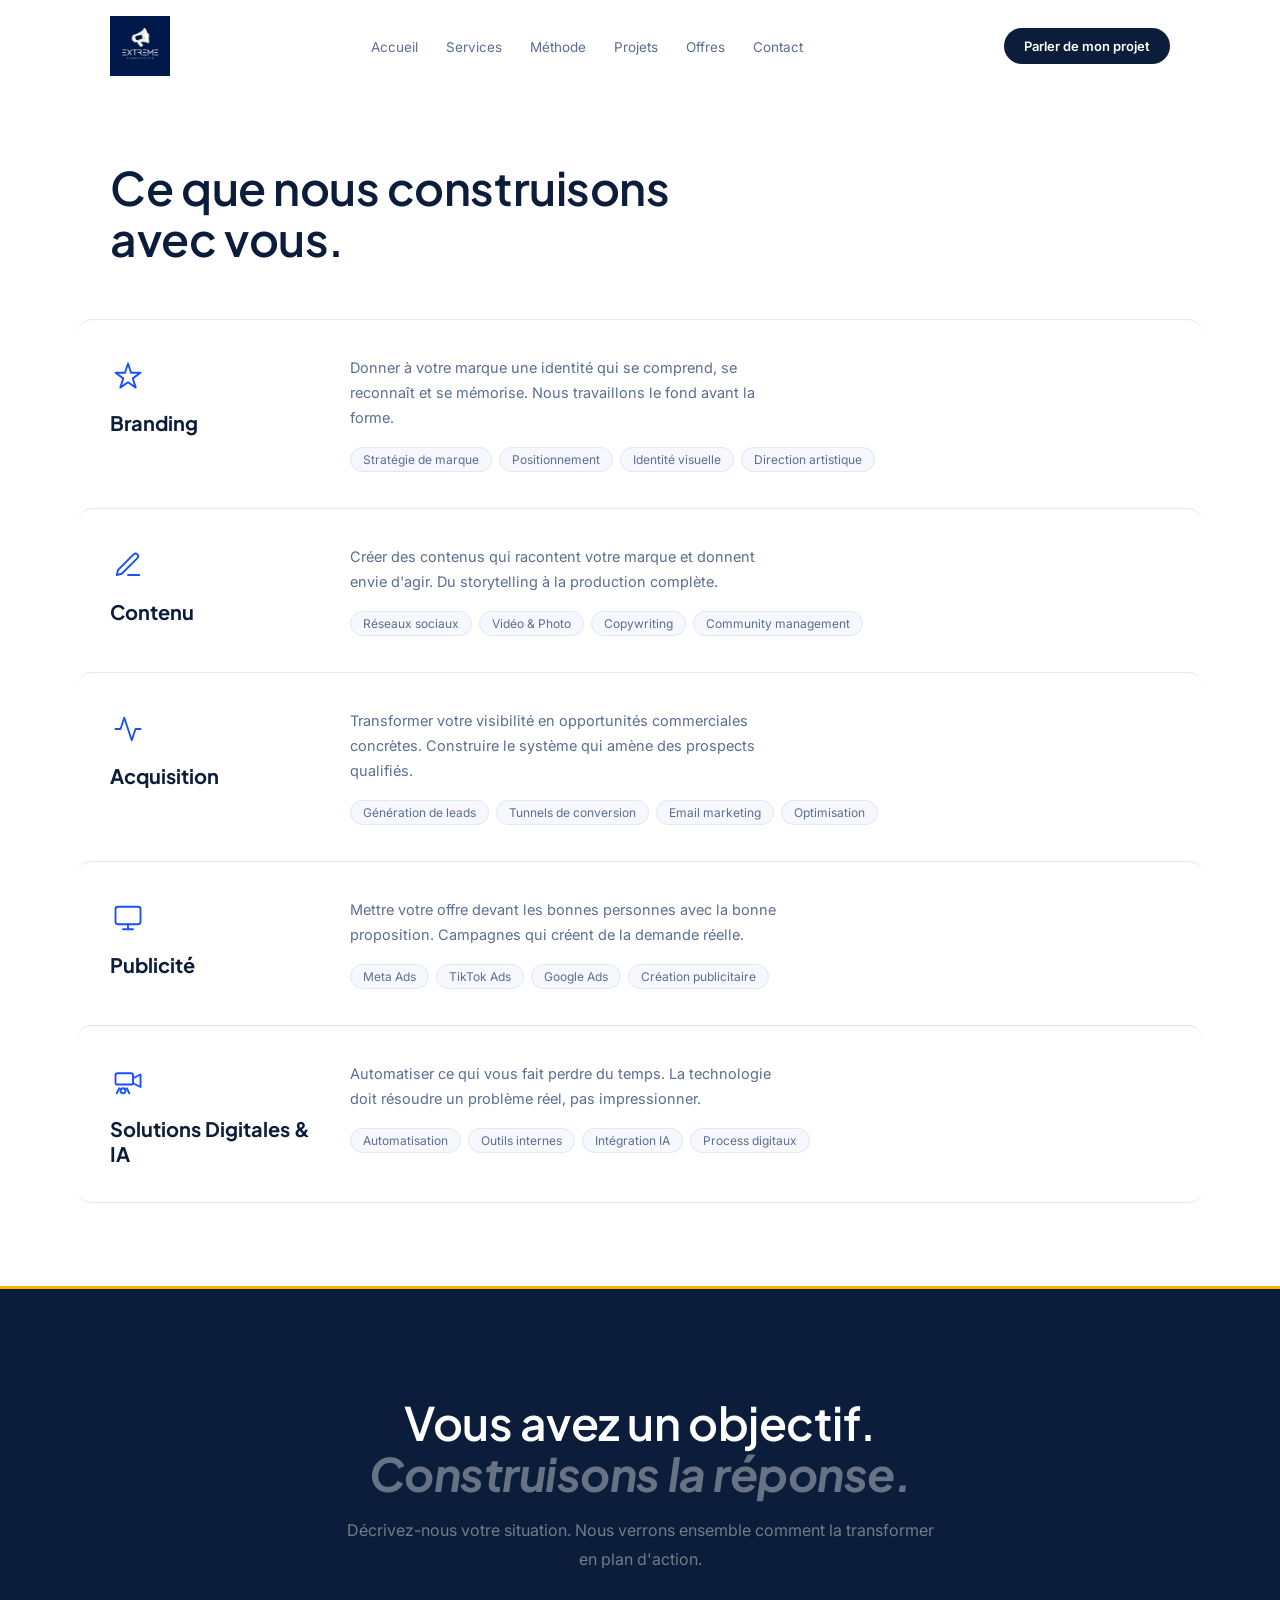
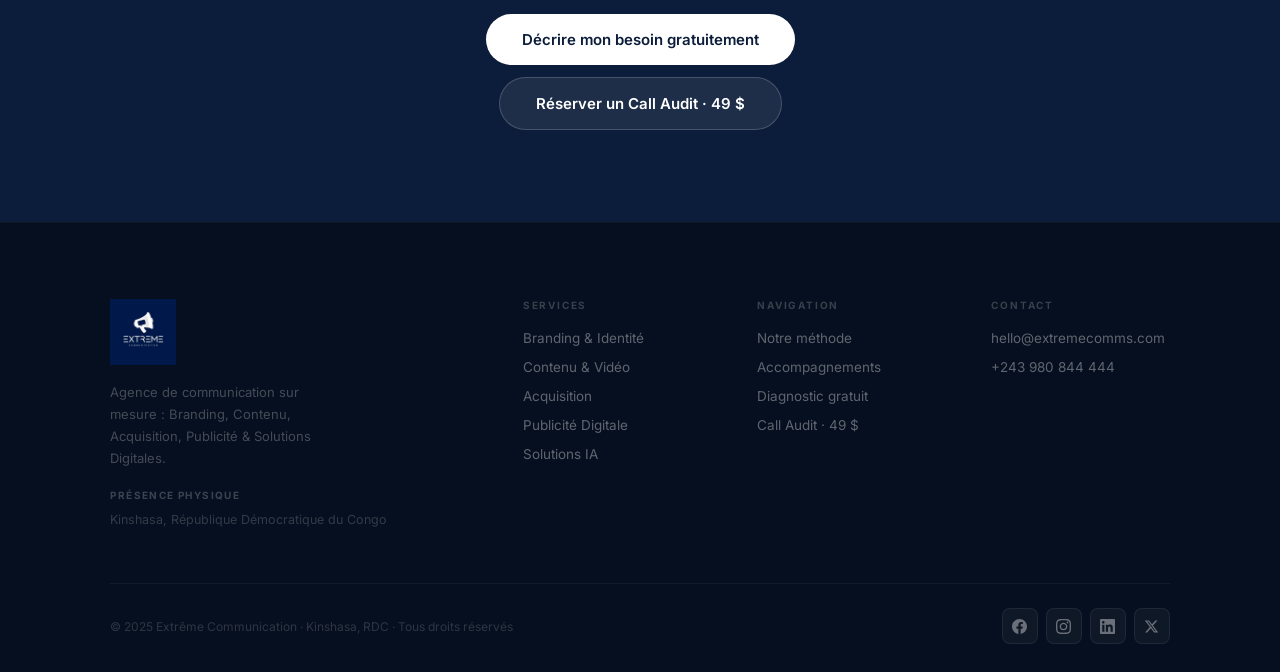
<file: expertises.html>
<!DOCTYPE html>
<html lang="fr">
<head>
<meta charset="UTF-8">
<meta name="viewport" content="width=device-width, initial-scale=1.0">
<title>Expertises · Branding, Contenu, Acquisition, Publicité, IA · Extrême Communication</title>
<meta name="description" content="Nos expertises : Branding, Contenu, Acquisition, Publicité et Solutions Digitales & IA.">
<link rel="canonical" href="https://www.extremecomms.com/expertises.html">
<meta property="og:title" content="Expertises · Extrême Communication">
<meta property="og:description" content="Nos expertises : Branding, Contenu, Acquisition, Publicité et Solutions Digitales & IA.">
<meta property="og:url" content="https://www.extremecomms.com/expertises.html">
<meta property="og:type" content="website">
<link rel="icon" href="[data-uri]">
<link rel="preconnect" href="https://fonts.googleapis.com">
<link href="https://fonts.googleapis.com/css2?family=Plus+Jakarta+Sans:wght@300;400;500;600;700;800&family=Inter:wght@300;400;500;600&display=swap" rel="stylesheet">
<link rel="preconnect" href="https://api.fontshare.com">
<link href="https://api.fontshare.com/v2/css?f[]=clash-display@400,500,600,700&display=swap" rel="stylesheet">
<style>
*,*::before,*::after{margin:0;padding:0;box-sizing:border-box}
html{scroll-behavior:smooth;font-size:16px}
:root{
  --ink:#0B1D3A;
  --ink2:#152D58;
  --blue:#1A4FFF;
  --blue-lt:#EBF1FF;
  --yellow:#F4B400;
  --yellow-dark:#9A6B00;
  --white:#FFFFFF;
  --off:#F6F8FD;
  --bd:#DFE6F4;
  --muted:#5B6E92;
  --faint:#9BAAC4;
  --display:'Plus Jakarta Sans',system-ui,sans-serif;
  --clash:'Clash Display','Plus Jakarta Sans',system-ui,sans-serif;
  --body:'Inter',system-ui,sans-serif;
  --gx:clamp(20px,5.5vw,80px);
  --nav-h:clamp(72px,9vw,92px);
}
body{font-family:var(--body);background:var(--white);color:var(--ink);-webkit-font-smoothing:antialiased;overflow-x:hidden}
img{display:block;max-width:100%}
a{color:inherit;text-decoration:none}
::selection{background:var(--ink);color:#fff}

/* ── TYPOGRAPHY ── */
.d-xl{
  font-family:var(--clash);
  font-size:clamp(38px,6.6vw,84px);
  font-weight:600;
  line-height:1.02;
  letter-spacing:-0.02em;
  color:var(--ink);
}
.d-xl em{font-style:normal;color:var(--blue)}
.d-lg{
  font-family:var(--clash);
  font-size:clamp(28px,3.6vw,48px);
  font-weight:600;
  line-height:1.1;
  letter-spacing:-0.01em;
  color:var(--ink);
}
.d-lg em{font-style:italic;font-weight:700;color:var(--ink2)}
.d-md{font-family:var(--display);font-size:clamp(22px,2.5vw,32px);font-weight:700;line-height:1.15;letter-spacing:-0.02em;color:var(--ink)}
.eyebrow{font-family:var(--body);font-size:11px;font-weight:600;letter-spacing:.2em;text-transform:uppercase;color:var(--faint)}
.eyebrow-b{color:var(--blue)}
.lead{font-size:clamp(15px,1.4vw,18px);line-height:1.78;color:var(--muted)}
.copy{font-size:14px;line-height:1.72;color:var(--muted)}

/* ── LAYOUT ── */
.w{max-width:1200px;margin:0 auto;padding:0 var(--gx)}
.sec{padding:clamp(52px,6.5vw,88px) 0}
.first-sec{padding-top:calc(var(--nav-h) + clamp(32px,5vw,56px)) !important}
.sec-sm{padding:clamp(36px,4.2vw,56px) 0}

/* ── BUTTONS ── */
.btn{
  display:inline-flex;align-items:center;gap:10px;
  padding:13px 26px;border-radius:100px;border:none;
  font-family:var(--body);font-size:14px;font-weight:600;
  cursor:pointer;transition:all .3s cubic-bezier(.16,1,.3,1);white-space:nowrap;
}
.btn:active{transform:scale(.96)}
.btn svg{width:15px;height:15px;flex-shrink:0;transition:transform .3s cubic-bezier(.16,1,.3,1);stroke:currentColor;fill:none;stroke-width:1.8;stroke-linecap:round;stroke-linejoin:round}
.btn:hover svg{transform:translate(2px,-2px)}
.btn-ink{background:var(--ink);color:#fff}
.btn-ink:hover{background:var(--ink2);box-shadow:0 8px 24px rgba(11,29,58,.24);transform:translateY(-1px)}
.btn-bd{background:transparent;color:var(--ink);border:1.5px solid var(--bd)}
.btn-bd:hover{border-color:var(--ink)}
.btn-blue{background:var(--blue);color:#fff}
.btn-blue:hover{opacity:.88;box-shadow:0 8px 24px rgba(26,79,255,.3);transform:translateY(-1px)}
.btn-w{background:#fff;color:var(--ink)}
.btn-w:hover{background:var(--blue-lt)}
.btn-ghost{background:rgba(255,255,255,.08);color:#fff;border:1.5px solid rgba(255,255,255,.18)}
.btn-ghost:hover{background:rgba(255,255,255,.16)}
.btn-full{width:100%;justify-content:center}
.btn-lg{padding:16px 36px;font-size:15px}

/* ── NAV ── */
#nav{
  position:fixed;top:0;left:0;right:0;z-index:300;
  height:var(--nav-h);background:rgba(255,255,255,.95);
  backdrop-filter:blur(18px);
  border-bottom:1px solid transparent;
  transition:border-color .3s,box-shadow .3s;
}
#nav.on{border-color:var(--bd);box-shadow:0 2px 20px rgba(11,29,58,.06)}
.nav-in{display:flex;align-items:center;justify-content:space-between;height:var(--nav-h)}
.nav-logo{display:flex;align-items:center}
.nav-logo img{height:clamp(40px,5.4vw,60px);width:auto;object-fit:contain;transition:height .3s}
.nav-links{display:flex;gap:28px;list-style:none}
.nav-links a{font-size:13.5px;font-weight:400;color:var(--muted);transition:color .18s}
.nav-links a:hover{color:var(--ink)}
.nav-r{display:flex;align-items:center;gap:10px}
.lang-sw{display:flex;align-items:center;border:1.5px solid var(--bd);border-radius:100px;padding:3px;gap:2px}
.lang-btn{font-size:11.5px;font-weight:700;letter-spacing:.03em;color:var(--muted);background:none;border:none;padding:5px 11px;border-radius:100px;cursor:pointer;transition:all .25s cubic-bezier(.16,1,.3,1)}
.lang-btn.active{background:var(--ink);color:#fff}
.lang-btn:not(.active):hover{color:var(--ink)}
.lang-sw-mm{align-self:flex-start;margin:4px 0 20px}
.lang-sw-mm .lang-btn{font-size:13px;padding:8px 16px}
.nav-pill{
  font-size:13px;font-weight:500;color:var(--blue);
  padding:7px 16px;border-radius:100px;
  border:1.5px solid rgba(26,79,255,.2);transition:all .2s;
}
.nav-pill:hover{background:rgba(26,79,255,.06);border-color:var(--blue)}
.nav-cta{padding:10px 20px;font-size:13px}

/* Hamburger */
.hbg{display:none;background:none;border:none;cursor:pointer;padding:5px;line-height:0}
.hbg svg{display:block;width:24px;height:24px}

/* ── MOBILE MENU ── */
#mm{
  display:none;position:fixed;top:var(--nav-h);left:0;right:0;bottom:0;
  background:#fff;z-index:299;
  padding:28px var(--gx) 40px;
  flex-direction:column;overflow-y:auto;
}
#mm.open{display:flex}
.mm-links{display:flex;flex-direction:column;gap:0;margin-bottom:36px}
.mm-links a{
  display:block;padding:17px 0;
  border-bottom:1px solid var(--bd);
  font-family:var(--display);font-size:20px;font-weight:700;color:var(--ink);
  transition:color .18s;
}
.mm-links a:hover{color:var(--blue)}
.mm-btns{display:flex;flex-direction:column;gap:12px}

/* ── HERO ── */
#hero{
  padding-top:var(--nav-h);background:var(--white);
  min-height:100vh;display:flex;align-items:center;
  position:relative;overflow:hidden;
}
section,footer{scroll-margin-top:var(--nav-h)}

.hero-inner-2col{
  display:grid;grid-template-columns:1fr .85fr;
  gap:clamp(32px,5vw,72px);align-items:center;
  padding:clamp(32px,5.5vw,72px) 0;
  position:relative;z-index:1;
}
.hero-title{margin-bottom:18px}
.hero-sub{max-width:520px;margin-bottom:28px}
.hero-btns{display:flex;align-items:center;gap:26px;flex-wrap:wrap}
.hero-photo{
  position:relative;border-radius:18px;overflow:hidden;aspect-ratio:4/5;max-height:560px;
  box-shadow:0 0 0 rgba(11,29,58,0);
  animation:heroPhotoIn 1.2s cubic-bezier(.16,1,.3,1) both,heroPhotoShadow 1.4s ease both;
  animation-delay:.15s,.3s;
}
.hero-photo img{width:100%;height:100%;object-fit:cover;display:block;animation:heroPhotoZoom 1.8s cubic-bezier(.16,1,.3,1) both;animation-delay:.15s}
.hero-photo::after{
  content:'';position:absolute;inset:0;pointer-events:none;
  background:linear-gradient(200deg,rgba(26,79,255,.28),rgba(11,29,58,0) 45%);
  opacity:0;animation:heroPhotoGlow 1.6s ease both;animation-delay:.5s;
}
@keyframes heroPhotoIn{from{opacity:0;transform:translateY(28px) scale(.95) rotate(-1.2deg)}to{opacity:1;transform:translateY(0) scale(1) rotate(0)}}
@keyframes heroPhotoZoom{from{transform:scale(1.15)}to{transform:scale(1)}}
@keyframes heroPhotoShadow{from{box-shadow:0 0 0 rgba(11,29,58,0)}to{box-shadow:0 30px 60px -20px rgba(11,29,58,.35)}}
@keyframes heroPhotoGlow{from{opacity:0}to{opacity:1}}

/* ── CLIENTS ── */
#clients{background:var(--off);border-top:1px solid var(--bd);border-bottom:1px solid var(--bd)}
.cl-inner{display:flex;flex-direction:column;align-items:center;gap:36px}
.cl-row{
  display:grid;grid-template-columns:repeat(4,1fr);gap:20px;width:100%;
}
.cl-item{
  background:#fff;border:1.5px solid var(--bd);border-radius:16px;
  display:flex;align-items:center;justify-content:center;
  height:132px;padding:26px;transition:border-color .25s,box-shadow .25s,transform .25s;
  min-width:0;
}
.cl-item:hover{border-color:var(--yellow);box-shadow:0 10px 30px rgba(11,29,58,.08);transform:translateY(-3px)}
.cl-item img{max-height:82px;max-width:100%;width:auto;object-fit:contain;filter:grayscale(100%);opacity:.75;transition:transform .4s cubic-bezier(.16,1,.3,1),filter .35s ease,opacity .35s ease}
.cl-item:hover img{transform:scale(1.08);filter:grayscale(0%);opacity:1}

/* ── PROBLEM ── */
.prob-layout{display:grid;grid-template-columns:1fr 1fr;gap:clamp(40px,5vw,72px);align-items:start}
.prob-head{position:sticky;top:88px}
.prob-lead{margin-top:20px;max-width:420px}
.prob-line{width:40px;height:2px;background:var(--blue);border-radius:1px;margin:28px 0}
.prob-quote{font-family:var(--display);font-size:clamp(17px,1.8vw,22px);font-weight:700;font-style:italic;color:var(--ink);line-height:1.35}
.prob-cards{display:flex;flex-direction:column;gap:14px}
.pc{
  padding:28px;border:1.5px solid var(--bd);border-radius:14px;
  transition:all .25s;position:relative;overflow:hidden;
}
.pc::before{content:'';position:absolute;top:0;left:0;width:3px;height:0;background:var(--blue);border-radius:2px;transition:height .3s}
.pc:hover{border-color:rgba(26,79,255,.22);transform:translateY(-2px);box-shadow:0 10px 36px rgba(11,29,58,.07)}
.pc:hover::before{height:100%}
.pc-icon{display:flex;align-items:center;justify-content:center;width:40px;height:40px;border-radius:10px;background:var(--blue-lt);margin-bottom:16px}
.pc-icon svg{width:20px;height:20px;stroke:var(--blue);fill:none;stroke-width:1.8;stroke-linecap:round;stroke-linejoin:round}
.pc-title{font-family:var(--display);font-size:16px;font-weight:700;color:var(--ink);margin-bottom:8px}
.prob-cta{margin-top:44px;text-align:center}

/* ── APPROACH ── */
#methode{background:var(--ink)}
.ap-head{margin-bottom:56px}
.ap-head .eyebrow{color:rgba(255,255,255,.3)}
.ap-title{color:#fff;margin-top:14px}
.ap-title em{color:rgba(255,255,255,.38)}
.ap-sub{color:rgba(255,255,255,.4);margin-top:14px;max-width:420px}
.ap-grid{
  display:grid;grid-template-columns:repeat(4,1fr);
  border:1px solid rgba(255,255,255,.07);border-radius:14px;overflow:hidden;
}
.ap-step{padding:36px 26px;border-right:1px solid rgba(255,255,255,.07);transition:background .22s}
.ap-step:last-child{border-right:none}
.ap-step:hover{background:rgba(255,255,255,.03)}
.ap-n{font-family:var(--display);font-size:56px;font-weight:800;color:rgba(255,255,255,.06);line-height:1;margin-bottom:18px}
.ap-dash{width:28px;height:2px;background:var(--blue);border-radius:1px;margin-bottom:18px}
.ap-name{font-family:var(--display);font-size:19px;font-weight:700;color:#fff;margin-bottom:10px}
.ap-copy{font-size:13.5px;line-height:1.7;color:rgba(255,255,255,.38)}
.ap-photo{position:relative;margin-top:20px;border-radius:14px;overflow:hidden;border:1px solid rgba(255,255,255,.07)}
.ap-photo img{width:100%;max-height:340px;object-fit:cover;display:block;transition:transform .6s cubic-bezier(.16,1,.3,1)}
.ap-photo:hover img{transform:scale(1.06)}

/* ── ABOUT ── */
.about-grid{display:block}
.about-text{max-width:640px}
.about-photos{display:block}
.about-photo{border-radius:14px;overflow:hidden;background:var(--off);height:100%;min-height:360px}
.about-photo img{width:100%;height:100%;object-fit:cover;display:block;transition:transform .5s}
.about-photo:hover img{transform:scale(1.05)}

/* ── EXPERTISE ── */
.exp-head{margin-bottom:56px}
.exp-list{display:flex;flex-direction:column}
.ei{
  display:grid;grid-template-columns:200px 1fr;
  gap:40px;align-items:start;
  padding:36px 32px;margin:0 -32px;border-top:1.5px solid var(--bd);
  border-radius:14px;
  transition:background .25s;
}
.ei:last-child{border-bottom:1.5px solid var(--bd)}
.ei:hover{background:var(--ink)}
.ei:hover .ei-icon svg{stroke:var(--yellow)}
.ei:hover .ei-name{color:#fff}
.ei:hover .ei-pitch{color:rgba(255,255,255,.55)}
.ei:hover .ei-tag{color:rgba(255,255,255,.7);border-color:rgba(255,255,255,.18);background:rgba(255,255,255,.06)}
.ei-icon{width:40px;height:40px;display:flex;align-items:center;justify-content:center;margin-bottom:14px;margin-left:-2px}
.ei-icon svg{width:30px;height:30px;stroke:var(--blue);fill:none;stroke-width:1.5;stroke-linecap:round;stroke-linejoin:round;transition:stroke .25s}
.ei-name{font-family:var(--display);font-size:20px;font-weight:700;color:var(--ink);transition:color .25s}
.ei-pitch{font-size:14.5px;line-height:1.72;color:var(--muted);margin-bottom:16px;max-width:440px;transition:color .25s}
.ei-tags{display:flex;flex-wrap:wrap;gap:7px}
.ei-tag{font-size:12px;color:var(--muted);padding:4px 12px;border-radius:100px;background:var(--off);border:1px solid var(--bd);transition:all .25s}
.ei-photo{grid-template-columns:200px 1fr 96px}
.ei-thumb{width:96px;height:96px;border-radius:12px;overflow:hidden;flex-shrink:0;align-self:center}
.ei-thumb img{width:100%;height:100%;object-fit:cover;transition:transform .5s}
.ei:hover .ei-thumb img{transform:scale(1.06)}

/* ── EXPLORE (index bridge cards) ── */
.explore-grid{display:grid;grid-template-columns:repeat(3,1fr);gap:16px}
.explore-card{
  display:flex;flex-direction:column;gap:14px;
  padding:32px 28px;border:1.5px solid var(--bd);border-radius:14px;
  background:#fff;transition:all .3s cubic-bezier(.16,1,.3,1);
  min-width:0;
}
.explore-card:hover{border-color:var(--ink);transform:translateY(-3px);box-shadow:0 12px 36px rgba(11,29,58,.08)}
.explore-eyebrow{font-size:11px;font-weight:700;letter-spacing:.14em;text-transform:uppercase;color:var(--blue)}
.explore-title{font-family:var(--display);font-size:19px;font-weight:700;color:var(--ink);line-height:1.35}
.explore-link{font-size:13.5px;font-weight:600;color:var(--ink);margin-top:auto;padding-top:6px;border-top:1px solid var(--bd)}

/* ── OFFERS ── */
#offers{background:var(--off)}
.off-head{margin-bottom:52px}
.off-head-grid{display:grid;grid-template-columns:1.3fr 1fr;gap:48px;align-items:center;margin-bottom:52px}
.off-head-grid .off-head{margin-bottom:0}
.off-photo{position:relative;border-radius:16px;overflow:hidden;height:220px}
.off-photo img{width:100%;height:100%;object-fit:cover;transition:transform .6s cubic-bezier(.16,1,.3,1)}
.off-photo:hover img{transform:scale(1.07)}
.off-photo::after{content:'';position:absolute;bottom:14px;left:14px;width:32px;height:32px;border-bottom:3px solid var(--yellow);border-left:3px solid var(--yellow)}
.off-grid{display:grid;grid-template-columns:repeat(3,1fr);gap:16px}
.off-card{
  padding:36px 28px;border:1.5px solid var(--bd);border-radius:14px;
  background:#fff;display:flex;flex-direction:column;transition:all .22s;
  min-width:0;
}
.off-card.feat{background:var(--ink);border-color:var(--ink)}
.off-card.feat:hover{transform:translateY(-3px);box-shadow:0 16px 40px rgba(0,0,0,.28)}
.off-card:not(.feat):hover{border-color:var(--ink);transform:translateY(-3px);box-shadow:0 12px 36px rgba(11,29,58,.08)}
.off-pill{font-size:10px;font-weight:700;letter-spacing:.18em;text-transform:uppercase;color:var(--blue);margin-bottom:16px}
.off-card.feat .off-pill{color:var(--yellow)}
.off-name{font-family:var(--display);font-size:26px;font-weight:800;color:var(--ink);margin-bottom:12px}
.off-card.feat .off-name{color:#fff}
.off-desc{font-size:14px;line-height:1.72;color:var(--muted);margin-bottom:24px;flex:1}
.off-card.feat .off-desc{color:rgba(255,255,255,.42)}
.off-features{display:flex;flex-direction:column;gap:9px;margin-bottom:30px}
.off-f{display:flex;align-items:center;gap:9px;font-size:13px;color:var(--muted)}
.off-card.feat .off-f{color:rgba(255,255,255,.48)}
.off-f svg{width:14px;height:14px;stroke:var(--blue);fill:none;stroke-width:2.2;stroke-linecap:round;stroke-linejoin:round;flex-shrink:0}
.off-card.feat .off-f svg{stroke:rgba(255,255,255,.3)}

/* ── DIAGNOSTIC ── */
.diag-grid{display:grid;grid-template-columns:1fr 1.1fr;gap:clamp(40px,6vw,80px);align-items:start}
.diag-l .eyebrow{margin-bottom:16px}
.diag-sub{margin-top:16px;max-width:380px}
.diag-photo{border-radius:14px;overflow:hidden;margin-top:26px;max-width:380px;height:160px}
.diag-photo img{width:100%;height:100%;object-fit:cover;transition:transform .6s cubic-bezier(.16,1,.3,1)}
.diag-photo:hover img{transform:scale(1.07)}
.diag-perks{display:flex;flex-direction:column;margin:28px 0}
.dp{display:flex;align-items:center;gap:12px;padding:14px 0;border-bottom:1px solid var(--bd);font-size:14px;color:var(--muted)}
.dp:first-child{border-top:1px solid var(--bd)}
.dp svg{width:18px;height:18px;stroke:var(--blue);fill:none;stroke-width:1.8;stroke-linecap:round;stroke-linejoin:round;flex-shrink:0}
.audit-box{background:var(--off);border:1.5px solid var(--bd);border-radius:14px;padding:24px}
.audit-banner-inner{max-width:480px;margin:0 auto}
.audit-banner-inner .audit-box{background:#fff;border-color:#fff;box-shadow:0 20px 50px rgba(0,0,0,.25)}
.audit-pill{font-size:10px;font-weight:700;letter-spacing:.16em;text-transform:uppercase;color:var(--blue);margin-bottom:10px}
.audit-h{font-family:var(--display);font-size:19px;font-weight:700;color:var(--ink);margin-bottom:6px}
.audit-price{font-family:var(--display);font-size:38px;font-weight:800;color:var(--ink);line-height:1;margin-bottom:14px}
.audit-price small{font-size:16px;font-weight:400;color:var(--muted)}
.audit-fs{display:flex;flex-direction:column;gap:8px;margin-bottom:20px}
.audit-f{display:flex;align-items:center;gap:8px;font-size:13px;color:var(--muted)}
.audit-f svg{width:14px;height:14px;stroke:var(--blue);fill:none;stroke-width:2.2;stroke-linecap:round;stroke-linejoin:round;flex-shrink:0}

/* Form */
.form-box{background:#fff;border:1.5px solid var(--bd);border-radius:14px;padding:40px}
.form-title{font-family:var(--display);font-size:22px;font-weight:700;color:var(--ink);margin-bottom:4px}
.form-sub{font-size:13.5px;color:var(--muted);margin-bottom:28px}
.fg{margin-bottom:14px}
.fg label{display:block;font-size:10.5px;font-weight:600;letter-spacing:.1em;text-transform:uppercase;color:var(--muted);margin-bottom:6px}
.fg input,.fg select,.fg textarea{
  width:100%;padding:12px 14px;border:1.5px solid var(--bd);border-radius:8px;
  font-family:var(--body);font-size:14px;color:var(--ink);background:var(--off);
  outline:none;transition:border-color .2s,background .2s;-webkit-appearance:none;
}
.fg input:focus,.fg select:focus,.fg textarea:focus{border-color:var(--blue);background:#fff}
.fg input::placeholder,.fg textarea::placeholder{color:var(--faint)}
.fg select{cursor:pointer;color:var(--muted)}
.fg select option{background:#fff;color:var(--ink)}
.fg textarea{height:96px;resize:none}
.fg2{display:grid;grid-template-columns:1fr 1fr;gap:12px}
.fg-ck{display:flex;align-items:flex-start;gap:10px;margin:14px 0}
.fg-ck input[type=checkbox]{width:auto;accent-color:var(--blue);margin-top:3px;flex-shrink:0;cursor:pointer}
.fg-ck label{font-size:13px;color:var(--muted);text-transform:none;letter-spacing:0;font-weight:400;cursor:pointer}
.btn-sub{
  width:100%;padding:15px;background:var(--ink);color:#fff;
  border:none;border-radius:100px;
  font-family:var(--body);font-size:15px;font-weight:600;
  cursor:pointer;transition:all .22s;
}
.btn-sub:hover{background:var(--blue);box-shadow:0 8px 24px rgba(26,79,255,.3)}

/* ── CALL AUDIT MODAL ── */
.audit-modal{
  display:none;position:fixed;inset:0;z-index:500;
  background:rgba(11,29,58,.55);backdrop-filter:blur(4px);
  align-items:flex-start;justify-content:center;
  padding:min(8vh,64px) 20px 40px;overflow-y:auto;
}
.audit-modal.open{display:flex}
.audit-modal-box{
  background:#fff;border-radius:18px;padding:40px;max-width:600px;width:100%;
  position:relative;box-shadow:0 30px 80px rgba(11,29,58,.3);
}
.audit-modal-close{
  position:absolute;top:18px;right:18px;width:34px;height:34px;border-radius:50%;
  border:1.5px solid var(--bd);background:none;display:flex;align-items:center;justify-content:center;
  cursor:pointer;transition:all .2s;
}
.audit-modal-close svg{width:15px;height:15px;stroke:var(--muted);fill:none;stroke-width:2;stroke-linecap:round}
.audit-modal-close:hover{background:var(--ink);border-color:var(--ink)}
.audit-modal-close:hover svg{stroke:#fff}
.audit-modal-pill{font-size:10px;font-weight:700;letter-spacing:.16em;text-transform:uppercase;color:var(--blue);margin-bottom:12px}
.audit-modal-title{font-family:var(--display);font-size:23px;font-weight:700;color:var(--ink);margin-bottom:8px}
.audit-modal-sub{font-size:13.5px;color:var(--muted);line-height:1.55;margin-bottom:26px;max-width:460px}
@media(max-width:640px){
  .audit-modal-box{padding:28px 22px}
  .audit-modal .fg2{grid-template-columns:1fr}
}

/* ── CTA FINAL ── */
#cta{background:var(--ink);text-align:center;padding:clamp(60px,7.5vw,92px) 0;position:relative;overflow:hidden;border-top:3px solid var(--yellow)}
.cta-in{position:relative;z-index:1;max-width:600px;margin:0 auto}
#cta .eyebrow{color:rgba(255,255,255,.28);margin-bottom:22px}
.cta-title{color:#fff;margin-bottom:18px}
.cta-title em{color:rgba(255,255,255,.38)}
.cta-sub{color:rgba(255,255,255,.42);font-size:16px;line-height:1.8;margin-bottom:40px}
.cta-btns{display:flex;gap:12px;justify-content:center;flex-wrap:wrap}

/* ── FOOTER ── */
footer{background:#060F1F;padding:clamp(52px,7vw,76px) 0 28px;border-top:1px solid rgba(255,255,255,.04)}
.ft{display:grid;grid-template-columns:2fr 1fr 1fr 1fr;gap:clamp(28px,5vw,56px);margin-bottom:52px}
.ft-logo img{height:clamp(48px,6vw,66px);width:auto;object-fit:contain;margin-bottom:16px}
.ft-tag{font-size:13px;color:rgba(255,255,255,.25);line-height:1.7;max-width:230px;margin-bottom:20px}
.ft-addr strong{font-size:10px;font-weight:700;letter-spacing:.14em;text-transform:uppercase;color:rgba(255,255,255,.22);display:block;margin-bottom:7px}
.ft-addr p{font-size:12.5px;color:rgba(255,255,255,.18);line-height:1.85}
.ft-col h5{font-size:10px;font-weight:700;letter-spacing:.18em;text-transform:uppercase;color:rgba(255,255,255,.2);margin-bottom:16px}
.ft-col ul{list-style:none;display:flex;flex-direction:column;gap:9px}
.ft-col ul li a{font-size:13.5px;color:rgba(255,255,255,.36);transition:color .18s}
.ft-col ul li a:hover{color:#fff}
.ft-btm{display:flex;justify-content:space-between;align-items:center;padding-top:24px;border-top:1px solid rgba(255,255,255,.05);flex-wrap:wrap;gap:14px}
.ft-copy{font-size:12px;color:rgba(255,255,255,.16)}
.ft-soc{display:flex;gap:8px}
.soc{
  width:36px;height:36px;border-radius:8px;
  background:rgba(255,255,255,.04);border:1px solid rgba(255,255,255,.07);
  display:flex;align-items:center;justify-content:center;transition:all .22s;
}
.soc:hover{background:var(--blue);border-color:var(--blue)}
.soc svg{width:15px;height:15px;fill:rgba(255,255,255,.38);transition:fill .2s}
.soc:hover svg{fill:#fff}

/* ── REVEAL ANIMATION ── */
.rv{opacity:0;transform:translateY(20px);transition:opacity .7s cubic-bezier(.16,1,.3,1),transform .7s cubic-bezier(.16,1,.3,1)}
.rv.in{opacity:1;transform:none}
.rg>*{opacity:0;transform:translateY(18px);transition:opacity .65s cubic-bezier(.16,1,.3,1),transform .65s cubic-bezier(.16,1,.3,1)}
.rg.in>*:nth-child(1){opacity:1;transform:none;transition-delay:0ms}
.rg.in>*:nth-child(2){opacity:1;transform:none;transition-delay:70ms}
.rg.in>*:nth-child(3){opacity:1;transform:none;transition-delay:140ms}
.rg.in>*:nth-child(4){opacity:1;transform:none;transition-delay:210ms}
.rg.in>*:nth-child(5){opacity:1;transform:none;transition-delay:280ms}
.rg.in>*:nth-child(6){opacity:1;transform:none;transition-delay:350ms}
.rg.in>*:nth-child(7){opacity:1;transform:none;transition-delay:420ms}

/* ── RESPONSIVE ── */
@media(max-width:1040px){
  .nav-links,.nav-pill,.nav-cta,.nav-r .lang-sw{display:none}
  .hbg{display:flex;align-items:center;justify-content:center}
  .hero-sub{max-width:100%}
  .prob-layout{grid-template-columns:1fr}
  .about-grid{grid-template-columns:1fr;gap:32px}
  .about-photos{order:-1}
  .about-photo{min-height:240px}
  .prob-head{position:static}
  .ei{grid-template-columns:1fr;gap:14px;margin:0;padding:28px 0}
  .ei-thumb{display:none}
  .ei-arr{display:none}
  .off-grid{grid-template-columns:1fr}
  .off-head-grid{grid-template-columns:1fr;gap:24px}
  .off-photo{height:180px}
  .diag-grid{grid-template-columns:1fr;gap:44px}
  .ft{grid-template-columns:1fr 1fr;gap:32px}
  .ap-grid{grid-template-columns:1fr 1fr}
  .ap-step{border-bottom:1px solid rgba(255,255,255,.07)}
  .cl-row{grid-template-columns:repeat(3,1fr)}
  .explore-grid{grid-template-columns:1fr}
}
@media(max-width:640px){
  :root{--gx:18px}
  .btn{width:100%}
  .hero-btns{flex-direction:column}
  .hero-inner-2col{grid-template-columns:1fr;gap:32px}
  .hero-photo{aspect-ratio:16/10;max-height:320px;order:-1}
  .hero-btns .btn{justify-content:center}
  .prob-cards{gap:10px}
  .ap-grid{grid-template-columns:1fr}
  .ap-step:last-child{border-bottom:none}
  .cl-row{grid-template-columns:repeat(2,1fr)}
  .cl-item{height:104px;padding:18px}
  .cl-item img{max-height:60px}
  .cl-item:nth-child(4n){border-right:1px solid var(--bd)}
  .cl-item:nth-child(3n){border-right:none}
  .ft{grid-template-columns:1fr}
  .ft-btm{flex-direction:column;text-align:center}
  .cta-btns{flex-direction:column;align-items:center}
  .fg2{grid-template-columns:1fr}
}

</style>
</head>
<body>
<nav id="nav">
  <div class="w nav-in">
    <a href="index.html" class="nav-logo"><img src="[data-uri]" alt="Extrême Communication"></a>
    <ul class="nav-links">
      <li><a href="index.html">Accueil</a></li>
      <li><a href="expertises.html">Services</a></li>
      <li><a href="a-propos.html#methode">Méthode</a></li>
      <li><a href="projets.html">Projets</a></li>
      <li><a href="offres.html">Offres</a></li>
      <li><a href="contact.html">Contact</a></li>
    </ul>
    <div class="nav-r">
      <a href="contact.html" class="btn btn-ink nav-cta">Parler de mon projet</a>
    </div>
    <button class="hbg" id="hbg" aria-label="Menu">
      <svg id="hico" viewBox="0 0 24 24" fill="none" stroke="#0B1D3A" stroke-width="1.6" stroke-linecap="round">
        <line x1="3" y1="7" x2="21" y2="7"/>
        <line x1="3" y1="12" x2="21" y2="12"/>
        <line x1="3" y1="17" x2="21" y2="17"/>
      </svg>
    </button>
  </div>
</nav>

<div id="mm">
  <nav class="mm-links">
    <a href="index.html">Accueil</a>
    <a href="expertises.html">Services</a>
    <a href="a-propos.html#methode">Notre méthode</a>
    <a href="projets.html">Nos projets</a>
    <a href="offres.html">Offres & Tarifs</a>
    <a href="contact.html">Démarrer un projet</a>
    <a href="#" onclick="event.preventDefault();closeMenu();openAudit()">Call Audit · 49 $</a>
  </nav>
  <div class="mm-btns">
    <a href="contact.html" class="btn btn-ink btn-full btn-lg">Parler de mon projet</a>
    <a href="contact.html" class="btn btn-bd btn-full btn-lg">Diagnostic gratuit</a>
  </div>
</div>

<!-- ═══ EXPERTISE ═══ -->
<section id="expertise" class="sec first-sec" style="background:var(--white)">
  <div class="w">
    <div class="exp-head rv">
      <h1 class="d-lg" style="margin-top:14px" data-i18n-html="exp.title">Ce que nous construisons<br>avec vous.</h1>
    </div>
    <div class="exp-list">
      <div class="ei rv" id="branding">
        <div>
          <div class="ei-icon">
            <svg viewBox="0 0 24 24"><path d="M12 2l2.4 7.4H22l-6.2 4.5 2.4 7.4L12 17l-6.2 4.3 2.4-7.4L2 9.4h7.6z"/></svg>
          </div>
          <div class="ei-name">Branding</div>
        </div>
        <div>
          <p class="ei-pitch">Donner à votre marque une identité qui se comprend, se reconnaît et se mémorise. Nous travaillons le fond avant la forme.</p>
          <div class="ei-tags">
            <span class="ei-tag">Stratégie de marque</span>
            <span class="ei-tag">Positionnement</span>
            <span class="ei-tag">Identité visuelle</span>
            <span class="ei-tag">Direction artistique</span>
          </div>
        </div>
      </div>
      <div class="ei rv" id="contenu">
        <div>
          <div class="ei-icon">
            <svg viewBox="0 0 24 24"><path d="M12 20h9"/><path d="M16.5 3.5a2.12 2.12 0 0 1 3 3L7 19l-4 1 1-4z"/></svg>
          </div>
          <div class="ei-name">Contenu</div>
        </div>
        <div>
          <p class="ei-pitch">Créer des contenus qui racontent votre marque et donnent envie d'agir. Du storytelling à la production complète.</p>
          <div class="ei-tags">
            <span class="ei-tag">Réseaux sociaux</span>
            <span class="ei-tag">Vidéo & Photo</span>
            <span class="ei-tag">Copywriting</span>
            <span class="ei-tag">Community management</span>
          </div>
        </div>
      </div>
      <div class="ei rv" id="acquisition">
        <div>
          <div class="ei-icon">
            <svg viewBox="0 0 24 24"><polyline points="22,12 18,12 15,21 9,3 6,12 2,12"/></svg>
          </div>
          <div class="ei-name">Acquisition</div>
        </div>
        <div>
          <p class="ei-pitch">Transformer votre visibilité en opportunités commerciales concrètes. Construire le système qui amène des prospects qualifiés.</p>
          <div class="ei-tags">
            <span class="ei-tag">Génération de leads</span>
            <span class="ei-tag">Tunnels de conversion</span>
            <span class="ei-tag">Email marketing</span>
            <span class="ei-tag">Optimisation</span>
          </div>
        </div>
      </div>
      <div class="ei rv" id="publicite">
        <div>
          <div class="ei-icon">
            <svg viewBox="0 0 24 24"><rect x="2" y="3" width="20" height="14" rx="2"/><line x1="8" y1="21" x2="16" y2="21"/><line x1="12" y1="17" x2="12" y2="21"/></svg>
          </div>
          <div class="ei-name">Publicité</div>
        </div>
        <div>
          <p class="ei-pitch">Mettre votre offre devant les bonnes personnes avec la bonne proposition. Campagnes qui créent de la demande réelle.</p>
          <div class="ei-tags">
            <span class="ei-tag">Meta Ads</span>
            <span class="ei-tag">TikTok Ads</span>
            <span class="ei-tag">Google Ads</span>
            <span class="ei-tag">Création publicitaire</span>
          </div>
        </div>
      </div>
      <div class="ei rv" id="digital">
        <div>
          <div class="ei-icon">
            <svg viewBox="0 0 24 24"><rect x="2" y="5" width="14" height="9" rx="1.5"/><path d="M16 9l6-3v10l-6-3"/><circle cx="8" cy="19" r="2"/><line x1="5" y1="17" x2="3" y2="21"/><line x1="11" y1="17" x2="13" y2="21"/></svg>
          </div>
          <div class="ei-name">Solutions Digitales & IA</div>
        </div>
        <div>
          <p class="ei-pitch">Automatiser ce qui vous fait perdre du temps. La technologie doit résoudre un problème réel, pas impressionner.</p>
          <div class="ei-tags">
            <span class="ei-tag">Automatisation</span>
            <span class="ei-tag">Outils internes</span>
            <span class="ei-tag">Intégration IA</span>
            <span class="ei-tag">Process digitaux</span>
          </div>
        </div>
      </div>
    </div>
  </div>
</section>

<!-- ═══ CTA FINAL ═══ -->
<section id="cta">
  <div class="w">
    <div class="cta-in rv">
      <h2 class="d-lg cta-title" style="margin-top:16px" data-i18n-html="cta.title">Vous avez un objectif.<br><em>Construisons la réponse.</em></h2>
      <p class="cta-sub" data-i18n="cta.lead">Décrivez-nous votre situation. Nous verrons ensemble comment la transformer en plan d'action.</p>
      <div class="cta-btns">
        <a href="contact.html" class="btn btn-w btn-lg" data-i18n="cta.btn1">Décrire mon besoin gratuitement</a>
        <button type="button" class="btn btn-ghost btn-lg" onclick="openAudit()" data-i18n="cta.btn2">Réserver un Call Audit · 49 $</button>
      </div>
    </div>
  </div>
</section>


<footer>
  <div class="w">
    <div class="ft">
      <div>
        <div class="ft-logo"><img src="[data-uri]" alt="Extrême Communication"></div>
        <p class="ft-tag" data-i18n="ft.tag">Agence de communication sur mesure : Branding, Contenu, Acquisition, Publicité & Solutions Digitales.</p>
        <div class="ft-addr">
          <strong data-i18n="ft.addr">Présence physique</strong>
          <p>Kinshasa, République Démocratique du Congo</p>
        </div>
      </div>
      <div class="ft-col">
        <h5 data-i18n="ft.h.services">Services</h5>
        <ul>
          <li><a href="expertises.html#branding" data-i18n="ft.s1">Branding & Identité</a></li>
          <li><a href="expertises.html#contenu" data-i18n="ft.s2">Contenu & Vidéo</a></li>
          <li><a href="expertises.html#acquisition" data-i18n="ft.s3">Acquisition</a></li>
          <li><a href="expertises.html#publicite" data-i18n="ft.s4">Publicité Digitale</a></li>
          <li><a href="expertises.html#digital" data-i18n="ft.s5">Solutions IA</a></li>
        </ul>
      </div>
      <div class="ft-col">
        <h5 data-i18n="ft.h.nav">Navigation</h5>
        <ul>
          <li><a href="a-propos.html#methode" data-i18n="ft.n1">Notre méthode</a></li>
          <li><a href="offres.html" data-i18n="ft.n2">Accompagnements</a></li>
          <li><a href="contact.html" data-i18n="ft.n3">Diagnostic gratuit</a></li>
          <li><a href="#" onclick="event.preventDefault();openAudit()" data-i18n="ft.n4">Call Audit · 49 $</a></li>
        </ul>
      </div>
      <div class="ft-col">
        <h5 data-i18n="ft.h.contact">Contact</h5>
        <ul>
          <li><a href="mailto:hello@extremecomms.com">hello@extremecomms.com</a></li>
          <li><a href="tel:+243980844444">+243 980 844 444</a></li>
        </ul>
      </div>
    </div>
    <div class="ft-btm">
      <p class="ft-copy" data-i18n="ft.copy">© 2025 Extrême Communication · Kinshasa, RDC · Tous droits réservés</p>
      <div class="ft-soc">
        <a class="soc" href="https://www.facebook.com/share/1CQBUKB3ys/" target="_blank" rel="noopener" aria-label="Facebook">
          <svg viewBox="0 0 24 24"><path d="M24 12.073c0-6.627-5.373-12-12-12s-12 5.373-12 12c0 5.99 4.388 10.954 10.125 11.854v-8.385H7.078v-3.47h3.047V9.43c0-3.007 1.792-4.669 4.533-4.669 1.312 0 2.686.235 2.686.235v2.953H15.83c-1.491 0-1.956.925-1.956 1.874v2.25h3.328l-.532 3.47h-2.796v8.385C19.612 23.027 24 18.062 24 12.073z"/></svg>
        </a>
        <a class="soc" href="https://www.instagram.com/extreme_communication" target="_blank" rel="noopener" aria-label="Instagram">
          <svg viewBox="0 0 24 24"><path d="M12 2.163c3.204 0 3.584.012 4.85.07 3.252.148 4.771 1.691 4.919 4.919.058 1.265.069 1.645.069 4.849 0 3.205-.012 3.584-.069 4.849-.149 3.225-1.664 4.771-4.919 4.919-1.266.058-1.644.07-4.85.07-3.204 0-3.584-.012-4.849-.07-3.26-.149-4.771-1.699-4.919-4.92-.058-1.265-.07-1.644-.07-4.849 0-3.204.013-3.583.07-4.849.149-3.227 1.664-4.771 4.919-4.919 1.266-.057 1.645-.069 4.849-.069zm0-2.163c-3.259 0-3.667.014-4.947.072-4.358.2-6.78 2.618-6.98 6.98-.059 1.281-.073 1.689-.073 4.948 0 3.259.014 3.668.072 4.948.2 4.358 2.618 6.78 6.98 6.98 1.281.058 1.689.072 4.948.072 3.259 0 3.668-.014 4.948-.072 4.354-.2 6.782-2.618 6.979-6.98.059-1.28.073-1.689.073-4.948 0-3.259-.014-3.667-.072-4.947-.196-4.354-2.617-6.78-6.979-6.98-1.281-.059-1.69-.073-4.949-.073zm0 5.838c-3.403 0-6.162 2.759-6.162 6.162s2.759 6.163 6.162 6.163 6.162-2.759 6.162-6.163c0-3.403-2.759-6.162-6.162-6.162zm0 10.162c-2.209 0-4-1.79-4-4 0-2.209 1.791-4 4-4s4 1.791 4 4c0 2.21-1.791 4-4 4zm6.406-11.845c-.796 0-1.441.645-1.441 1.44s.645 1.44 1.441 1.44c.795 0 1.439-.645 1.439-1.44s-.644-1.44-1.439-1.44z"/></svg>
        </a>
        <a class="soc" href="https://www.linkedin.com/company/extreme-communication-pub/" target="_blank" rel="noopener" aria-label="LinkedIn">
          <svg viewBox="0 0 24 24"><path d="M20.447 20.452h-3.554v-5.569c0-1.328-.027-3.037-1.852-3.037-1.853 0-2.136 1.445-2.136 2.939v5.667H9.351V9h3.414v1.561h.046c.477-.9 1.637-1.85 3.37-1.85 3.601 0 4.267 2.37 4.267 5.455v6.286zM5.337 7.433c-1.144 0-2.063-.926-2.063-2.065 0-1.138.92-2.063 2.063-2.063 1.14 0 2.064.925 2.064 2.063 0 1.139-.925 2.065-2.064 2.065zm1.782 13.019H3.555V9h3.564v11.452zM22.225 0H1.771C.792 0 0 .774 0 1.729v20.542C0 23.227.792 24 1.771 24h20.451C23.2 24 24 23.227 24 22.271V1.729C24 .774 23.2 0 22.222 0h.003z"/></svg>
        </a>
        <a class="soc" href="https://x.com/Extreme_comm" target="_blank" rel="noopener" aria-label="X (Twitter)">
          <svg viewBox="0 0 24 24"><path d="M18.244 2.25h3.308l-7.227 8.26 8.502 11.24H16.17l-5.214-6.817L4.99 21.75H1.68l7.73-8.835L1.254 2.25H8.08l4.713 6.231zm-1.161 17.52h1.833L7.084 4.126H5.117z"/></svg>
        </a>
      </div>
    </div>
  </div>
</footer>

<div class="audit-modal" id="auditModal">
  <div class="audit-modal-box">
    <button type="button" class="audit-modal-close" onclick="closeAudit()" aria-label="Fermer">
      <svg viewBox="0 0 24 24"><line x1="6" y1="6" x2="18" y2="18"/><line x1="18" y1="6" x2="6" y2="18"/></svg>
    </button>
    <div class="audit-modal-pill">Call Audit Express · 49 $</div>
    <h3 class="audit-modal-title">Réserver mon Call Audit</h3>
    <p class="audit-modal-sub">30 minutes d'échange avec notre équipe. Choisissez une date et une heure, nous confirmons le créneau par email ou téléphone.</p>
    <form id="auditForm">
      <input type="hidden" name="_subject" value="Réservation Call Audit Express · 49$">
      <input type="hidden" name="Type de demande" value="Call Audit Express · 49$">
      <input type="hidden" name="_captcha" value="false">
      <input type="hidden" name="_template" value="table">
      <div class="fg2">
        <div class="fg"><label>Nom complet</label><input type="text" name="Nom" placeholder="Votre nom" required></div>
        <div class="fg"><label>Entreprise</label><input type="text" name="Entreprise" placeholder="Votre entreprise"></div>
      </div>
      <div class="fg2">
        <div class="fg"><label>Email</label><input type="email" name="Email" placeholder="votre@email.com" required></div>
        <div class="fg"><label>Téléphone</label><input type="tel" name="Téléphone" placeholder="+243 xxx xxx xxx" required></div>
      </div>
      <div class="fg2">
        <div class="fg"><label>Date souhaitée</label><input type="date" name="Date souhaitée" required></div>
        <div class="fg">
          <label>Heure souhaitée</label>
          <select name="Heure souhaitée" required>
            <option value="">Choisir...</option>
            <option>08:00</option><option>09:00</option><option>10:00</option>
            <option>11:00</option><option>12:00</option><option>13:00</option>
            <option>14:00</option><option>15:00</option><option>16:00</option>
            <option>17:00</option><option>18:00</option>
          </select>
        </div>
      </div>
      <div class="fg"><label>Votre problématique, en quelques mots</label><textarea name="Problématique" placeholder="Ce que vous voulez aborder pendant l'appel..." required></textarea></div>
      <button type="submit" class="btn-sub" id="auditSubmitBtn">Confirmer ma demande de Call Audit</button>
      <p id="auditMsg" style="font-size:12.5px;color:var(--muted);margin-top:12px;display:none"></p>
    </form>
  </div>
</div>


<script>
// ── NAV SCROLL
const nav=document.getElementById('nav');
window.addEventListener('scroll',()=>nav.classList.toggle('on',window.scrollY>36),{passive:true});

// ── MENU MOBILE
const hbg=document.getElementById('hbg');
const hico=document.getElementById('hico');
const mm=document.getElementById('mm');
let open=false;

function openMenu(){
  open=true;mm.style.display='flex';
  hico.innerHTML='<line x1="5" y1="5" x2="19" y2="19"/><line x1="19" y1="5" x2="5" y2="19"/>';
  document.body.style.overflow='hidden';
}
function closeMenu(){
  open=false;mm.style.display='none';
  hico.innerHTML='<line x1="3" y1="7" x2="21" y2="7"/><line x1="3" y1="12" x2="21" y2="12"/><line x1="3" y1="17" x2="21" y2="17"/>';
  document.body.style.overflow='';
}
hbg.addEventListener('click',()=>open?closeMenu():openMenu());
mm.querySelectorAll('a').forEach(a=>a.addEventListener('click',closeMenu));

// ── SMOOTH SCROLL
document.querySelectorAll('a[href^="#"]').forEach(a=>{
  a.addEventListener('click',e=>{
    const t=document.querySelector(a.getAttribute('href'));
    if(t){e.preventDefault();t.scrollIntoView({behavior:'smooth',block:'start'})}
  });
});

// ── REVEAL ON SCROLL
const io=new IntersectionObserver(entries=>{
  entries.forEach(e=>{
    if(e.isIntersecting){e.target.classList.add('in');io.unobserve(e.target)}
  });
},{threshold:.05,rootMargin:'0px 0px -40px 0px'});
document.querySelectorAll('.rv,.rg').forEach(el=>io.observe(el));
// Filet de sécurité : garantit que tout contenu s'affiche même si l'animation ne se déclenche pas
setTimeout(()=>{document.querySelectorAll('.rv,.rg').forEach(el=>el.classList.add('in'))},2500);

// ── FORM MODE (Diagnostic gratuit / Call Audit Express)
// ── FORM SUBMIT (envoi direct par email, sans ouvrir la messagerie)
const leadForm=document.getElementById('leadForm');
const formMsg=document.getElementById('formMsg');
if(leadForm){
leadForm.addEventListener('submit', function(e){
  e.preventDefault();
  const btn=document.getElementById('submitBtn');
  const orig=btn.textContent;
  btn.disabled=true;
  btn.textContent='Envoi en cours...';
  formMsg.style.display='none';

  const data=new FormData(leadForm);
  fetch('https://formsubmit.co/ajax/hello@extremecomms.com', {
    method:'POST',
    headers:{'Accept':'application/json'},
    body:data
  })
  .then(r=>r.json())
  .then(()=>{
    btn.textContent='Message envoyé';
    btn.style.background='#1a7f4f';
    formMsg.textContent='Merci, votre demande a bien été transmise. Nous revenons vers vous rapidement.';
    formMsg.style.display='block';
    leadForm.reset();
    setTimeout(()=>{btn.textContent=orig;btn.style.background='';btn.disabled=false},5000);
  })
  .catch(()=>{
    btn.textContent=orig;
    btn.disabled=false;
    formMsg.textContent='Une erreur est survenue. Vous pouvez nous écrire directement à hello@extremecomms.com.';
    formMsg.style.display='block';
  });
});
}

// ── CALL AUDIT MODAL (formulaire interactif séparé, avec date et heure)
const auditModal=document.getElementById('auditModal');
function openAudit(){
  if(auditModal){auditModal.classList.add('open');document.body.style.overflow='hidden';}
}
function closeAudit(){
  if(auditModal){auditModal.classList.remove('open');document.body.style.overflow='';}
}
if(auditModal){
  auditModal.addEventListener('click', function(e){ if(e.target===auditModal) closeAudit(); });
}
document.addEventListener('keydown', function(e){ if(e.key==='Escape') closeAudit(); });

const auditForm=document.getElementById('auditForm');
const auditMsg=document.getElementById('auditMsg');
if(auditForm){
auditForm.addEventListener('submit', function(e){
  e.preventDefault();
  const btn=document.getElementById('auditSubmitBtn');
  const orig=btn.textContent;
  btn.disabled=true;
  btn.textContent='Envoi en cours...';
  auditMsg.style.display='none';

  const data=new FormData(auditForm);
  fetch('https://formsubmit.co/ajax/hello@extremecomms.com', {
    method:'POST',
    headers:{'Accept':'application/json'},
    body:data
  })
  .then(r=>r.json())
  .then(()=>{
    btn.textContent='Demande envoyée';
    btn.style.background='#1a7f4f';
    auditMsg.textContent='Merci, votre demande de Call Audit a bien été transmise. Nous vous confirmons le créneau par email ou téléphone.';
    auditMsg.style.display='block';
    auditForm.reset();
    setTimeout(()=>{btn.textContent=orig;btn.style.background='';btn.disabled=false;closeAudit();auditMsg.style.display='none'},4000);
  })
  .catch(()=>{
    btn.textContent=orig;
    btn.disabled=false;
    auditMsg.textContent='Une erreur est survenue. Vous pouvez nous écrire directement à hello@extremecomms.com.';
    auditMsg.style.display='block';
  });
});
}

// ── FR / EN LANGUAGE SWITCH ──
const I18N = {"nav.services": ["Services", "Services"], "nav.method": ["Méthode", "Method"], "nav.offers": ["Offres", "Offers"], "nav.contact": ["Contact", "Contact"], "nav.audit": ["Call Audit · 49 $", "Call Audit · $49"], "nav.cta": ["Parler de mon projet", "Talk about my project"], "mm.services": ["Services", "Services"], "mm.method": ["Notre méthode", "Our method"], "mm.offers": ["Offres & Tarifs", "Offers & Pricing"], "mm.start": ["Démarrer un projet", "Start a project"], "mm.audit": ["Call Audit · 49 $", "Call Audit · $49"], "mm.cta": ["Parler de mon projet", "Talk about my project"], "mm.diag": ["Diagnostic gratuit", "Free diagnostic"], "hero.kicker": ["Agence de communication sur mesure", "Bespoke communication agency"], "hero.loc": ["Basée à Kinshasa, RDC", "Based in Kinshasa, DRC"], "hero.title": ["Votre idée<br>mérite plus<br>qu'une belle<br><em>communication.</em>", "Your idea<br>deserves more<br>than a nice-<br><em>looking post.</em>"], "hero.sub": ["Nous construisons avec vous une communication pensée pour votre marque, votre marché et vos objectifs. Pas des posts. Des résultats.", "We build communication designed around your brand, your market and your goals. Not posts. Results."], "hero.cta1": ["Parler de mon projet", "Talk about my project"], "hero.cta2": ["Notre approche", "Our approach"], "clients.eyebrow": ["Ils nous ont fait confiance", "Trusted by"], "prob.eyebrow": ["Ce que nous observons", "What we see"], "prob.title": ["Votre communication doit <em>résoudre quelque chose.</em>", "Your communication needs to <em>solve something.</em>"], "prob.lead": ["Une marque peut être belle sans être claire. Une campagne peut être visible sans générer de demandes.", "A brand can be beautiful without being clear. A campaign can be visible without generating demand."], "prob.quote": ["Notre travail commence par comprendre ce qui doit changer.", "Our work starts by understanding what needs to change."], "ap.eyebrow": ["Notre méthode", "Our method"], "ap.title": ["Pas seulement des prestations.<br><em>Un accompagnement.</em>", "Not just services.<br><em>A partnership.</em>"], "ap.lead": ["Nous pouvons intervenir sur une mission précise ou devenir un véritable partenaire de communication.", "We can step in for a specific task or become a true communication partner."], "exp.eyebrow": ["Nos services", "Our services"], "exp.title": ["Ce que nous construisons<br>avec vous.", "What we build<br>with you."], "diag.eyebrow": ["Démarrer", "Get started"], "diag.title": ["Décrivez-nous votre situation.", "Tell us about your situation."], "diag.lead": ["Nous verrons ensemble comment la transformer en plan d'action concret.", "Together, we'll turn it into a concrete action plan."], "cta.eyebrow": ["Votre prochain projet", "Your next project"], "cta.title": ["Vous avez un objectif.<br><em>Construisons la réponse.</em>", "You have a goal.<br><em>Let's build the answer.</em>"], "cta.lead": ["Décrivez-nous votre situation. Nous verrons ensemble comment la transformer en plan d'action.", "Tell us about your situation. Together, we'll turn it into an action plan."], "cta.btn1": ["Décrire mon besoin gratuitement", "Describe my need for free"], "cta.btn2": ["Réserver un Call Audit · 49 $", "Book a Call Audit · $49"], "ft.tag": ["Agence de communication sur mesure : Branding, Contenu, Acquisition, Publicité & Solutions Digitales.", "Bespoke communication agency: Branding, Content, Acquisition, Advertising & Digital Solutions."], "ft.addr": ["Présence physique", "Physical presence"], "ft.h.services": ["Services", "Services"], "ft.s1": ["Branding & Identité", "Branding & Identity"], "ft.s2": ["Contenu & Vidéo", "Content & Video"], "ft.s3": ["Acquisition", "Acquisition"], "ft.s4": ["Publicité Digitale", "Digital Advertising"], "ft.s5": ["Solutions IA", "AI Solutions"], "ft.h.nav": ["Navigation", "Navigation"], "ft.n1": ["Notre méthode", "Our method"], "ft.n2": ["Accompagnements", "Offers"], "ft.n3": ["Diagnostic gratuit", "Free diagnostic"], "ft.n4": ["Call Audit · 49 $", "Call Audit · $49"], "ft.h.contact": ["Contact", "Contact"], "ft.copy": ["© 2025 Extrême Communication · Kinshasa, RDC · Tous droits réservés", "© 2025 Extrême Communication · Kinshasa, DRC · All rights reserved"], "about.eyebrow": ["Qui nous sommes", "Who we are"], "about.title": ["Une agence à taille humaine,<br><em>une méthode exigeante.</em>", "A human-sized agency,<br><em>a demanding method.</em>"], "about.p1": ["Extrême Communication accompagne des marques et des entreprises qui veulent que leur communication serve un objectif précis, pas seulement qu'elle soit belle. Nous pensons chaque projet comme une réponse à une situation réelle, avant de penser aux outils.", "Extrême Communication works with brands and companies who want their communication to serve a clear purpose, not just look good. We approach every project as an answer to a real situation, before thinking about tools."], "about.p2": ["Branding, contenu, acquisition, publicité et solutions digitales : nos expertises se combinent pour construire une communication cohérente, du positionnement jusqu'aux résultats.", "Branding, content, acquisition, advertising and digital solutions: our expertise combines to build coherent communication, from positioning through to results."], "offers.title": ["Trois formes<br>de collaboration.", "Three ways<br>to collaborate."], "explore.about": ["Découvrir l'agence", "Discover the agency"], "explore.expertise": ["Voir nos expertises", "See our expertise"], "explore.offers-eyebrow": ["Accompagnements", "Support plans"], "explore.offers": ["Voir les offres", "See our offers"]};
function setLang(lang){
  document.documentElement.setAttribute('lang', lang);
  const nodes = document.querySelectorAll('[data-i18n],[data-i18n-html]');
  nodes.forEach(el=>{ el.style.transition='opacity .16s ease'; el.style.opacity='0'; });
  setTimeout(()=>{
    document.querySelectorAll('[data-i18n]').forEach(el=>{
      const key = el.getAttribute('data-i18n');
      if(I18N[key]) el.textContent = I18N[key][lang === 'en' ? 1 : 0];
    });
    document.querySelectorAll('[data-i18n-html]').forEach(el=>{
      const key = el.getAttribute('data-i18n-html');
      if(I18N[key]) el.innerHTML = I18N[key][lang === 'en' ? 1 : 0];
    });
    nodes.forEach(el=>{ el.style.opacity='1'; });
  }, 160);
  document.querySelectorAll('.lang-btn').forEach(b=>{
    b.classList.toggle('active', b.getAttribute('data-lang') === lang);
  });
  try{ localStorage.setItem('ec_lang', lang); }catch(e){}
}
(function(){
  let saved = 'fr';
  try{ saved = localStorage.getItem('ec_lang') || 'fr'; }catch(e){}
  if(saved === 'en') setLang('en');
})();


</script>
</body>
</html>
</file>
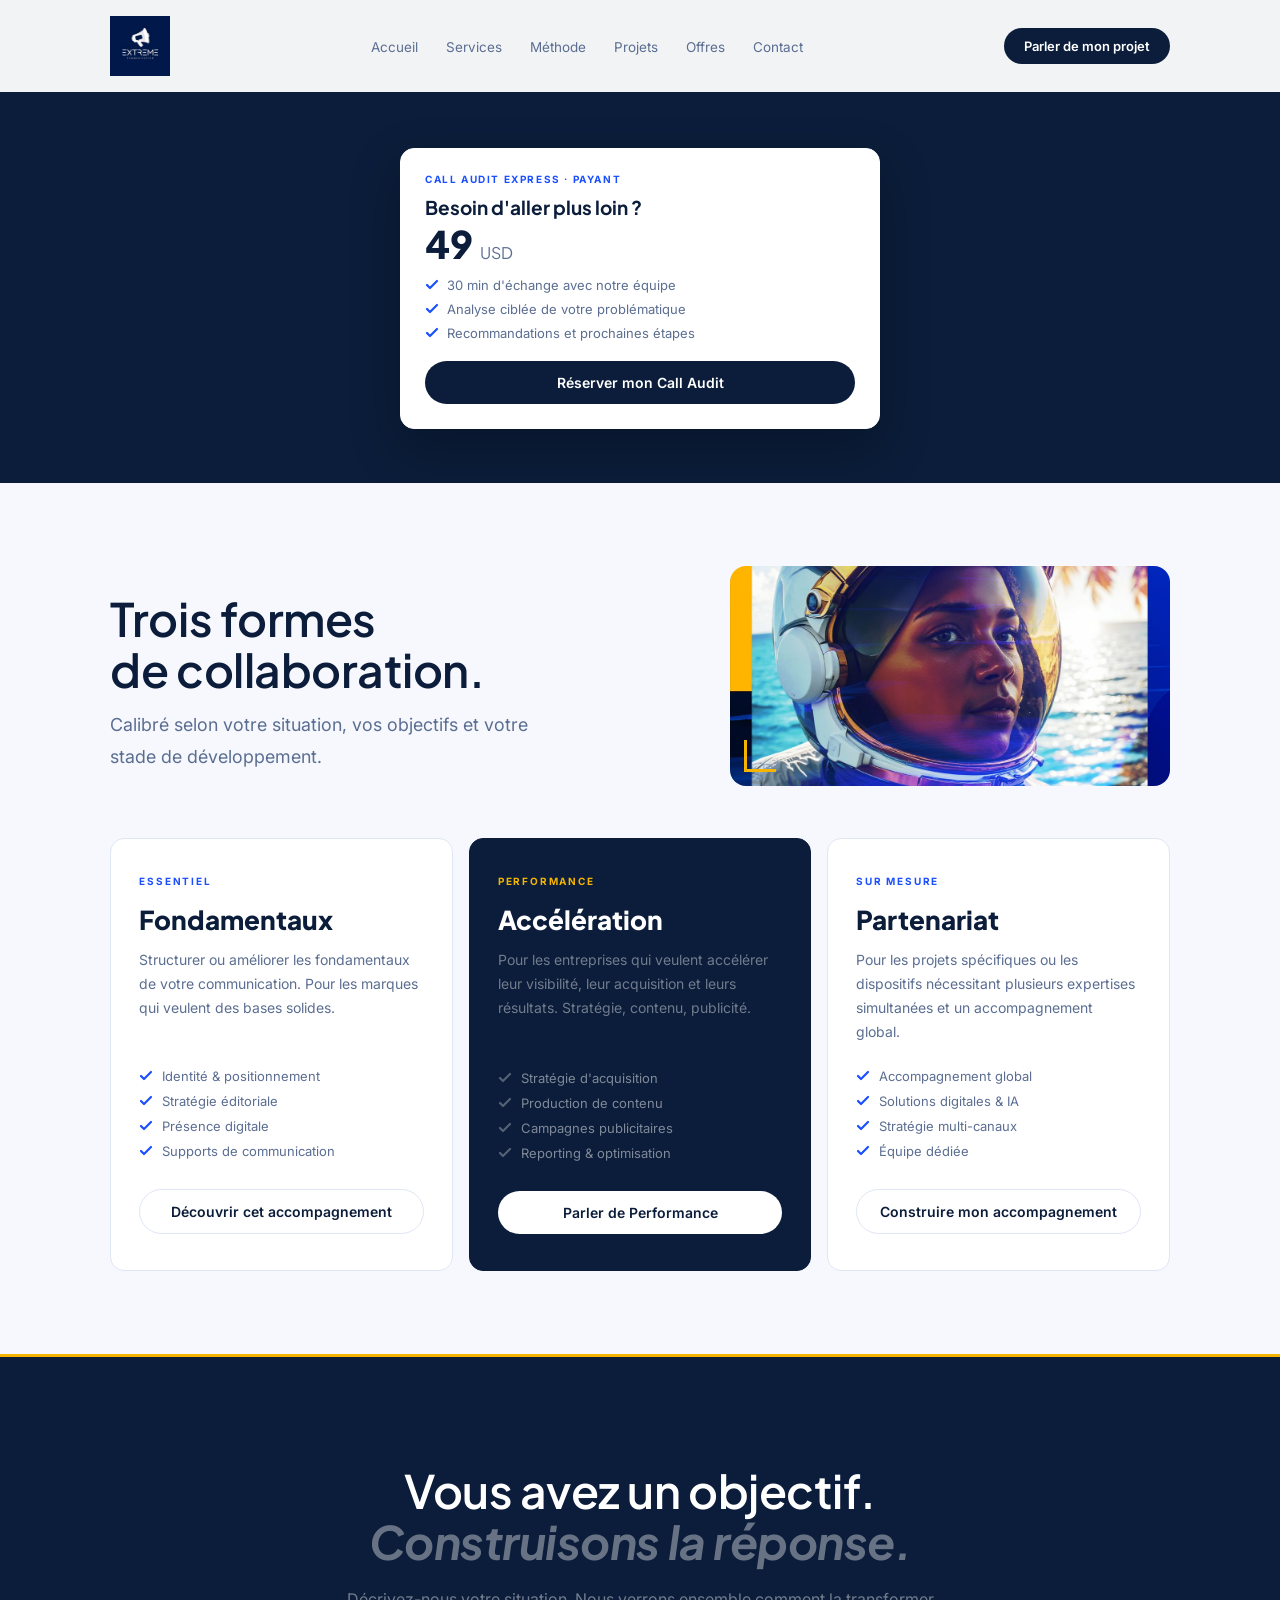
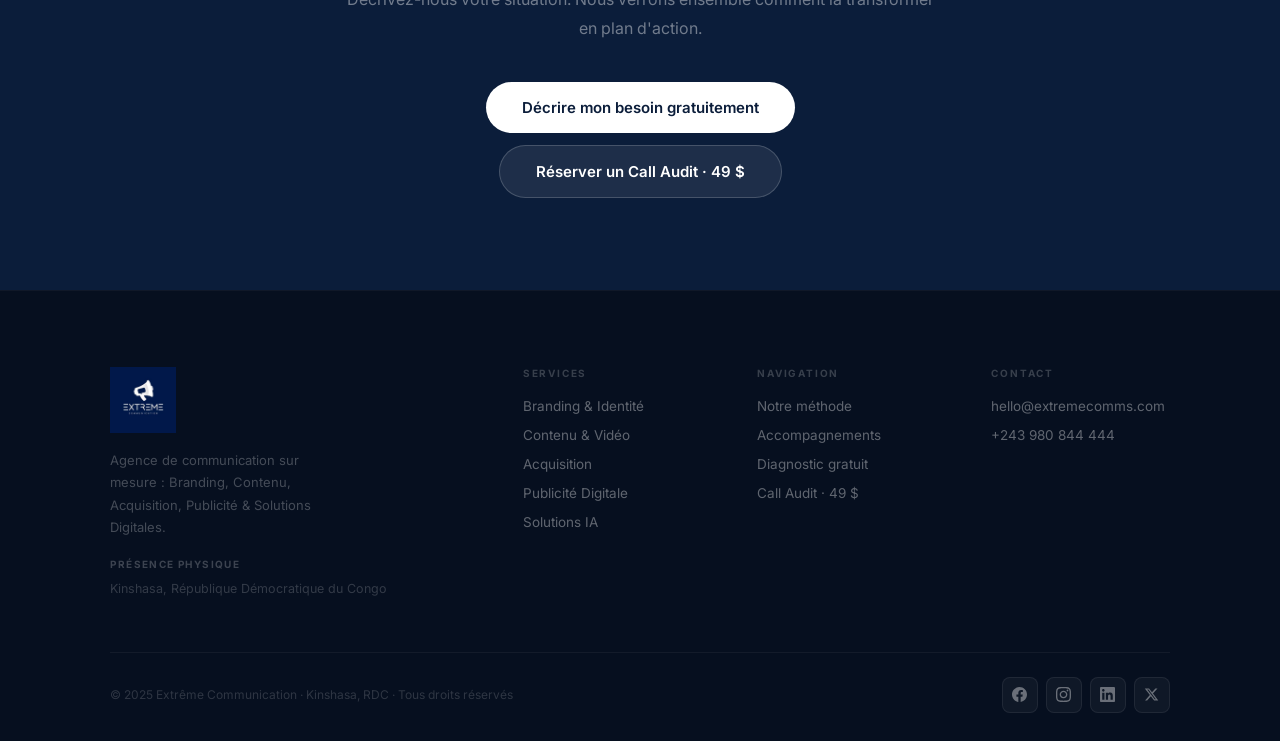
<file: offres.html>
<!DOCTYPE html>
<html lang="fr">
<head>
<meta charset="UTF-8">
<meta name="viewport" content="width=device-width, initial-scale=1.0">
<title>Offres & Tarifs · Extrême Communication</title>
<meta name="description" content="Trois formes de collaboration avec Extrême Communication : Essentiel, Performance, Sur mesure. Plus un Call Audit Express à 49$.">
<link rel="canonical" href="https://www.extremecomms.com/offres.html">
<meta property="og:title" content="Offres & Tarifs · Extrême Communication">
<meta property="og:description" content="Trois formes de collaboration avec Extrême Communication : Essentiel, Performance, Sur mesure. Plus un Call Audit Express à 49$.">
<meta property="og:url" content="https://www.extremecomms.com/offres.html">
<meta property="og:type" content="website">
<link rel="icon" href="[data-uri]">
<link rel="preconnect" href="https://fonts.googleapis.com">
<link href="https://fonts.googleapis.com/css2?family=Plus+Jakarta+Sans:wght@300;400;500;600;700;800&family=Inter:wght@300;400;500;600&display=swap" rel="stylesheet">
<link rel="preconnect" href="https://api.fontshare.com">
<link href="https://api.fontshare.com/v2/css?f[]=clash-display@400,500,600,700&display=swap" rel="stylesheet">
<style>
*,*::before,*::after{margin:0;padding:0;box-sizing:border-box}
html{scroll-behavior:smooth;font-size:16px}
:root{
  --ink:#0B1D3A;
  --ink2:#152D58;
  --blue:#1A4FFF;
  --blue-lt:#EBF1FF;
  --yellow:#F4B400;
  --yellow-dark:#9A6B00;
  --white:#FFFFFF;
  --off:#F6F8FD;
  --bd:#DFE6F4;
  --muted:#5B6E92;
  --faint:#9BAAC4;
  --display:'Plus Jakarta Sans',system-ui,sans-serif;
  --clash:'Clash Display','Plus Jakarta Sans',system-ui,sans-serif;
  --body:'Inter',system-ui,sans-serif;
  --gx:clamp(20px,5.5vw,80px);
  --nav-h:clamp(72px,9vw,92px);
}
body{font-family:var(--body);background:var(--white);color:var(--ink);-webkit-font-smoothing:antialiased;overflow-x:hidden}
img{display:block;max-width:100%}
a{color:inherit;text-decoration:none}
::selection{background:var(--ink);color:#fff}

/* ── TYPOGRAPHY ── */
.d-xl{
  font-family:var(--clash);
  font-size:clamp(38px,6.6vw,84px);
  font-weight:600;
  line-height:1.02;
  letter-spacing:-0.02em;
  color:var(--ink);
}
.d-xl em{font-style:normal;color:var(--blue)}
.d-lg{
  font-family:var(--clash);
  font-size:clamp(28px,3.6vw,48px);
  font-weight:600;
  line-height:1.1;
  letter-spacing:-0.01em;
  color:var(--ink);
}
.d-lg em{font-style:italic;font-weight:700;color:var(--ink2)}
.d-md{font-family:var(--display);font-size:clamp(22px,2.5vw,32px);font-weight:700;line-height:1.15;letter-spacing:-0.02em;color:var(--ink)}
.eyebrow{font-family:var(--body);font-size:11px;font-weight:600;letter-spacing:.2em;text-transform:uppercase;color:var(--faint)}
.eyebrow-b{color:var(--blue)}
.lead{font-size:clamp(15px,1.4vw,18px);line-height:1.78;color:var(--muted)}
.copy{font-size:14px;line-height:1.72;color:var(--muted)}

/* ── LAYOUT ── */
.w{max-width:1200px;margin:0 auto;padding:0 var(--gx)}
.sec{padding:clamp(52px,6.5vw,88px) 0}
.first-sec{padding-top:calc(var(--nav-h) + clamp(32px,5vw,56px)) !important}
.sec-sm{padding:clamp(36px,4.2vw,56px) 0}

/* ── BUTTONS ── */
.btn{
  display:inline-flex;align-items:center;gap:10px;
  padding:13px 26px;border-radius:100px;border:none;
  font-family:var(--body);font-size:14px;font-weight:600;
  cursor:pointer;transition:all .3s cubic-bezier(.16,1,.3,1);white-space:nowrap;
}
.btn:active{transform:scale(.96)}
.btn svg{width:15px;height:15px;flex-shrink:0;transition:transform .3s cubic-bezier(.16,1,.3,1);stroke:currentColor;fill:none;stroke-width:1.8;stroke-linecap:round;stroke-linejoin:round}
.btn:hover svg{transform:translate(2px,-2px)}
.btn-ink{background:var(--ink);color:#fff}
.btn-ink:hover{background:var(--ink2);box-shadow:0 8px 24px rgba(11,29,58,.24);transform:translateY(-1px)}
.btn-bd{background:transparent;color:var(--ink);border:1.5px solid var(--bd)}
.btn-bd:hover{border-color:var(--ink)}
.btn-blue{background:var(--blue);color:#fff}
.btn-blue:hover{opacity:.88;box-shadow:0 8px 24px rgba(26,79,255,.3);transform:translateY(-1px)}
.btn-w{background:#fff;color:var(--ink)}
.btn-w:hover{background:var(--blue-lt)}
.btn-ghost{background:rgba(255,255,255,.08);color:#fff;border:1.5px solid rgba(255,255,255,.18)}
.btn-ghost:hover{background:rgba(255,255,255,.16)}
.btn-full{width:100%;justify-content:center}
.btn-lg{padding:16px 36px;font-size:15px}

/* ── NAV ── */
#nav{
  position:fixed;top:0;left:0;right:0;z-index:300;
  height:var(--nav-h);background:rgba(255,255,255,.95);
  backdrop-filter:blur(18px);
  border-bottom:1px solid transparent;
  transition:border-color .3s,box-shadow .3s;
}
#nav.on{border-color:var(--bd);box-shadow:0 2px 20px rgba(11,29,58,.06)}
.nav-in{display:flex;align-items:center;justify-content:space-between;height:var(--nav-h)}
.nav-logo{display:flex;align-items:center}
.nav-logo img{height:clamp(40px,5.4vw,60px);width:auto;object-fit:contain;transition:height .3s}
.nav-links{display:flex;gap:28px;list-style:none}
.nav-links a{font-size:13.5px;font-weight:400;color:var(--muted);transition:color .18s}
.nav-links a:hover{color:var(--ink)}
.nav-r{display:flex;align-items:center;gap:10px}
.lang-sw{display:flex;align-items:center;border:1.5px solid var(--bd);border-radius:100px;padding:3px;gap:2px}
.lang-btn{font-size:11.5px;font-weight:700;letter-spacing:.03em;color:var(--muted);background:none;border:none;padding:5px 11px;border-radius:100px;cursor:pointer;transition:all .25s cubic-bezier(.16,1,.3,1)}
.lang-btn.active{background:var(--ink);color:#fff}
.lang-btn:not(.active):hover{color:var(--ink)}
.lang-sw-mm{align-self:flex-start;margin:4px 0 20px}
.lang-sw-mm .lang-btn{font-size:13px;padding:8px 16px}
.nav-pill{
  font-size:13px;font-weight:500;color:var(--blue);
  padding:7px 16px;border-radius:100px;
  border:1.5px solid rgba(26,79,255,.2);transition:all .2s;
}
.nav-pill:hover{background:rgba(26,79,255,.06);border-color:var(--blue)}
.nav-cta{padding:10px 20px;font-size:13px}

/* Hamburger */
.hbg{display:none;background:none;border:none;cursor:pointer;padding:5px;line-height:0}
.hbg svg{display:block;width:24px;height:24px}

/* ── MOBILE MENU ── */
#mm{
  display:none;position:fixed;top:var(--nav-h);left:0;right:0;bottom:0;
  background:#fff;z-index:299;
  padding:28px var(--gx) 40px;
  flex-direction:column;overflow-y:auto;
}
#mm.open{display:flex}
.mm-links{display:flex;flex-direction:column;gap:0;margin-bottom:36px}
.mm-links a{
  display:block;padding:17px 0;
  border-bottom:1px solid var(--bd);
  font-family:var(--display);font-size:20px;font-weight:700;color:var(--ink);
  transition:color .18s;
}
.mm-links a:hover{color:var(--blue)}
.mm-btns{display:flex;flex-direction:column;gap:12px}

/* ── HERO ── */
#hero{
  padding-top:var(--nav-h);background:var(--white);
  min-height:100vh;display:flex;align-items:center;
  position:relative;overflow:hidden;
}
section,footer{scroll-margin-top:var(--nav-h)}

.hero-inner-2col{
  display:grid;grid-template-columns:1fr .85fr;
  gap:clamp(32px,5vw,72px);align-items:center;
  padding:clamp(32px,5.5vw,72px) 0;
  position:relative;z-index:1;
}
.hero-title{margin-bottom:18px}
.hero-sub{max-width:520px;margin-bottom:28px}
.hero-btns{display:flex;align-items:center;gap:26px;flex-wrap:wrap}
.hero-photo{
  position:relative;border-radius:18px;overflow:hidden;aspect-ratio:4/5;max-height:560px;
  box-shadow:0 0 0 rgba(11,29,58,0);
  animation:heroPhotoIn 1.2s cubic-bezier(.16,1,.3,1) both,heroPhotoShadow 1.4s ease both;
  animation-delay:.15s,.3s;
}
.hero-photo img{width:100%;height:100%;object-fit:cover;display:block;animation:heroPhotoZoom 1.8s cubic-bezier(.16,1,.3,1) both;animation-delay:.15s}
.hero-photo::after{
  content:'';position:absolute;inset:0;pointer-events:none;
  background:linear-gradient(200deg,rgba(26,79,255,.28),rgba(11,29,58,0) 45%);
  opacity:0;animation:heroPhotoGlow 1.6s ease both;animation-delay:.5s;
}
@keyframes heroPhotoIn{from{opacity:0;transform:translateY(28px) scale(.95) rotate(-1.2deg)}to{opacity:1;transform:translateY(0) scale(1) rotate(0)}}
@keyframes heroPhotoZoom{from{transform:scale(1.15)}to{transform:scale(1)}}
@keyframes heroPhotoShadow{from{box-shadow:0 0 0 rgba(11,29,58,0)}to{box-shadow:0 30px 60px -20px rgba(11,29,58,.35)}}
@keyframes heroPhotoGlow{from{opacity:0}to{opacity:1}}

/* ── CLIENTS ── */
#clients{background:var(--off);border-top:1px solid var(--bd);border-bottom:1px solid var(--bd)}
.cl-inner{display:flex;flex-direction:column;align-items:center;gap:36px}
.cl-row{
  display:grid;grid-template-columns:repeat(4,1fr);gap:20px;width:100%;
}
.cl-item{
  background:#fff;border:1.5px solid var(--bd);border-radius:16px;
  display:flex;align-items:center;justify-content:center;
  height:132px;padding:26px;transition:border-color .25s,box-shadow .25s,transform .25s;
  min-width:0;
}
.cl-item:hover{border-color:var(--yellow);box-shadow:0 10px 30px rgba(11,29,58,.08);transform:translateY(-3px)}
.cl-item img{max-height:82px;max-width:100%;width:auto;object-fit:contain;filter:grayscale(100%);opacity:.75;transition:transform .4s cubic-bezier(.16,1,.3,1),filter .35s ease,opacity .35s ease}
.cl-item:hover img{transform:scale(1.08);filter:grayscale(0%);opacity:1}

/* ── PROBLEM ── */
.prob-layout{display:grid;grid-template-columns:1fr 1fr;gap:clamp(40px,5vw,72px);align-items:start}
.prob-head{position:sticky;top:88px}
.prob-lead{margin-top:20px;max-width:420px}
.prob-line{width:40px;height:2px;background:var(--blue);border-radius:1px;margin:28px 0}
.prob-quote{font-family:var(--display);font-size:clamp(17px,1.8vw,22px);font-weight:700;font-style:italic;color:var(--ink);line-height:1.35}
.prob-cards{display:flex;flex-direction:column;gap:14px}
.pc{
  padding:28px;border:1.5px solid var(--bd);border-radius:14px;
  transition:all .25s;position:relative;overflow:hidden;
}
.pc::before{content:'';position:absolute;top:0;left:0;width:3px;height:0;background:var(--blue);border-radius:2px;transition:height .3s}
.pc:hover{border-color:rgba(26,79,255,.22);transform:translateY(-2px);box-shadow:0 10px 36px rgba(11,29,58,.07)}
.pc:hover::before{height:100%}
.pc-icon{display:flex;align-items:center;justify-content:center;width:40px;height:40px;border-radius:10px;background:var(--blue-lt);margin-bottom:16px}
.pc-icon svg{width:20px;height:20px;stroke:var(--blue);fill:none;stroke-width:1.8;stroke-linecap:round;stroke-linejoin:round}
.pc-title{font-family:var(--display);font-size:16px;font-weight:700;color:var(--ink);margin-bottom:8px}
.prob-cta{margin-top:44px;text-align:center}

/* ── APPROACH ── */
#methode{background:var(--ink)}
.ap-head{margin-bottom:56px}
.ap-head .eyebrow{color:rgba(255,255,255,.3)}
.ap-title{color:#fff;margin-top:14px}
.ap-title em{color:rgba(255,255,255,.38)}
.ap-sub{color:rgba(255,255,255,.4);margin-top:14px;max-width:420px}
.ap-grid{
  display:grid;grid-template-columns:repeat(4,1fr);
  border:1px solid rgba(255,255,255,.07);border-radius:14px;overflow:hidden;
}
.ap-step{padding:36px 26px;border-right:1px solid rgba(255,255,255,.07);transition:background .22s}
.ap-step:last-child{border-right:none}
.ap-step:hover{background:rgba(255,255,255,.03)}
.ap-n{font-family:var(--display);font-size:56px;font-weight:800;color:rgba(255,255,255,.06);line-height:1;margin-bottom:18px}
.ap-dash{width:28px;height:2px;background:var(--blue);border-radius:1px;margin-bottom:18px}
.ap-name{font-family:var(--display);font-size:19px;font-weight:700;color:#fff;margin-bottom:10px}
.ap-copy{font-size:13.5px;line-height:1.7;color:rgba(255,255,255,.38)}
.ap-photo{position:relative;margin-top:20px;border-radius:14px;overflow:hidden;border:1px solid rgba(255,255,255,.07)}
.ap-photo img{width:100%;max-height:340px;object-fit:cover;display:block;transition:transform .6s cubic-bezier(.16,1,.3,1)}
.ap-photo:hover img{transform:scale(1.06)}

/* ── ABOUT ── */
.about-grid{display:block}
.about-text{max-width:640px}
.about-photos{display:block}
.about-photo{border-radius:14px;overflow:hidden;background:var(--off);height:100%;min-height:360px}
.about-photo img{width:100%;height:100%;object-fit:cover;display:block;transition:transform .5s}
.about-photo:hover img{transform:scale(1.05)}

/* ── EXPERTISE ── */
.exp-head{margin-bottom:56px}
.exp-list{display:flex;flex-direction:column}
.ei{
  display:grid;grid-template-columns:200px 1fr;
  gap:40px;align-items:start;
  padding:36px 32px;margin:0 -32px;border-top:1.5px solid var(--bd);
  border-radius:14px;
  transition:background .25s;
}
.ei:last-child{border-bottom:1.5px solid var(--bd)}
.ei:hover{background:var(--ink)}
.ei:hover .ei-icon svg{stroke:var(--yellow)}
.ei:hover .ei-name{color:#fff}
.ei:hover .ei-pitch{color:rgba(255,255,255,.55)}
.ei:hover .ei-tag{color:rgba(255,255,255,.7);border-color:rgba(255,255,255,.18);background:rgba(255,255,255,.06)}
.ei-icon{width:40px;height:40px;display:flex;align-items:center;justify-content:center;margin-bottom:14px;margin-left:-2px}
.ei-icon svg{width:30px;height:30px;stroke:var(--blue);fill:none;stroke-width:1.5;stroke-linecap:round;stroke-linejoin:round;transition:stroke .25s}
.ei-name{font-family:var(--display);font-size:20px;font-weight:700;color:var(--ink);transition:color .25s}
.ei-pitch{font-size:14.5px;line-height:1.72;color:var(--muted);margin-bottom:16px;max-width:440px;transition:color .25s}
.ei-tags{display:flex;flex-wrap:wrap;gap:7px}
.ei-tag{font-size:12px;color:var(--muted);padding:4px 12px;border-radius:100px;background:var(--off);border:1px solid var(--bd);transition:all .25s}
.ei-photo{grid-template-columns:200px 1fr 96px}
.ei-thumb{width:96px;height:96px;border-radius:12px;overflow:hidden;flex-shrink:0;align-self:center}
.ei-thumb img{width:100%;height:100%;object-fit:cover;transition:transform .5s}
.ei:hover .ei-thumb img{transform:scale(1.06)}

/* ── EXPLORE (index bridge cards) ── */
.explore-grid{display:grid;grid-template-columns:repeat(3,1fr);gap:16px}
.explore-card{
  display:flex;flex-direction:column;gap:14px;
  padding:32px 28px;border:1.5px solid var(--bd);border-radius:14px;
  background:#fff;transition:all .3s cubic-bezier(.16,1,.3,1);
  min-width:0;
}
.explore-card:hover{border-color:var(--ink);transform:translateY(-3px);box-shadow:0 12px 36px rgba(11,29,58,.08)}
.explore-eyebrow{font-size:11px;font-weight:700;letter-spacing:.14em;text-transform:uppercase;color:var(--blue)}
.explore-title{font-family:var(--display);font-size:19px;font-weight:700;color:var(--ink);line-height:1.35}
.explore-link{font-size:13.5px;font-weight:600;color:var(--ink);margin-top:auto;padding-top:6px;border-top:1px solid var(--bd)}

/* ── OFFERS ── */
#offers{background:var(--off)}
.off-head{margin-bottom:52px}
.off-head-grid{display:grid;grid-template-columns:1.3fr 1fr;gap:48px;align-items:center;margin-bottom:52px}
.off-head-grid .off-head{margin-bottom:0}
.off-photo{position:relative;border-radius:16px;overflow:hidden;height:220px}
.off-photo img{width:100%;height:100%;object-fit:cover;transition:transform .6s cubic-bezier(.16,1,.3,1)}
.off-photo:hover img{transform:scale(1.07)}
.off-photo::after{content:'';position:absolute;bottom:14px;left:14px;width:32px;height:32px;border-bottom:3px solid var(--yellow);border-left:3px solid var(--yellow)}
.off-grid{display:grid;grid-template-columns:repeat(3,1fr);gap:16px}
.off-card{
  padding:36px 28px;border:1.5px solid var(--bd);border-radius:14px;
  background:#fff;display:flex;flex-direction:column;transition:all .22s;
  min-width:0;
}
.off-card.feat{background:var(--ink);border-color:var(--ink)}
.off-card.feat:hover{transform:translateY(-3px);box-shadow:0 16px 40px rgba(0,0,0,.28)}
.off-card:not(.feat):hover{border-color:var(--ink);transform:translateY(-3px);box-shadow:0 12px 36px rgba(11,29,58,.08)}
.off-pill{font-size:10px;font-weight:700;letter-spacing:.18em;text-transform:uppercase;color:var(--blue);margin-bottom:16px}
.off-card.feat .off-pill{color:var(--yellow)}
.off-name{font-family:var(--display);font-size:26px;font-weight:800;color:var(--ink);margin-bottom:12px}
.off-card.feat .off-name{color:#fff}
.off-desc{font-size:14px;line-height:1.72;color:var(--muted);margin-bottom:24px;flex:1}
.off-card.feat .off-desc{color:rgba(255,255,255,.42)}
.off-features{display:flex;flex-direction:column;gap:9px;margin-bottom:30px}
.off-f{display:flex;align-items:center;gap:9px;font-size:13px;color:var(--muted)}
.off-card.feat .off-f{color:rgba(255,255,255,.48)}
.off-f svg{width:14px;height:14px;stroke:var(--blue);fill:none;stroke-width:2.2;stroke-linecap:round;stroke-linejoin:round;flex-shrink:0}
.off-card.feat .off-f svg{stroke:rgba(255,255,255,.3)}

/* ── DIAGNOSTIC ── */
.diag-grid{display:grid;grid-template-columns:1fr 1.1fr;gap:clamp(40px,6vw,80px);align-items:start}
.diag-l .eyebrow{margin-bottom:16px}
.diag-sub{margin-top:16px;max-width:380px}
.diag-photo{border-radius:14px;overflow:hidden;margin-top:26px;max-width:380px;height:160px}
.diag-photo img{width:100%;height:100%;object-fit:cover;transition:transform .6s cubic-bezier(.16,1,.3,1)}
.diag-photo:hover img{transform:scale(1.07)}
.diag-perks{display:flex;flex-direction:column;margin:28px 0}
.dp{display:flex;align-items:center;gap:12px;padding:14px 0;border-bottom:1px solid var(--bd);font-size:14px;color:var(--muted)}
.dp:first-child{border-top:1px solid var(--bd)}
.dp svg{width:18px;height:18px;stroke:var(--blue);fill:none;stroke-width:1.8;stroke-linecap:round;stroke-linejoin:round;flex-shrink:0}
.audit-box{background:var(--off);border:1.5px solid var(--bd);border-radius:14px;padding:24px}
.audit-banner-inner{max-width:480px;margin:0 auto}
.audit-banner-inner .audit-box{background:#fff;border-color:#fff;box-shadow:0 20px 50px rgba(0,0,0,.25)}
.audit-pill{font-size:10px;font-weight:700;letter-spacing:.16em;text-transform:uppercase;color:var(--blue);margin-bottom:10px}
.audit-h{font-family:var(--display);font-size:19px;font-weight:700;color:var(--ink);margin-bottom:6px}
.audit-price{font-family:var(--display);font-size:38px;font-weight:800;color:var(--ink);line-height:1;margin-bottom:14px}
.audit-price small{font-size:16px;font-weight:400;color:var(--muted)}
.audit-fs{display:flex;flex-direction:column;gap:8px;margin-bottom:20px}
.audit-f{display:flex;align-items:center;gap:8px;font-size:13px;color:var(--muted)}
.audit-f svg{width:14px;height:14px;stroke:var(--blue);fill:none;stroke-width:2.2;stroke-linecap:round;stroke-linejoin:round;flex-shrink:0}

/* Form */
.form-box{background:#fff;border:1.5px solid var(--bd);border-radius:14px;padding:40px}
.form-title{font-family:var(--display);font-size:22px;font-weight:700;color:var(--ink);margin-bottom:4px}
.form-sub{font-size:13.5px;color:var(--muted);margin-bottom:28px}
.fg{margin-bottom:14px}
.fg label{display:block;font-size:10.5px;font-weight:600;letter-spacing:.1em;text-transform:uppercase;color:var(--muted);margin-bottom:6px}
.fg input,.fg select,.fg textarea{
  width:100%;padding:12px 14px;border:1.5px solid var(--bd);border-radius:8px;
  font-family:var(--body);font-size:14px;color:var(--ink);background:var(--off);
  outline:none;transition:border-color .2s,background .2s;-webkit-appearance:none;
}
.fg input:focus,.fg select:focus,.fg textarea:focus{border-color:var(--blue);background:#fff}
.fg input::placeholder,.fg textarea::placeholder{color:var(--faint)}
.fg select{cursor:pointer;color:var(--muted)}
.fg select option{background:#fff;color:var(--ink)}
.fg textarea{height:96px;resize:none}
.fg2{display:grid;grid-template-columns:1fr 1fr;gap:12px}
.fg-ck{display:flex;align-items:flex-start;gap:10px;margin:14px 0}
.fg-ck input[type=checkbox]{width:auto;accent-color:var(--blue);margin-top:3px;flex-shrink:0;cursor:pointer}
.fg-ck label{font-size:13px;color:var(--muted);text-transform:none;letter-spacing:0;font-weight:400;cursor:pointer}
.btn-sub{
  width:100%;padding:15px;background:var(--ink);color:#fff;
  border:none;border-radius:100px;
  font-family:var(--body);font-size:15px;font-weight:600;
  cursor:pointer;transition:all .22s;
}
.btn-sub:hover{background:var(--blue);box-shadow:0 8px 24px rgba(26,79,255,.3)}

/* ── CALL AUDIT MODAL ── */
.audit-modal{
  display:none;position:fixed;inset:0;z-index:500;
  background:rgba(11,29,58,.55);backdrop-filter:blur(4px);
  align-items:flex-start;justify-content:center;
  padding:min(8vh,64px) 20px 40px;overflow-y:auto;
}
.audit-modal.open{display:flex}
.audit-modal-box{
  background:#fff;border-radius:18px;padding:40px;max-width:600px;width:100%;
  position:relative;box-shadow:0 30px 80px rgba(11,29,58,.3);
}
.audit-modal-close{
  position:absolute;top:18px;right:18px;width:34px;height:34px;border-radius:50%;
  border:1.5px solid var(--bd);background:none;display:flex;align-items:center;justify-content:center;
  cursor:pointer;transition:all .2s;
}
.audit-modal-close svg{width:15px;height:15px;stroke:var(--muted);fill:none;stroke-width:2;stroke-linecap:round}
.audit-modal-close:hover{background:var(--ink);border-color:var(--ink)}
.audit-modal-close:hover svg{stroke:#fff}
.audit-modal-pill{font-size:10px;font-weight:700;letter-spacing:.16em;text-transform:uppercase;color:var(--blue);margin-bottom:12px}
.audit-modal-title{font-family:var(--display);font-size:23px;font-weight:700;color:var(--ink);margin-bottom:8px}
.audit-modal-sub{font-size:13.5px;color:var(--muted);line-height:1.55;margin-bottom:26px;max-width:460px}
@media(max-width:640px){
  .audit-modal-box{padding:28px 22px}
  .audit-modal .fg2{grid-template-columns:1fr}
}

/* ── CTA FINAL ── */
#cta{background:var(--ink);text-align:center;padding:clamp(60px,7.5vw,92px) 0;position:relative;overflow:hidden;border-top:3px solid var(--yellow)}
.cta-in{position:relative;z-index:1;max-width:600px;margin:0 auto}
#cta .eyebrow{color:rgba(255,255,255,.28);margin-bottom:22px}
.cta-title{color:#fff;margin-bottom:18px}
.cta-title em{color:rgba(255,255,255,.38)}
.cta-sub{color:rgba(255,255,255,.42);font-size:16px;line-height:1.8;margin-bottom:40px}
.cta-btns{display:flex;gap:12px;justify-content:center;flex-wrap:wrap}

/* ── FOOTER ── */
footer{background:#060F1F;padding:clamp(52px,7vw,76px) 0 28px;border-top:1px solid rgba(255,255,255,.04)}
.ft{display:grid;grid-template-columns:2fr 1fr 1fr 1fr;gap:clamp(28px,5vw,56px);margin-bottom:52px}
.ft-logo img{height:clamp(48px,6vw,66px);width:auto;object-fit:contain;margin-bottom:16px}
.ft-tag{font-size:13px;color:rgba(255,255,255,.25);line-height:1.7;max-width:230px;margin-bottom:20px}
.ft-addr strong{font-size:10px;font-weight:700;letter-spacing:.14em;text-transform:uppercase;color:rgba(255,255,255,.22);display:block;margin-bottom:7px}
.ft-addr p{font-size:12.5px;color:rgba(255,255,255,.18);line-height:1.85}
.ft-col h5{font-size:10px;font-weight:700;letter-spacing:.18em;text-transform:uppercase;color:rgba(255,255,255,.2);margin-bottom:16px}
.ft-col ul{list-style:none;display:flex;flex-direction:column;gap:9px}
.ft-col ul li a{font-size:13.5px;color:rgba(255,255,255,.36);transition:color .18s}
.ft-col ul li a:hover{color:#fff}
.ft-btm{display:flex;justify-content:space-between;align-items:center;padding-top:24px;border-top:1px solid rgba(255,255,255,.05);flex-wrap:wrap;gap:14px}
.ft-copy{font-size:12px;color:rgba(255,255,255,.16)}
.ft-soc{display:flex;gap:8px}
.soc{
  width:36px;height:36px;border-radius:8px;
  background:rgba(255,255,255,.04);border:1px solid rgba(255,255,255,.07);
  display:flex;align-items:center;justify-content:center;transition:all .22s;
}
.soc:hover{background:var(--blue);border-color:var(--blue)}
.soc svg{width:15px;height:15px;fill:rgba(255,255,255,.38);transition:fill .2s}
.soc:hover svg{fill:#fff}

/* ── REVEAL ANIMATION ── */
.rv{opacity:0;transform:translateY(20px);transition:opacity .7s cubic-bezier(.16,1,.3,1),transform .7s cubic-bezier(.16,1,.3,1)}
.rv.in{opacity:1;transform:none}
.rg>*{opacity:0;transform:translateY(18px);transition:opacity .65s cubic-bezier(.16,1,.3,1),transform .65s cubic-bezier(.16,1,.3,1)}
.rg.in>*:nth-child(1){opacity:1;transform:none;transition-delay:0ms}
.rg.in>*:nth-child(2){opacity:1;transform:none;transition-delay:70ms}
.rg.in>*:nth-child(3){opacity:1;transform:none;transition-delay:140ms}
.rg.in>*:nth-child(4){opacity:1;transform:none;transition-delay:210ms}
.rg.in>*:nth-child(5){opacity:1;transform:none;transition-delay:280ms}
.rg.in>*:nth-child(6){opacity:1;transform:none;transition-delay:350ms}
.rg.in>*:nth-child(7){opacity:1;transform:none;transition-delay:420ms}

/* ── RESPONSIVE ── */
@media(max-width:1040px){
  .nav-links,.nav-pill,.nav-cta,.nav-r .lang-sw{display:none}
  .hbg{display:flex;align-items:center;justify-content:center}
  .hero-sub{max-width:100%}
  .prob-layout{grid-template-columns:1fr}
  .about-grid{grid-template-columns:1fr;gap:32px}
  .about-photos{order:-1}
  .about-photo{min-height:240px}
  .prob-head{position:static}
  .ei{grid-template-columns:1fr;gap:14px;margin:0;padding:28px 0}
  .ei-thumb{display:none}
  .ei-arr{display:none}
  .off-grid{grid-template-columns:1fr}
  .off-head-grid{grid-template-columns:1fr;gap:24px}
  .off-photo{height:180px}
  .diag-grid{grid-template-columns:1fr;gap:44px}
  .ft{grid-template-columns:1fr 1fr;gap:32px}
  .ap-grid{grid-template-columns:1fr 1fr}
  .ap-step{border-bottom:1px solid rgba(255,255,255,.07)}
  .cl-row{grid-template-columns:repeat(3,1fr)}
  .explore-grid{grid-template-columns:1fr}
}
@media(max-width:640px){
  :root{--gx:18px}
  .btn{width:100%}
  .hero-btns{flex-direction:column}
  .hero-inner-2col{grid-template-columns:1fr;gap:32px}
  .hero-photo{aspect-ratio:16/10;max-height:320px;order:-1}
  .hero-btns .btn{justify-content:center}
  .prob-cards{gap:10px}
  .ap-grid{grid-template-columns:1fr}
  .ap-step:last-child{border-bottom:none}
  .cl-row{grid-template-columns:repeat(2,1fr)}
  .cl-item{height:104px;padding:18px}
  .cl-item img{max-height:60px}
  .cl-item:nth-child(4n){border-right:1px solid var(--bd)}
  .cl-item:nth-child(3n){border-right:none}
  .ft{grid-template-columns:1fr}
  .ft-btm{flex-direction:column;text-align:center}
  .cta-btns{flex-direction:column;align-items:center}
  .fg2{grid-template-columns:1fr}
}

</style>
</head>
<body>
<nav id="nav">
  <div class="w nav-in">
    <a href="index.html" class="nav-logo"><img src="[data-uri]" alt="Extrême Communication"></a>
    <ul class="nav-links">
      <li><a href="index.html">Accueil</a></li>
      <li><a href="expertises.html">Services</a></li>
      <li><a href="a-propos.html#methode">Méthode</a></li>
      <li><a href="projets.html">Projets</a></li>
      <li><a href="offres.html">Offres</a></li>
      <li><a href="contact.html">Contact</a></li>
    </ul>
    <div class="nav-r">
      <a href="contact.html" class="btn btn-ink nav-cta">Parler de mon projet</a>
    </div>
    <button class="hbg" id="hbg" aria-label="Menu">
      <svg id="hico" viewBox="0 0 24 24" fill="none" stroke="#0B1D3A" stroke-width="1.6" stroke-linecap="round">
        <line x1="3" y1="7" x2="21" y2="7"/>
        <line x1="3" y1="12" x2="21" y2="12"/>
        <line x1="3" y1="17" x2="21" y2="17"/>
      </svg>
    </button>
  </div>
</nav>

<div id="mm">
  <nav class="mm-links">
    <a href="index.html">Accueil</a>
    <a href="expertises.html">Services</a>
    <a href="a-propos.html#methode">Notre méthode</a>
    <a href="projets.html">Nos projets</a>
    <a href="offres.html">Offres & Tarifs</a>
    <a href="contact.html">Démarrer un projet</a>
    <a href="#" onclick="event.preventDefault();closeMenu();openAudit()">Call Audit · 49 $</a>
  </nav>
  <div class="mm-btns">
    <a href="contact.html" class="btn btn-ink btn-full btn-lg">Parler de mon projet</a>
    <a href="contact.html" class="btn btn-bd btn-full btn-lg">Diagnostic gratuit</a>
  </div>
</div>

<!-- ═══ CALL AUDIT BANNER ═══ -->
<section id="audit-banner" class="sec-sm first-sec" style="background:var(--ink)">
  <div class="w">
    <div class="audit-banner-inner rv">
        <div class="audit-box">
          <div class="audit-pill">Call Audit Express · Payant</div>
          <div class="audit-h">Besoin d'aller plus loin ?</div>
          <div class="audit-price">49 <small>USD</small></div>
          <div class="audit-fs">
            <div class="audit-f"><svg viewBox="0 0 14 14"><polyline points="2,7 5,10 12,3"/></svg>30 min d'échange avec notre équipe</div>
            <div class="audit-f"><svg viewBox="0 0 14 14"><polyline points="2,7 5,10 12,3"/></svg>Analyse ciblée de votre problématique</div>
            <div class="audit-f"><svg viewBox="0 0 14 14"><polyline points="2,7 5,10 12,3"/></svg>Recommandations et prochaines étapes</div>
          </div>
          <button type="button" class="btn btn-ink btn-full" onclick="openAudit()">Réserver mon Call Audit</button>
        </div>
    </div>
  </div>
</section>

<!-- ═══ OFFERS ═══ -->
<section id="offers" class="sec">
  <div class="w">
    <div class="off-head-grid">
      <div class="off-head rv">
        <h1 class="d-lg" style="margin-top:14px" data-i18n-html="offers.title">Trois formes<br>de collaboration.</h1>
        <p class="lead" style="margin-top:14px;max-width:460px">Calibré selon votre situation, vos objectifs et votre stade de développement.</p>
      </div>
      <div class="off-photo rv">
        <img src="[data-uri]" alt="Extrême Communication — ambition créative">
      </div>
    </div>
    <div class="off-grid rg">
      <div class="off-card">
        <div class="off-pill">Essentiel</div>
        <div class="off-name">Fondamentaux</div>
        <p class="off-desc">Structurer ou améliorer les fondamentaux de votre communication. Pour les marques qui veulent des bases solides.</p>
        <div class="off-features">
          <div class="off-f"><svg viewBox="0 0 14 14"><polyline points="2,7 5,10 12,3"/></svg>Identité & positionnement</div>
          <div class="off-f"><svg viewBox="0 0 14 14"><polyline points="2,7 5,10 12,3"/></svg>Stratégie éditoriale</div>
          <div class="off-f"><svg viewBox="0 0 14 14"><polyline points="2,7 5,10 12,3"/></svg>Présence digitale</div>
          <div class="off-f"><svg viewBox="0 0 14 14"><polyline points="2,7 5,10 12,3"/></svg>Supports de communication</div>
        </div>
        <a href="contact.html" class="btn btn-bd btn-full">Découvrir cet accompagnement</a>
      </div>
      <div class="off-card feat">
        <div class="off-pill">Performance</div>
        <div class="off-name">Accélération</div>
        <p class="off-desc">Pour les entreprises qui veulent accélérer leur visibilité, leur acquisition et leurs résultats. Stratégie, contenu, publicité.</p>
        <div class="off-features">
          <div class="off-f"><svg viewBox="0 0 14 14"><polyline points="2,7 5,10 12,3"/></svg>Stratégie d'acquisition</div>
          <div class="off-f"><svg viewBox="0 0 14 14"><polyline points="2,7 5,10 12,3"/></svg>Production de contenu</div>
          <div class="off-f"><svg viewBox="0 0 14 14"><polyline points="2,7 5,10 12,3"/></svg>Campagnes publicitaires</div>
          <div class="off-f"><svg viewBox="0 0 14 14"><polyline points="2,7 5,10 12,3"/></svg>Reporting & optimisation</div>
        </div>
        <a href="contact.html" class="btn btn-w btn-full">Parler de Performance</a>
      </div>
      <div class="off-card">
        <div class="off-pill">Sur mesure</div>
        <div class="off-name">Partenariat</div>
        <p class="off-desc">Pour les projets spécifiques ou les dispositifs nécessitant plusieurs expertises simultanées et un accompagnement global.</p>
        <div class="off-features">
          <div class="off-f"><svg viewBox="0 0 14 14"><polyline points="2,7 5,10 12,3"/></svg>Accompagnement global</div>
          <div class="off-f"><svg viewBox="0 0 14 14"><polyline points="2,7 5,10 12,3"/></svg>Solutions digitales & IA</div>
          <div class="off-f"><svg viewBox="0 0 14 14"><polyline points="2,7 5,10 12,3"/></svg>Stratégie multi-canaux</div>
          <div class="off-f"><svg viewBox="0 0 14 14"><polyline points="2,7 5,10 12,3"/></svg>Équipe dédiée</div>
        </div>
        <a href="contact.html" class="btn btn-bd btn-full">Construire mon accompagnement</a>
      </div>
    </div>
  </div>
</section>

<!-- ═══ CTA FINAL ═══ -->
<section id="cta">
  <div class="w">
    <div class="cta-in rv">
      <h2 class="d-lg cta-title" style="margin-top:16px" data-i18n-html="cta.title">Vous avez un objectif.<br><em>Construisons la réponse.</em></h2>
      <p class="cta-sub" data-i18n="cta.lead">Décrivez-nous votre situation. Nous verrons ensemble comment la transformer en plan d'action.</p>
      <div class="cta-btns">
        <a href="contact.html" class="btn btn-w btn-lg" data-i18n="cta.btn1">Décrire mon besoin gratuitement</a>
        <button type="button" class="btn btn-ghost btn-lg" onclick="openAudit()" data-i18n="cta.btn2">Réserver un Call Audit · 49 $</button>
      </div>
    </div>
  </div>
</section>


<footer>
  <div class="w">
    <div class="ft">
      <div>
        <div class="ft-logo"><img src="[data-uri]" alt="Extrême Communication"></div>
        <p class="ft-tag" data-i18n="ft.tag">Agence de communication sur mesure : Branding, Contenu, Acquisition, Publicité & Solutions Digitales.</p>
        <div class="ft-addr">
          <strong data-i18n="ft.addr">Présence physique</strong>
          <p>Kinshasa, République Démocratique du Congo</p>
        </div>
      </div>
      <div class="ft-col">
        <h5 data-i18n="ft.h.services">Services</h5>
        <ul>
          <li><a href="expertises.html#branding" data-i18n="ft.s1">Branding & Identité</a></li>
          <li><a href="expertises.html#contenu" data-i18n="ft.s2">Contenu & Vidéo</a></li>
          <li><a href="expertises.html#acquisition" data-i18n="ft.s3">Acquisition</a></li>
          <li><a href="expertises.html#publicite" data-i18n="ft.s4">Publicité Digitale</a></li>
          <li><a href="expertises.html#digital" data-i18n="ft.s5">Solutions IA</a></li>
        </ul>
      </div>
      <div class="ft-col">
        <h5 data-i18n="ft.h.nav">Navigation</h5>
        <ul>
          <li><a href="a-propos.html#methode" data-i18n="ft.n1">Notre méthode</a></li>
          <li><a href="offres.html" data-i18n="ft.n2">Accompagnements</a></li>
          <li><a href="contact.html" data-i18n="ft.n3">Diagnostic gratuit</a></li>
          <li><a href="#" onclick="event.preventDefault();openAudit()" data-i18n="ft.n4">Call Audit · 49 $</a></li>
        </ul>
      </div>
      <div class="ft-col">
        <h5 data-i18n="ft.h.contact">Contact</h5>
        <ul>
          <li><a href="mailto:hello@extremecomms.com">hello@extremecomms.com</a></li>
          <li><a href="tel:+243980844444">+243 980 844 444</a></li>
        </ul>
      </div>
    </div>
    <div class="ft-btm">
      <p class="ft-copy" data-i18n="ft.copy">© 2025 Extrême Communication · Kinshasa, RDC · Tous droits réservés</p>
      <div class="ft-soc">
        <a class="soc" href="https://www.facebook.com/share/1CQBUKB3ys/" target="_blank" rel="noopener" aria-label="Facebook">
          <svg viewBox="0 0 24 24"><path d="M24 12.073c0-6.627-5.373-12-12-12s-12 5.373-12 12c0 5.99 4.388 10.954 10.125 11.854v-8.385H7.078v-3.47h3.047V9.43c0-3.007 1.792-4.669 4.533-4.669 1.312 0 2.686.235 2.686.235v2.953H15.83c-1.491 0-1.956.925-1.956 1.874v2.25h3.328l-.532 3.47h-2.796v8.385C19.612 23.027 24 18.062 24 12.073z"/></svg>
        </a>
        <a class="soc" href="https://www.instagram.com/extreme_communication" target="_blank" rel="noopener" aria-label="Instagram">
          <svg viewBox="0 0 24 24"><path d="M12 2.163c3.204 0 3.584.012 4.85.07 3.252.148 4.771 1.691 4.919 4.919.058 1.265.069 1.645.069 4.849 0 3.205-.012 3.584-.069 4.849-.149 3.225-1.664 4.771-4.919 4.919-1.266.058-1.644.07-4.85.07-3.204 0-3.584-.012-4.849-.07-3.26-.149-4.771-1.699-4.919-4.92-.058-1.265-.07-1.644-.07-4.849 0-3.204.013-3.583.07-4.849.149-3.227 1.664-4.771 4.919-4.919 1.266-.057 1.645-.069 4.849-.069zm0-2.163c-3.259 0-3.667.014-4.947.072-4.358.2-6.78 2.618-6.98 6.98-.059 1.281-.073 1.689-.073 4.948 0 3.259.014 3.668.072 4.948.2 4.358 2.618 6.78 6.98 6.98 1.281.058 1.689.072 4.948.072 3.259 0 3.668-.014 4.948-.072 4.354-.2 6.782-2.618 6.979-6.98.059-1.28.073-1.689.073-4.948 0-3.259-.014-3.667-.072-4.947-.196-4.354-2.617-6.78-6.979-6.98-1.281-.059-1.69-.073-4.949-.073zm0 5.838c-3.403 0-6.162 2.759-6.162 6.162s2.759 6.163 6.162 6.163 6.162-2.759 6.162-6.163c0-3.403-2.759-6.162-6.162-6.162zm0 10.162c-2.209 0-4-1.79-4-4 0-2.209 1.791-4 4-4s4 1.791 4 4c0 2.21-1.791 4-4 4zm6.406-11.845c-.796 0-1.441.645-1.441 1.44s.645 1.44 1.441 1.44c.795 0 1.439-.645 1.439-1.44s-.644-1.44-1.439-1.44z"/></svg>
        </a>
        <a class="soc" href="https://www.linkedin.com/company/extreme-communication-pub/" target="_blank" rel="noopener" aria-label="LinkedIn">
          <svg viewBox="0 0 24 24"><path d="M20.447 20.452h-3.554v-5.569c0-1.328-.027-3.037-1.852-3.037-1.853 0-2.136 1.445-2.136 2.939v5.667H9.351V9h3.414v1.561h.046c.477-.9 1.637-1.85 3.37-1.85 3.601 0 4.267 2.37 4.267 5.455v6.286zM5.337 7.433c-1.144 0-2.063-.926-2.063-2.065 0-1.138.92-2.063 2.063-2.063 1.14 0 2.064.925 2.064 2.063 0 1.139-.925 2.065-2.064 2.065zm1.782 13.019H3.555V9h3.564v11.452zM22.225 0H1.771C.792 0 0 .774 0 1.729v20.542C0 23.227.792 24 1.771 24h20.451C23.2 24 24 23.227 24 22.271V1.729C24 .774 23.2 0 22.222 0h.003z"/></svg>
        </a>
        <a class="soc" href="https://x.com/Extreme_comm" target="_blank" rel="noopener" aria-label="X (Twitter)">
          <svg viewBox="0 0 24 24"><path d="M18.244 2.25h3.308l-7.227 8.26 8.502 11.24H16.17l-5.214-6.817L4.99 21.75H1.68l7.73-8.835L1.254 2.25H8.08l4.713 6.231zm-1.161 17.52h1.833L7.084 4.126H5.117z"/></svg>
        </a>
      </div>
    </div>
  </div>
</footer>

<div class="audit-modal" id="auditModal">
  <div class="audit-modal-box">
    <button type="button" class="audit-modal-close" onclick="closeAudit()" aria-label="Fermer">
      <svg viewBox="0 0 24 24"><line x1="6" y1="6" x2="18" y2="18"/><line x1="18" y1="6" x2="6" y2="18"/></svg>
    </button>
    <div class="audit-modal-pill">Call Audit Express · 49 $</div>
    <h3 class="audit-modal-title">Réserver mon Call Audit</h3>
    <p class="audit-modal-sub">30 minutes d'échange avec notre équipe. Choisissez une date et une heure, nous confirmons le créneau par email ou téléphone.</p>
    <form id="auditForm">
      <input type="hidden" name="_subject" value="Réservation Call Audit Express · 49$">
      <input type="hidden" name="Type de demande" value="Call Audit Express · 49$">
      <input type="hidden" name="_captcha" value="false">
      <input type="hidden" name="_template" value="table">
      <div class="fg2">
        <div class="fg"><label>Nom complet</label><input type="text" name="Nom" placeholder="Votre nom" required></div>
        <div class="fg"><label>Entreprise</label><input type="text" name="Entreprise" placeholder="Votre entreprise"></div>
      </div>
      <div class="fg2">
        <div class="fg"><label>Email</label><input type="email" name="Email" placeholder="votre@email.com" required></div>
        <div class="fg"><label>Téléphone</label><input type="tel" name="Téléphone" placeholder="+243 xxx xxx xxx" required></div>
      </div>
      <div class="fg2">
        <div class="fg"><label>Date souhaitée</label><input type="date" name="Date souhaitée" required></div>
        <div class="fg">
          <label>Heure souhaitée</label>
          <select name="Heure souhaitée" required>
            <option value="">Choisir...</option>
            <option>08:00</option><option>09:00</option><option>10:00</option>
            <option>11:00</option><option>12:00</option><option>13:00</option>
            <option>14:00</option><option>15:00</option><option>16:00</option>
            <option>17:00</option><option>18:00</option>
          </select>
        </div>
      </div>
      <div class="fg"><label>Votre problématique, en quelques mots</label><textarea name="Problématique" placeholder="Ce que vous voulez aborder pendant l'appel..." required></textarea></div>
      <button type="submit" class="btn-sub" id="auditSubmitBtn">Confirmer ma demande de Call Audit</button>
      <p id="auditMsg" style="font-size:12.5px;color:var(--muted);margin-top:12px;display:none"></p>
    </form>
  </div>
</div>


<script>
// ── NAV SCROLL
const nav=document.getElementById('nav');
window.addEventListener('scroll',()=>nav.classList.toggle('on',window.scrollY>36),{passive:true});

// ── MENU MOBILE
const hbg=document.getElementById('hbg');
const hico=document.getElementById('hico');
const mm=document.getElementById('mm');
let open=false;

function openMenu(){
  open=true;mm.style.display='flex';
  hico.innerHTML='<line x1="5" y1="5" x2="19" y2="19"/><line x1="19" y1="5" x2="5" y2="19"/>';
  document.body.style.overflow='hidden';
}
function closeMenu(){
  open=false;mm.style.display='none';
  hico.innerHTML='<line x1="3" y1="7" x2="21" y2="7"/><line x1="3" y1="12" x2="21" y2="12"/><line x1="3" y1="17" x2="21" y2="17"/>';
  document.body.style.overflow='';
}
hbg.addEventListener('click',()=>open?closeMenu():openMenu());
mm.querySelectorAll('a').forEach(a=>a.addEventListener('click',closeMenu));

// ── SMOOTH SCROLL
document.querySelectorAll('a[href^="#"]').forEach(a=>{
  a.addEventListener('click',e=>{
    const t=document.querySelector(a.getAttribute('href'));
    if(t){e.preventDefault();t.scrollIntoView({behavior:'smooth',block:'start'})}
  });
});

// ── REVEAL ON SCROLL
const io=new IntersectionObserver(entries=>{
  entries.forEach(e=>{
    if(e.isIntersecting){e.target.classList.add('in');io.unobserve(e.target)}
  });
},{threshold:.05,rootMargin:'0px 0px -40px 0px'});
document.querySelectorAll('.rv,.rg').forEach(el=>io.observe(el));
// Filet de sécurité : garantit que tout contenu s'affiche même si l'animation ne se déclenche pas
setTimeout(()=>{document.querySelectorAll('.rv,.rg').forEach(el=>el.classList.add('in'))},2500);

// ── FORM MODE (Diagnostic gratuit / Call Audit Express)
// ── FORM SUBMIT (envoi direct par email, sans ouvrir la messagerie)
const leadForm=document.getElementById('leadForm');
const formMsg=document.getElementById('formMsg');
if(leadForm){
leadForm.addEventListener('submit', function(e){
  e.preventDefault();
  const btn=document.getElementById('submitBtn');
  const orig=btn.textContent;
  btn.disabled=true;
  btn.textContent='Envoi en cours...';
  formMsg.style.display='none';

  const data=new FormData(leadForm);
  fetch('https://formsubmit.co/ajax/hello@extremecomms.com', {
    method:'POST',
    headers:{'Accept':'application/json'},
    body:data
  })
  .then(r=>r.json())
  .then(()=>{
    btn.textContent='Message envoyé';
    btn.style.background='#1a7f4f';
    formMsg.textContent='Merci, votre demande a bien été transmise. Nous revenons vers vous rapidement.';
    formMsg.style.display='block';
    leadForm.reset();
    setTimeout(()=>{btn.textContent=orig;btn.style.background='';btn.disabled=false},5000);
  })
  .catch(()=>{
    btn.textContent=orig;
    btn.disabled=false;
    formMsg.textContent='Une erreur est survenue. Vous pouvez nous écrire directement à hello@extremecomms.com.';
    formMsg.style.display='block';
  });
});
}

// ── CALL AUDIT MODAL (formulaire interactif séparé, avec date et heure)
const auditModal=document.getElementById('auditModal');
function openAudit(){
  if(auditModal){auditModal.classList.add('open');document.body.style.overflow='hidden';}
}
function closeAudit(){
  if(auditModal){auditModal.classList.remove('open');document.body.style.overflow='';}
}
if(auditModal){
  auditModal.addEventListener('click', function(e){ if(e.target===auditModal) closeAudit(); });
}
document.addEventListener('keydown', function(e){ if(e.key==='Escape') closeAudit(); });

const auditForm=document.getElementById('auditForm');
const auditMsg=document.getElementById('auditMsg');
if(auditForm){
auditForm.addEventListener('submit', function(e){
  e.preventDefault();
  const btn=document.getElementById('auditSubmitBtn');
  const orig=btn.textContent;
  btn.disabled=true;
  btn.textContent='Envoi en cours...';
  auditMsg.style.display='none';

  const data=new FormData(auditForm);
  fetch('https://formsubmit.co/ajax/hello@extremecomms.com', {
    method:'POST',
    headers:{'Accept':'application/json'},
    body:data
  })
  .then(r=>r.json())
  .then(()=>{
    btn.textContent='Demande envoyée';
    btn.style.background='#1a7f4f';
    auditMsg.textContent='Merci, votre demande de Call Audit a bien été transmise. Nous vous confirmons le créneau par email ou téléphone.';
    auditMsg.style.display='block';
    auditForm.reset();
    setTimeout(()=>{btn.textContent=orig;btn.style.background='';btn.disabled=false;closeAudit();auditMsg.style.display='none'},4000);
  })
  .catch(()=>{
    btn.textContent=orig;
    btn.disabled=false;
    auditMsg.textContent='Une erreur est survenue. Vous pouvez nous écrire directement à hello@extremecomms.com.';
    auditMsg.style.display='block';
  });
});
}

// ── FR / EN LANGUAGE SWITCH ──
const I18N = {"nav.services": ["Services", "Services"], "nav.method": ["Méthode", "Method"], "nav.offers": ["Offres", "Offers"], "nav.contact": ["Contact", "Contact"], "nav.audit": ["Call Audit · 49 $", "Call Audit · $49"], "nav.cta": ["Parler de mon projet", "Talk about my project"], "mm.services": ["Services", "Services"], "mm.method": ["Notre méthode", "Our method"], "mm.offers": ["Offres & Tarifs", "Offers & Pricing"], "mm.start": ["Démarrer un projet", "Start a project"], "mm.audit": ["Call Audit · 49 $", "Call Audit · $49"], "mm.cta": ["Parler de mon projet", "Talk about my project"], "mm.diag": ["Diagnostic gratuit", "Free diagnostic"], "hero.kicker": ["Agence de communication sur mesure", "Bespoke communication agency"], "hero.loc": ["Basée à Kinshasa, RDC", "Based in Kinshasa, DRC"], "hero.title": ["Votre idée<br>mérite plus<br>qu'une belle<br><em>communication.</em>", "Your idea<br>deserves more<br>than a nice-<br><em>looking post.</em>"], "hero.sub": ["Nous construisons avec vous une communication pensée pour votre marque, votre marché et vos objectifs. Pas des posts. Des résultats.", "We build communication designed around your brand, your market and your goals. Not posts. Results."], "hero.cta1": ["Parler de mon projet", "Talk about my project"], "hero.cta2": ["Notre approche", "Our approach"], "clients.eyebrow": ["Ils nous ont fait confiance", "Trusted by"], "prob.eyebrow": ["Ce que nous observons", "What we see"], "prob.title": ["Votre communication doit <em>résoudre quelque chose.</em>", "Your communication needs to <em>solve something.</em>"], "prob.lead": ["Une marque peut être belle sans être claire. Une campagne peut être visible sans générer de demandes.", "A brand can be beautiful without being clear. A campaign can be visible without generating demand."], "prob.quote": ["Notre travail commence par comprendre ce qui doit changer.", "Our work starts by understanding what needs to change."], "ap.eyebrow": ["Notre méthode", "Our method"], "ap.title": ["Pas seulement des prestations.<br><em>Un accompagnement.</em>", "Not just services.<br><em>A partnership.</em>"], "ap.lead": ["Nous pouvons intervenir sur une mission précise ou devenir un véritable partenaire de communication.", "We can step in for a specific task or become a true communication partner."], "exp.eyebrow": ["Nos services", "Our services"], "exp.title": ["Ce que nous construisons<br>avec vous.", "What we build<br>with you."], "diag.eyebrow": ["Démarrer", "Get started"], "diag.title": ["Décrivez-nous votre situation.", "Tell us about your situation."], "diag.lead": ["Nous verrons ensemble comment la transformer en plan d'action concret.", "Together, we'll turn it into a concrete action plan."], "cta.eyebrow": ["Votre prochain projet", "Your next project"], "cta.title": ["Vous avez un objectif.<br><em>Construisons la réponse.</em>", "You have a goal.<br><em>Let's build the answer.</em>"], "cta.lead": ["Décrivez-nous votre situation. Nous verrons ensemble comment la transformer en plan d'action.", "Tell us about your situation. Together, we'll turn it into an action plan."], "cta.btn1": ["Décrire mon besoin gratuitement", "Describe my need for free"], "cta.btn2": ["Réserver un Call Audit · 49 $", "Book a Call Audit · $49"], "ft.tag": ["Agence de communication sur mesure : Branding, Contenu, Acquisition, Publicité & Solutions Digitales.", "Bespoke communication agency: Branding, Content, Acquisition, Advertising & Digital Solutions."], "ft.addr": ["Présence physique", "Physical presence"], "ft.h.services": ["Services", "Services"], "ft.s1": ["Branding & Identité", "Branding & Identity"], "ft.s2": ["Contenu & Vidéo", "Content & Video"], "ft.s3": ["Acquisition", "Acquisition"], "ft.s4": ["Publicité Digitale", "Digital Advertising"], "ft.s5": ["Solutions IA", "AI Solutions"], "ft.h.nav": ["Navigation", "Navigation"], "ft.n1": ["Notre méthode", "Our method"], "ft.n2": ["Accompagnements", "Offers"], "ft.n3": ["Diagnostic gratuit", "Free diagnostic"], "ft.n4": ["Call Audit · 49 $", "Call Audit · $49"], "ft.h.contact": ["Contact", "Contact"], "ft.copy": ["© 2025 Extrême Communication · Kinshasa, RDC · Tous droits réservés", "© 2025 Extrême Communication · Kinshasa, DRC · All rights reserved"], "about.eyebrow": ["Qui nous sommes", "Who we are"], "about.title": ["Une agence à taille humaine,<br><em>une méthode exigeante.</em>", "A human-sized agency,<br><em>a demanding method.</em>"], "about.p1": ["Extrême Communication accompagne des marques et des entreprises qui veulent que leur communication serve un objectif précis, pas seulement qu'elle soit belle. Nous pensons chaque projet comme une réponse à une situation réelle, avant de penser aux outils.", "Extrême Communication works with brands and companies who want their communication to serve a clear purpose, not just look good. We approach every project as an answer to a real situation, before thinking about tools."], "about.p2": ["Branding, contenu, acquisition, publicité et solutions digitales : nos expertises se combinent pour construire une communication cohérente, du positionnement jusqu'aux résultats.", "Branding, content, acquisition, advertising and digital solutions: our expertise combines to build coherent communication, from positioning through to results."], "offers.title": ["Trois formes<br>de collaboration.", "Three ways<br>to collaborate."], "explore.about": ["Découvrir l'agence", "Discover the agency"], "explore.expertise": ["Voir nos expertises", "See our expertise"], "explore.offers-eyebrow": ["Accompagnements", "Support plans"], "explore.offers": ["Voir les offres", "See our offers"]};
function setLang(lang){
  document.documentElement.setAttribute('lang', lang);
  const nodes = document.querySelectorAll('[data-i18n],[data-i18n-html]');
  nodes.forEach(el=>{ el.style.transition='opacity .16s ease'; el.style.opacity='0'; });
  setTimeout(()=>{
    document.querySelectorAll('[data-i18n]').forEach(el=>{
      const key = el.getAttribute('data-i18n');
      if(I18N[key]) el.textContent = I18N[key][lang === 'en' ? 1 : 0];
    });
    document.querySelectorAll('[data-i18n-html]').forEach(el=>{
      const key = el.getAttribute('data-i18n-html');
      if(I18N[key]) el.innerHTML = I18N[key][lang === 'en' ? 1 : 0];
    });
    nodes.forEach(el=>{ el.style.opacity='1'; });
  }, 160);
  document.querySelectorAll('.lang-btn').forEach(b=>{
    b.classList.toggle('active', b.getAttribute('data-lang') === lang);
  });
  try{ localStorage.setItem('ec_lang', lang); }catch(e){}
}
(function(){
  let saved = 'fr';
  try{ saved = localStorage.getItem('ec_lang') || 'fr'; }catch(e){}
  if(saved === 'en') setLang('en');
})();


</script>
</body>
</html>
</file>
